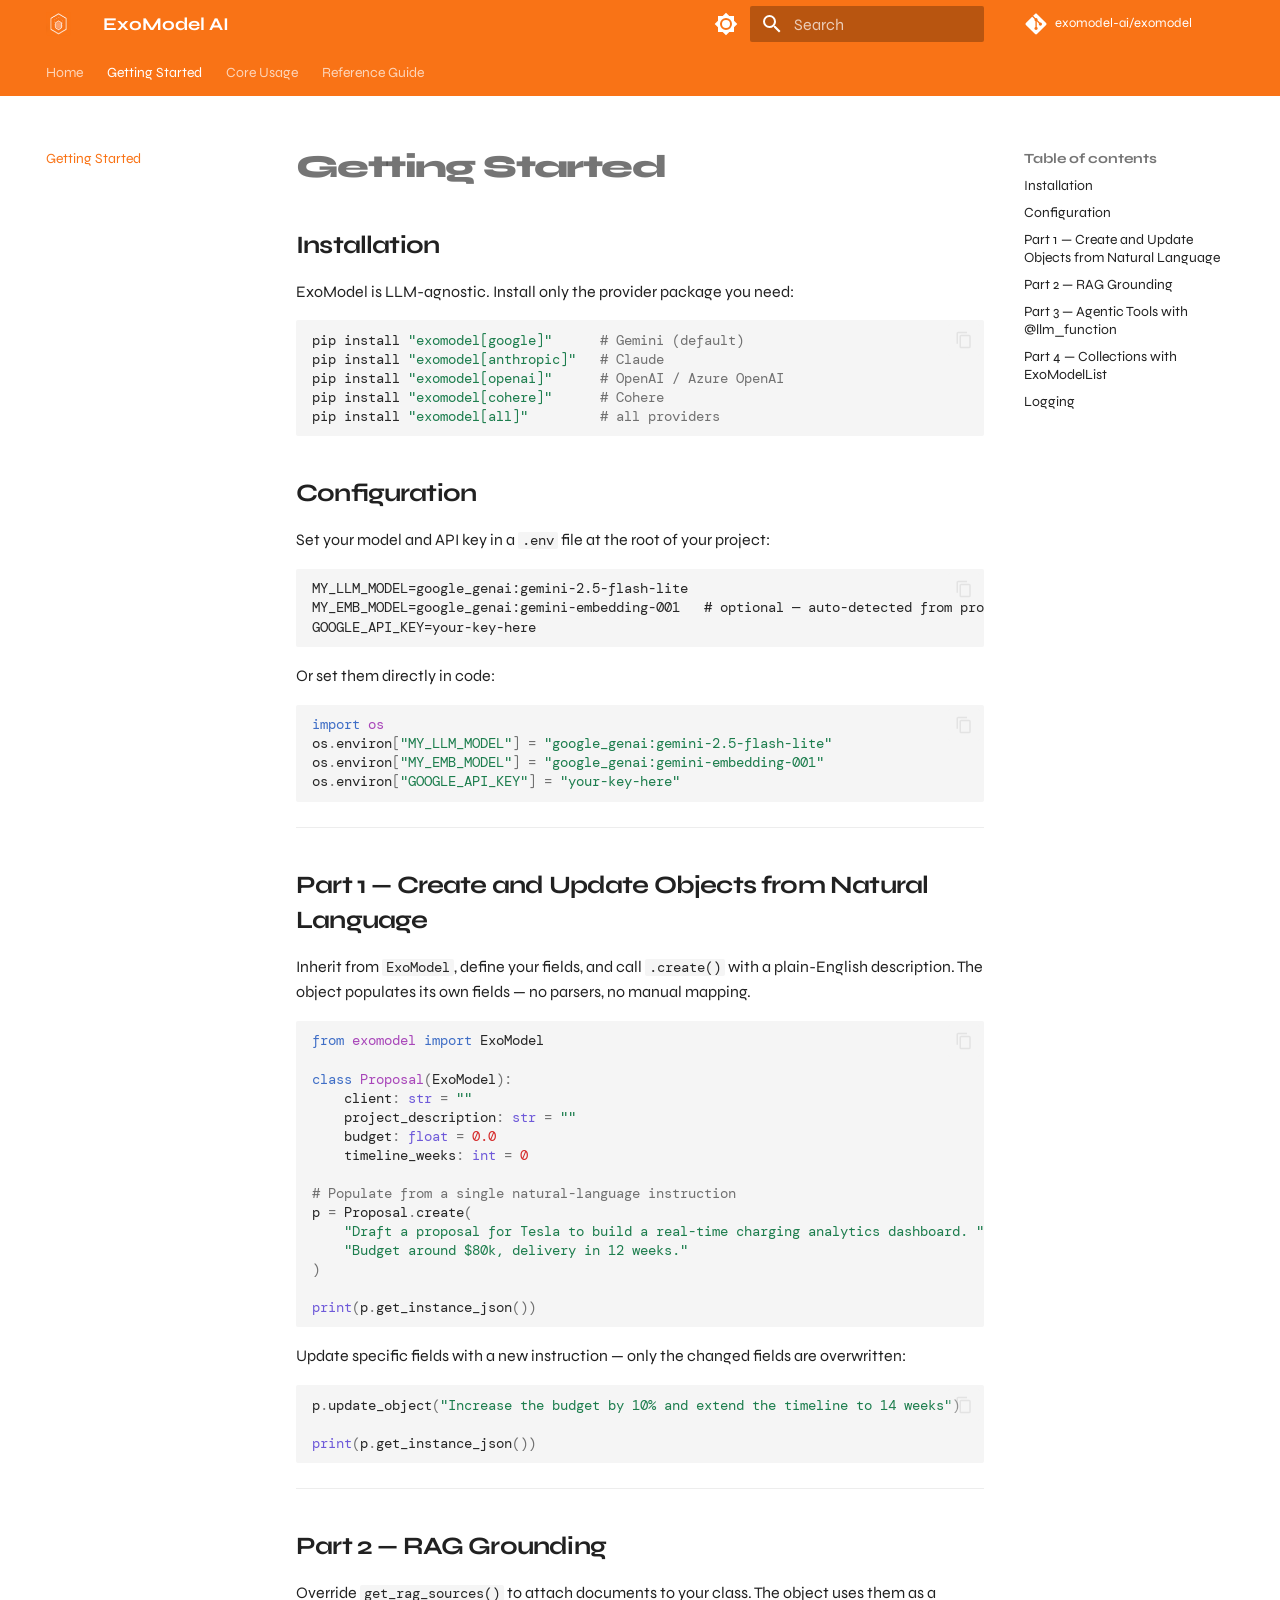
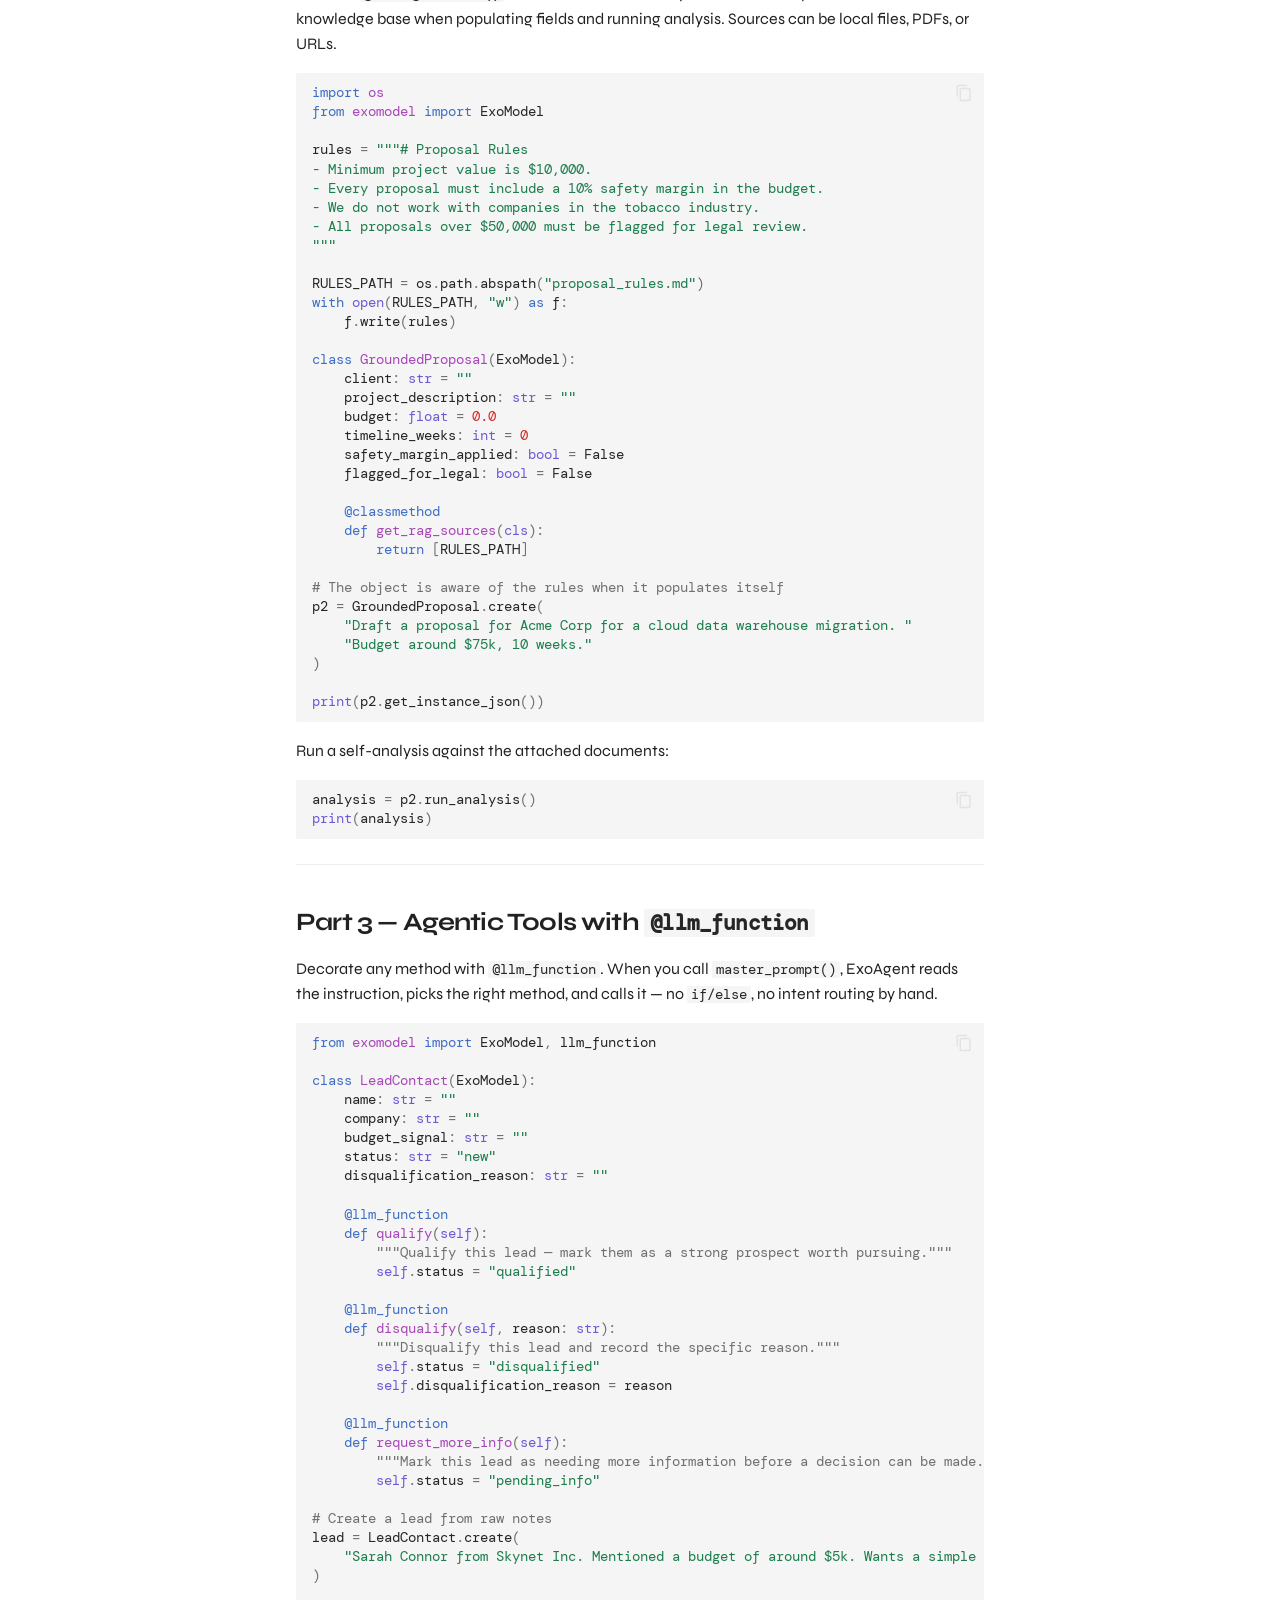
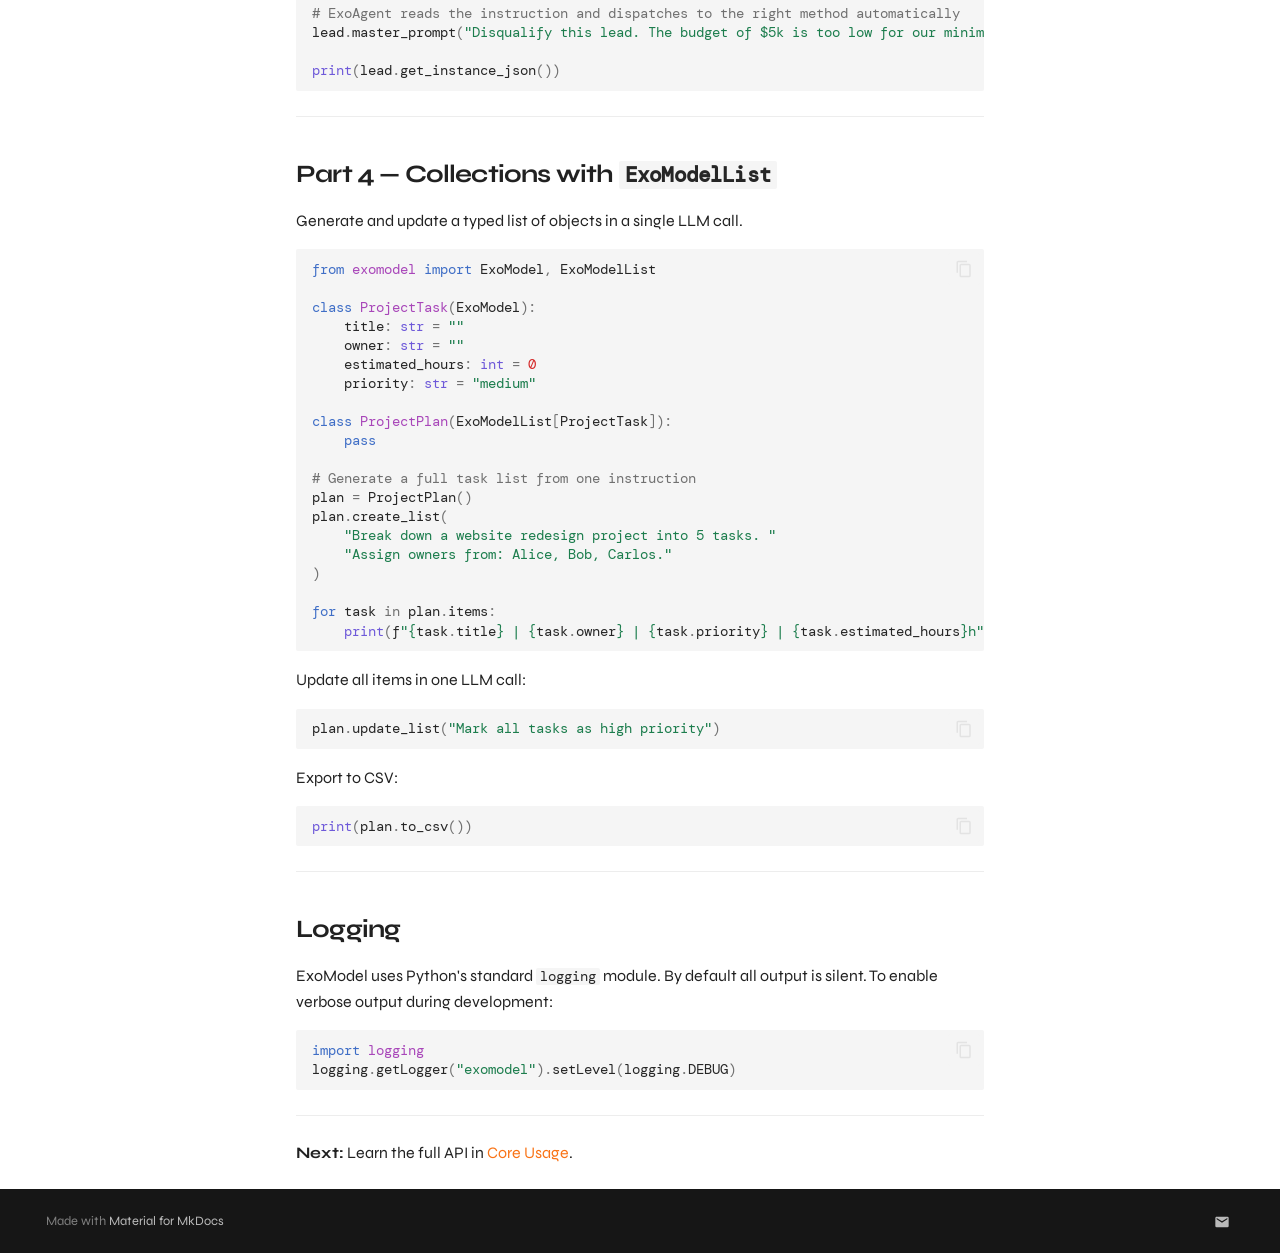
<file: getting-started/index.html>
<!doctype html>
<html lang="en" class="no-js">
  <head>
    
      <meta charset="utf-8">
      <meta name="viewport" content="width=device-width,initial-scale=1">
      
        <meta name="description" content="Object-Oriented Agentic AI Framework">
      
      
        <meta name="author" content="ExoModel Team">
      
      
        <link rel="canonical" href="https://exomodel.ai/getting-started/">
      
      
        <link rel="prev" href="..">
      
      
        <link rel="next" href="../usage/">
      
      
        
      
      
      <link rel="icon" href="../assets/logo.png">
      <meta name="generator" content="mkdocs-1.6.1, mkdocs-material-9.7.6">
    
    
      
        <title>Getting Started - ExoModel AI</title>
      
    
    
      <link rel="stylesheet" href="../assets/stylesheets/main.484c7ddc.min.css">
      
        
        <link rel="stylesheet" href="../assets/stylesheets/palette.ab4e12ef.min.css">
      
      


    
    
      
    
    
      
        
        
        <link rel="preconnect" href="https://fonts.gstatic.com" crossorigin>
        <link rel="stylesheet" href="https://fonts.googleapis.com/css?family=Syne:300,300i,400,400i,700,700i%7CDM+Mono:400,400i,700,700i&display=fallback">
        <style>:root{--md-text-font:"Syne";--md-code-font:"DM Mono"}</style>
      
    
    
      <link rel="stylesheet" href="../assets/_mkdocstrings.css">
    
      <link rel="stylesheet" href="../stylesheets/extra.css">
    
    <script>__md_scope=new URL("..",location),__md_hash=e=>[...e].reduce(((e,_)=>(e<<5)-e+_.charCodeAt(0)),0),__md_get=(e,_=localStorage,t=__md_scope)=>JSON.parse(_.getItem(t.pathname+"."+e)),__md_set=(e,_,t=localStorage,a=__md_scope)=>{try{t.setItem(a.pathname+"."+e,JSON.stringify(_))}catch(e){}}</script>
    
      
  


  
  

<script id="__analytics">function __md_analytics(){function e(){dataLayer.push(arguments)}window.dataLayer=window.dataLayer||[],e("js",new Date),e("config","G-YH6DNQ1KSZ"),document.addEventListener("DOMContentLoaded",(function(){document.forms.search&&document.forms.search.query.addEventListener("blur",(function(){this.value&&e("event","search",{search_term:this.value})}));document$.subscribe((function(){var t=document.forms.feedback;if(void 0!==t)for(var a of t.querySelectorAll("[type=submit]"))a.addEventListener("click",(function(a){a.preventDefault();var n=document.location.pathname,d=this.getAttribute("data-md-value");e("event","feedback",{page:n,data:d}),t.firstElementChild.disabled=!0;var r=t.querySelector(".md-feedback__note [data-md-value='"+d+"']");r&&(r.hidden=!1)})),t.hidden=!1})),location$.subscribe((function(t){e("config","G-YH6DNQ1KSZ",{page_path:t.pathname})}))}));var t=document.createElement("script");t.async=!0,t.src="https://www.googletagmanager.com/gtag/js?id=G-YH6DNQ1KSZ",document.getElementById("__analytics").insertAdjacentElement("afterEnd",t)}</script>
  
    <script>"undefined"!=typeof __md_analytics&&__md_analytics()</script>
  

    
    
  </head>
  
  
    
    
      
    
    
    
    
    <body dir="ltr" data-md-color-scheme="default" data-md-color-primary="custom" data-md-color-accent="custom">
  
    
    <input class="md-toggle" data-md-toggle="drawer" type="checkbox" id="__drawer" autocomplete="off">
    <input class="md-toggle" data-md-toggle="search" type="checkbox" id="__search" autocomplete="off">
    <label class="md-overlay" for="__drawer"></label>
    <div data-md-component="skip">
      
        
        <a href="#getting-started" class="md-skip">
          Skip to content
        </a>
      
    </div>
    <div data-md-component="announce">
      
    </div>
    
    
      

<header class="md-header" data-md-component="header">
  <nav class="md-header__inner md-grid" aria-label="Header">
    <a href=".." title="ExoModel AI" class="md-header__button md-logo" aria-label="ExoModel AI" data-md-component="logo">
      
  <img src="../assets/logo.png" alt="logo">

    </a>
    <label class="md-header__button md-icon" for="__drawer">
      
      <svg xmlns="http://www.w3.org/2000/svg" viewBox="0 0 24 24"><path d="M3 6h18v2H3zm0 5h18v2H3zm0 5h18v2H3z"/></svg>
    </label>
    <div class="md-header__title" data-md-component="header-title">
      <div class="md-header__ellipsis">
        <div class="md-header__topic">
          <span class="md-ellipsis">
            ExoModel AI
          </span>
        </div>
        <div class="md-header__topic" data-md-component="header-topic">
          <span class="md-ellipsis">
            
              Getting Started
            
          </span>
        </div>
      </div>
    </div>
    
      
        <form class="md-header__option" data-md-component="palette">
  
    
    
    
    <input class="md-option" data-md-color-media="(prefers-color-scheme: light)" data-md-color-scheme="default" data-md-color-primary="custom" data-md-color-accent="custom"  aria-label="Switch to dark mode"  type="radio" name="__palette" id="__palette_0">
    
      <label class="md-header__button md-icon" title="Switch to dark mode" for="__palette_1" hidden>
        <svg xmlns="http://www.w3.org/2000/svg" viewBox="0 0 24 24"><path d="M12 8a4 4 0 0 0-4 4 4 4 0 0 0 4 4 4 4 0 0 0 4-4 4 4 0 0 0-4-4m0 10a6 6 0 0 1-6-6 6 6 0 0 1 6-6 6 6 0 0 1 6 6 6 6 0 0 1-6 6m8-9.31V4h-4.69L12 .69 8.69 4H4v4.69L.69 12 4 15.31V20h4.69L12 23.31 15.31 20H20v-4.69L23.31 12z"/></svg>
      </label>
    
  
    
    
    
    <input class="md-option" data-md-color-media="(prefers-color-scheme: dark)" data-md-color-scheme="slate" data-md-color-primary="custom" data-md-color-accent="custom"  aria-label="Switch to light mode"  type="radio" name="__palette" id="__palette_1">
    
      <label class="md-header__button md-icon" title="Switch to light mode" for="__palette_0" hidden>
        <svg xmlns="http://www.w3.org/2000/svg" viewBox="0 0 24 24"><path d="M12 18c-.89 0-1.74-.2-2.5-.55C11.56 16.5 13 14.42 13 12s-1.44-4.5-3.5-5.45C10.26 6.2 11.11 6 12 6a6 6 0 0 1 6 6 6 6 0 0 1-6 6m8-9.31V4h-4.69L12 .69 8.69 4H4v4.69L.69 12 4 15.31V20h4.69L12 23.31 15.31 20H20v-4.69L23.31 12z"/></svg>
      </label>
    
  
</form>
      
    
    
      <script>var palette=__md_get("__palette");if(palette&&palette.color){if("(prefers-color-scheme)"===palette.color.media){var media=matchMedia("(prefers-color-scheme: light)"),input=document.querySelector(media.matches?"[data-md-color-media='(prefers-color-scheme: light)']":"[data-md-color-media='(prefers-color-scheme: dark)']");palette.color.media=input.getAttribute("data-md-color-media"),palette.color.scheme=input.getAttribute("data-md-color-scheme"),palette.color.primary=input.getAttribute("data-md-color-primary"),palette.color.accent=input.getAttribute("data-md-color-accent")}for(var[key,value]of Object.entries(palette.color))document.body.setAttribute("data-md-color-"+key,value)}</script>
    
    
    
      
      
        <label class="md-header__button md-icon" for="__search">
          
          <svg xmlns="http://www.w3.org/2000/svg" viewBox="0 0 24 24"><path d="M9.5 3A6.5 6.5 0 0 1 16 9.5c0 1.61-.59 3.09-1.56 4.23l.27.27h.79l5 5-1.5 1.5-5-5v-.79l-.27-.27A6.52 6.52 0 0 1 9.5 16 6.5 6.5 0 0 1 3 9.5 6.5 6.5 0 0 1 9.5 3m0 2C7 5 5 7 5 9.5S7 14 9.5 14 14 12 14 9.5 12 5 9.5 5"/></svg>
        </label>
        <div class="md-search" data-md-component="search" role="dialog">
  <label class="md-search__overlay" for="__search"></label>
  <div class="md-search__inner" role="search">
    <form class="md-search__form" name="search">
      <input type="text" class="md-search__input" name="query" aria-label="Search" placeholder="Search" autocapitalize="off" autocorrect="off" autocomplete="off" spellcheck="false" data-md-component="search-query" required>
      <label class="md-search__icon md-icon" for="__search">
        
        <svg xmlns="http://www.w3.org/2000/svg" viewBox="0 0 24 24"><path d="M9.5 3A6.5 6.5 0 0 1 16 9.5c0 1.61-.59 3.09-1.56 4.23l.27.27h.79l5 5-1.5 1.5-5-5v-.79l-.27-.27A6.52 6.52 0 0 1 9.5 16 6.5 6.5 0 0 1 3 9.5 6.5 6.5 0 0 1 9.5 3m0 2C7 5 5 7 5 9.5S7 14 9.5 14 14 12 14 9.5 12 5 9.5 5"/></svg>
        
        <svg xmlns="http://www.w3.org/2000/svg" viewBox="0 0 24 24"><path d="M20 11v2H8l5.5 5.5-1.42 1.42L4.16 12l7.92-7.92L13.5 5.5 8 11z"/></svg>
      </label>
      <nav class="md-search__options" aria-label="Search">
        
        <button type="reset" class="md-search__icon md-icon" title="Clear" aria-label="Clear" tabindex="-1">
          
          <svg xmlns="http://www.w3.org/2000/svg" viewBox="0 0 24 24"><path d="M19 6.41 17.59 5 12 10.59 6.41 5 5 6.41 10.59 12 5 17.59 6.41 19 12 13.41 17.59 19 19 17.59 13.41 12z"/></svg>
        </button>
      </nav>
      
        <div class="md-search__suggest" data-md-component="search-suggest"></div>
      
    </form>
    <div class="md-search__output">
      <div class="md-search__scrollwrap" tabindex="0" data-md-scrollfix>
        <div class="md-search-result" data-md-component="search-result">
          <div class="md-search-result__meta">
            Initializing search
          </div>
          <ol class="md-search-result__list" role="presentation"></ol>
        </div>
      </div>
    </div>
  </div>
</div>
      
    
    
      <div class="md-header__source">
        <a href="https://github.com/exomodel-ai/exomodel" title="Go to repository" class="md-source" data-md-component="source">
  <div class="md-source__icon md-icon">
    
    <svg xmlns="http://www.w3.org/2000/svg" viewBox="0 0 448 512"><!--! Font Awesome Free 7.1.0 by @fontawesome - https://fontawesome.com License - https://fontawesome.com/license/free (Icons: CC BY 4.0, Fonts: SIL OFL 1.1, Code: MIT License) Copyright 2025 Fonticons, Inc.--><path d="M439.6 236.1 244 40.5c-5.4-5.5-12.8-8.5-20.4-8.5s-15 3-20.4 8.4L162.5 81l51.5 51.5c27.1-9.1 52.7 16.8 43.4 43.7l49.7 49.7c34.2-11.8 61.2 31 35.5 56.7-26.5 26.5-70.2-2.9-56-37.3L240.3 199v121.9c25.3 12.5 22.3 41.8 9.1 55-6.4 6.4-15.2 10.1-24.3 10.1s-17.8-3.6-24.3-10.1c-17.6-17.6-11.1-46.9 11.2-56v-123c-20.8-8.5-24.6-30.7-18.6-45L142.6 101 8.5 235.1C3 240.6 0 247.9 0 255.5s3 15 8.5 20.4l195.6 195.7c5.4 5.4 12.7 8.4 20.4 8.4s15-3 20.4-8.4l194.7-194.7c5.4-5.4 8.4-12.8 8.4-20.4s-3-15-8.4-20.4"/></svg>
  </div>
  <div class="md-source__repository">
    exomodel-ai/exomodel
  </div>
</a>
      </div>
    
  </nav>
  
</header>
    
    <div class="md-container" data-md-component="container">
      
      
        
          
            
<nav class="md-tabs" aria-label="Tabs" data-md-component="tabs">
  <div class="md-grid">
    <ul class="md-tabs__list">
      
        
  
  
  
  
    <li class="md-tabs__item">
      <a href=".." class="md-tabs__link">
        
  
  
    
  
  Home

      </a>
    </li>
  

      
        
  
  
  
    
  
  
    <li class="md-tabs__item md-tabs__item--active">
      <a href="./" class="md-tabs__link">
        
  
  
    
  
  Getting Started

      </a>
    </li>
  

      
        
  
  
  
  
    <li class="md-tabs__item">
      <a href="../usage/" class="md-tabs__link">
        
  
  
    
  
  Core Usage

      </a>
    </li>
  

      
        
  
  
  
  
    <li class="md-tabs__item">
      <a href="../reference/" class="md-tabs__link">
        
  
  
    
  
  Reference Guide

      </a>
    </li>
  

      
    </ul>
  </div>
</nav>
          
        
      
      <main class="md-main" data-md-component="main">
        <div class="md-main__inner md-grid">
          
            
              
              <div class="md-sidebar md-sidebar--primary" data-md-component="sidebar" data-md-type="navigation" >
                <div class="md-sidebar__scrollwrap">
                  <div class="md-sidebar__inner">
                    


  


<nav class="md-nav md-nav--primary md-nav--lifted" aria-label="Navigation" data-md-level="0">
  <label class="md-nav__title" for="__drawer">
    <a href=".." title="ExoModel AI" class="md-nav__button md-logo" aria-label="ExoModel AI" data-md-component="logo">
      
  <img src="../assets/logo.png" alt="logo">

    </a>
    ExoModel AI
  </label>
  
    <div class="md-nav__source">
      <a href="https://github.com/exomodel-ai/exomodel" title="Go to repository" class="md-source" data-md-component="source">
  <div class="md-source__icon md-icon">
    
    <svg xmlns="http://www.w3.org/2000/svg" viewBox="0 0 448 512"><!--! Font Awesome Free 7.1.0 by @fontawesome - https://fontawesome.com License - https://fontawesome.com/license/free (Icons: CC BY 4.0, Fonts: SIL OFL 1.1, Code: MIT License) Copyright 2025 Fonticons, Inc.--><path d="M439.6 236.1 244 40.5c-5.4-5.5-12.8-8.5-20.4-8.5s-15 3-20.4 8.4L162.5 81l51.5 51.5c27.1-9.1 52.7 16.8 43.4 43.7l49.7 49.7c34.2-11.8 61.2 31 35.5 56.7-26.5 26.5-70.2-2.9-56-37.3L240.3 199v121.9c25.3 12.5 22.3 41.8 9.1 55-6.4 6.4-15.2 10.1-24.3 10.1s-17.8-3.6-24.3-10.1c-17.6-17.6-11.1-46.9 11.2-56v-123c-20.8-8.5-24.6-30.7-18.6-45L142.6 101 8.5 235.1C3 240.6 0 247.9 0 255.5s3 15 8.5 20.4l195.6 195.7c5.4 5.4 12.7 8.4 20.4 8.4s15-3 20.4-8.4l194.7-194.7c5.4-5.4 8.4-12.8 8.4-20.4s-3-15-8.4-20.4"/></svg>
  </div>
  <div class="md-source__repository">
    exomodel-ai/exomodel
  </div>
</a>
    </div>
  
  <ul class="md-nav__list" data-md-scrollfix>
    
      
      
  
  
  
  
    <li class="md-nav__item">
      <a href=".." class="md-nav__link">
        
  
  
  <span class="md-ellipsis">
    
  
    Home
  

    
  </span>
  
  

      </a>
    </li>
  

    
      
      
  
  
    
  
  
  
    <li class="md-nav__item md-nav__item--active">
      
      <input class="md-nav__toggle md-toggle" type="checkbox" id="__toc">
      
      
        
      
      
        <label class="md-nav__link md-nav__link--active" for="__toc">
          
  
  
  <span class="md-ellipsis">
    
  
    Getting Started
  

    
  </span>
  
  

          <span class="md-nav__icon md-icon"></span>
        </label>
      
      <a href="./" class="md-nav__link md-nav__link--active">
        
  
  
  <span class="md-ellipsis">
    
  
    Getting Started
  

    
  </span>
  
  

      </a>
      
        

<nav class="md-nav md-nav--secondary" aria-label="Table of contents">
  
  
  
    
  
  
    <label class="md-nav__title" for="__toc">
      <span class="md-nav__icon md-icon"></span>
      Table of contents
    </label>
    <ul class="md-nav__list" data-md-component="toc" data-md-scrollfix>
      
        <li class="md-nav__item">
  <a href="#installation" class="md-nav__link">
    <span class="md-ellipsis">
      
        Installation
      
    </span>
  </a>
  
</li>
      
        <li class="md-nav__item">
  <a href="#configuration" class="md-nav__link">
    <span class="md-ellipsis">
      
        Configuration
      
    </span>
  </a>
  
</li>
      
        <li class="md-nav__item">
  <a href="#part-1-create-and-update-objects-from-natural-language" class="md-nav__link">
    <span class="md-ellipsis">
      
        Part 1 — Create and Update Objects from Natural Language
      
    </span>
  </a>
  
</li>
      
        <li class="md-nav__item">
  <a href="#part-2-rag-grounding" class="md-nav__link">
    <span class="md-ellipsis">
      
        Part 2 — RAG Grounding
      
    </span>
  </a>
  
</li>
      
        <li class="md-nav__item">
  <a href="#part-3-agentic-tools-with-llm_function" class="md-nav__link">
    <span class="md-ellipsis">
      
        Part 3 — Agentic Tools with @llm_function
      
    </span>
  </a>
  
</li>
      
        <li class="md-nav__item">
  <a href="#part-4-collections-with-exomodellist" class="md-nav__link">
    <span class="md-ellipsis">
      
        Part 4 — Collections with ExoModelList
      
    </span>
  </a>
  
</li>
      
        <li class="md-nav__item">
  <a href="#logging" class="md-nav__link">
    <span class="md-ellipsis">
      
        Logging
      
    </span>
  </a>
  
</li>
      
    </ul>
  
</nav>
      
    </li>
  

    
      
      
  
  
  
  
    <li class="md-nav__item">
      <a href="../usage/" class="md-nav__link">
        
  
  
  <span class="md-ellipsis">
    
  
    Core Usage
  

    
  </span>
  
  

      </a>
    </li>
  

    
      
      
  
  
  
  
    <li class="md-nav__item">
      <a href="../reference/" class="md-nav__link">
        
  
  
  <span class="md-ellipsis">
    
  
    Reference Guide
  

    
  </span>
  
  

      </a>
    </li>
  

    
  </ul>
</nav>
                  </div>
                </div>
              </div>
            
            
              
              <div class="md-sidebar md-sidebar--secondary" data-md-component="sidebar" data-md-type="toc" >
                <div class="md-sidebar__scrollwrap">
                  <div class="md-sidebar__inner">
                    

<nav class="md-nav md-nav--secondary" aria-label="Table of contents">
  
  
  
    
  
  
    <label class="md-nav__title" for="__toc">
      <span class="md-nav__icon md-icon"></span>
      Table of contents
    </label>
    <ul class="md-nav__list" data-md-component="toc" data-md-scrollfix>
      
        <li class="md-nav__item">
  <a href="#installation" class="md-nav__link">
    <span class="md-ellipsis">
      
        Installation
      
    </span>
  </a>
  
</li>
      
        <li class="md-nav__item">
  <a href="#configuration" class="md-nav__link">
    <span class="md-ellipsis">
      
        Configuration
      
    </span>
  </a>
  
</li>
      
        <li class="md-nav__item">
  <a href="#part-1-create-and-update-objects-from-natural-language" class="md-nav__link">
    <span class="md-ellipsis">
      
        Part 1 — Create and Update Objects from Natural Language
      
    </span>
  </a>
  
</li>
      
        <li class="md-nav__item">
  <a href="#part-2-rag-grounding" class="md-nav__link">
    <span class="md-ellipsis">
      
        Part 2 — RAG Grounding
      
    </span>
  </a>
  
</li>
      
        <li class="md-nav__item">
  <a href="#part-3-agentic-tools-with-llm_function" class="md-nav__link">
    <span class="md-ellipsis">
      
        Part 3 — Agentic Tools with @llm_function
      
    </span>
  </a>
  
</li>
      
        <li class="md-nav__item">
  <a href="#part-4-collections-with-exomodellist" class="md-nav__link">
    <span class="md-ellipsis">
      
        Part 4 — Collections with ExoModelList
      
    </span>
  </a>
  
</li>
      
        <li class="md-nav__item">
  <a href="#logging" class="md-nav__link">
    <span class="md-ellipsis">
      
        Logging
      
    </span>
  </a>
  
</li>
      
    </ul>
  
</nav>
                  </div>
                </div>
              </div>
            
          
          
            <div class="md-content" data-md-component="content">
              
              <article class="md-content__inner md-typeset">
                
                  


  
  


<h1 id="getting-started">Getting Started</h1>
<h2 id="installation">Installation</h2>
<p>ExoModel is LLM-agnostic. Install only the provider package you need:</p>
<div class="highlight"><pre><span></span><code><a id="__codelineno-0-1" name="__codelineno-0-1" href="#__codelineno-0-1"></a>pip<span class="w"> </span>install<span class="w"> </span><span class="s2">&quot;exomodel[google]&quot;</span><span class="w">      </span><span class="c1"># Gemini (default)</span>
<a id="__codelineno-0-2" name="__codelineno-0-2" href="#__codelineno-0-2"></a>pip<span class="w"> </span>install<span class="w"> </span><span class="s2">&quot;exomodel[anthropic]&quot;</span><span class="w">   </span><span class="c1"># Claude</span>
<a id="__codelineno-0-3" name="__codelineno-0-3" href="#__codelineno-0-3"></a>pip<span class="w"> </span>install<span class="w"> </span><span class="s2">&quot;exomodel[openai]&quot;</span><span class="w">      </span><span class="c1"># OpenAI / Azure OpenAI</span>
<a id="__codelineno-0-4" name="__codelineno-0-4" href="#__codelineno-0-4"></a>pip<span class="w"> </span>install<span class="w"> </span><span class="s2">&quot;exomodel[cohere]&quot;</span><span class="w">      </span><span class="c1"># Cohere</span>
<a id="__codelineno-0-5" name="__codelineno-0-5" href="#__codelineno-0-5"></a>pip<span class="w"> </span>install<span class="w"> </span><span class="s2">&quot;exomodel[all]&quot;</span><span class="w">         </span><span class="c1"># all providers</span>
</code></pre></div>
<h2 id="configuration">Configuration</h2>
<p>Set your model and API key in a <code>.env</code> file at the root of your project:</p>
<div class="highlight"><pre><span></span><code><a id="__codelineno-1-1" name="__codelineno-1-1" href="#__codelineno-1-1"></a>MY_LLM_MODEL=google_genai:gemini-2.5-flash-lite
<a id="__codelineno-1-2" name="__codelineno-1-2" href="#__codelineno-1-2"></a>MY_EMB_MODEL=google_genai:gemini-embedding-001   # optional — auto-detected from provider
<a id="__codelineno-1-3" name="__codelineno-1-3" href="#__codelineno-1-3"></a>GOOGLE_API_KEY=your-key-here
</code></pre></div>
<p>Or set them directly in code:</p>
<div class="highlight"><pre><span></span><code><a id="__codelineno-2-1" name="__codelineno-2-1" href="#__codelineno-2-1"></a><span class="kn">import</span><span class="w"> </span><span class="nn">os</span>
<a id="__codelineno-2-2" name="__codelineno-2-2" href="#__codelineno-2-2"></a><span class="n">os</span><span class="o">.</span><span class="n">environ</span><span class="p">[</span><span class="s2">&quot;MY_LLM_MODEL&quot;</span><span class="p">]</span> <span class="o">=</span> <span class="s2">&quot;google_genai:gemini-2.5-flash-lite&quot;</span>
<a id="__codelineno-2-3" name="__codelineno-2-3" href="#__codelineno-2-3"></a><span class="n">os</span><span class="o">.</span><span class="n">environ</span><span class="p">[</span><span class="s2">&quot;MY_EMB_MODEL&quot;</span><span class="p">]</span> <span class="o">=</span> <span class="s2">&quot;google_genai:gemini-embedding-001&quot;</span>
<a id="__codelineno-2-4" name="__codelineno-2-4" href="#__codelineno-2-4"></a><span class="n">os</span><span class="o">.</span><span class="n">environ</span><span class="p">[</span><span class="s2">&quot;GOOGLE_API_KEY&quot;</span><span class="p">]</span> <span class="o">=</span> <span class="s2">&quot;your-key-here&quot;</span>
</code></pre></div>
<hr />
<h2 id="part-1-create-and-update-objects-from-natural-language">Part 1 — Create and Update Objects from Natural Language</h2>
<p>Inherit from <code>ExoModel</code>, define your fields, and call <code>.create()</code> with a plain-English description.
The object populates its own fields — no parsers, no manual mapping.</p>
<div class="highlight"><pre><span></span><code><a id="__codelineno-3-1" name="__codelineno-3-1" href="#__codelineno-3-1"></a><span class="kn">from</span><span class="w"> </span><span class="nn">exomodel</span><span class="w"> </span><span class="kn">import</span> <span class="n">ExoModel</span>
<a id="__codelineno-3-2" name="__codelineno-3-2" href="#__codelineno-3-2"></a>
<a id="__codelineno-3-3" name="__codelineno-3-3" href="#__codelineno-3-3"></a><span class="k">class</span><span class="w"> </span><span class="nc">Proposal</span><span class="p">(</span><span class="n">ExoModel</span><span class="p">):</span>
<a id="__codelineno-3-4" name="__codelineno-3-4" href="#__codelineno-3-4"></a>    <span class="n">client</span><span class="p">:</span> <span class="nb">str</span> <span class="o">=</span> <span class="s2">&quot;&quot;</span>
<a id="__codelineno-3-5" name="__codelineno-3-5" href="#__codelineno-3-5"></a>    <span class="n">project_description</span><span class="p">:</span> <span class="nb">str</span> <span class="o">=</span> <span class="s2">&quot;&quot;</span>
<a id="__codelineno-3-6" name="__codelineno-3-6" href="#__codelineno-3-6"></a>    <span class="n">budget</span><span class="p">:</span> <span class="nb">float</span> <span class="o">=</span> <span class="mf">0.0</span>
<a id="__codelineno-3-7" name="__codelineno-3-7" href="#__codelineno-3-7"></a>    <span class="n">timeline_weeks</span><span class="p">:</span> <span class="nb">int</span> <span class="o">=</span> <span class="mi">0</span>
<a id="__codelineno-3-8" name="__codelineno-3-8" href="#__codelineno-3-8"></a>
<a id="__codelineno-3-9" name="__codelineno-3-9" href="#__codelineno-3-9"></a><span class="c1"># Populate from a single natural-language instruction</span>
<a id="__codelineno-3-10" name="__codelineno-3-10" href="#__codelineno-3-10"></a><span class="n">p</span> <span class="o">=</span> <span class="n">Proposal</span><span class="o">.</span><span class="n">create</span><span class="p">(</span>
<a id="__codelineno-3-11" name="__codelineno-3-11" href="#__codelineno-3-11"></a>    <span class="s2">&quot;Draft a proposal for Tesla to build a real-time charging analytics dashboard. &quot;</span>
<a id="__codelineno-3-12" name="__codelineno-3-12" href="#__codelineno-3-12"></a>    <span class="s2">&quot;Budget around $80k, delivery in 12 weeks.&quot;</span>
<a id="__codelineno-3-13" name="__codelineno-3-13" href="#__codelineno-3-13"></a><span class="p">)</span>
<a id="__codelineno-3-14" name="__codelineno-3-14" href="#__codelineno-3-14"></a>
<a id="__codelineno-3-15" name="__codelineno-3-15" href="#__codelineno-3-15"></a><span class="nb">print</span><span class="p">(</span><span class="n">p</span><span class="o">.</span><span class="n">get_instance_json</span><span class="p">())</span>
</code></pre></div>
<p>Update specific fields with a new instruction — only the changed fields are overwritten:</p>
<div class="highlight"><pre><span></span><code><a id="__codelineno-4-1" name="__codelineno-4-1" href="#__codelineno-4-1"></a><span class="n">p</span><span class="o">.</span><span class="n">update_object</span><span class="p">(</span><span class="s2">&quot;Increase the budget by 10</span><span class="si">% a</span><span class="s2">nd extend the timeline to 14 weeks&quot;</span><span class="p">)</span>
<a id="__codelineno-4-2" name="__codelineno-4-2" href="#__codelineno-4-2"></a>
<a id="__codelineno-4-3" name="__codelineno-4-3" href="#__codelineno-4-3"></a><span class="nb">print</span><span class="p">(</span><span class="n">p</span><span class="o">.</span><span class="n">get_instance_json</span><span class="p">())</span>
</code></pre></div>
<hr />
<h2 id="part-2-rag-grounding">Part 2 — RAG Grounding</h2>
<p>Override <code>get_rag_sources()</code> to attach documents to your class.
The object uses them as a knowledge base when populating fields and running analysis.
Sources can be local files, PDFs, or URLs.</p>
<div class="highlight"><pre><span></span><code><a id="__codelineno-5-1" name="__codelineno-5-1" href="#__codelineno-5-1"></a><span class="kn">import</span><span class="w"> </span><span class="nn">os</span>
<a id="__codelineno-5-2" name="__codelineno-5-2" href="#__codelineno-5-2"></a><span class="kn">from</span><span class="w"> </span><span class="nn">exomodel</span><span class="w"> </span><span class="kn">import</span> <span class="n">ExoModel</span>
<a id="__codelineno-5-3" name="__codelineno-5-3" href="#__codelineno-5-3"></a>
<a id="__codelineno-5-4" name="__codelineno-5-4" href="#__codelineno-5-4"></a><span class="n">rules</span> <span class="o">=</span> <span class="s2">&quot;&quot;&quot;# Proposal Rules</span>
<a id="__codelineno-5-5" name="__codelineno-5-5" href="#__codelineno-5-5"></a><span class="s2">- Minimum project value is $10,000.</span>
<a id="__codelineno-5-6" name="__codelineno-5-6" href="#__codelineno-5-6"></a><span class="s2">- Every proposal must include a 10</span><span class="si">% s</span><span class="s2">afety margin in the budget.</span>
<a id="__codelineno-5-7" name="__codelineno-5-7" href="#__codelineno-5-7"></a><span class="s2">- We do not work with companies in the tobacco industry.</span>
<a id="__codelineno-5-8" name="__codelineno-5-8" href="#__codelineno-5-8"></a><span class="s2">- All proposals over $50,000 must be flagged for legal review.</span>
<a id="__codelineno-5-9" name="__codelineno-5-9" href="#__codelineno-5-9"></a><span class="s2">&quot;&quot;&quot;</span>
<a id="__codelineno-5-10" name="__codelineno-5-10" href="#__codelineno-5-10"></a>
<a id="__codelineno-5-11" name="__codelineno-5-11" href="#__codelineno-5-11"></a><span class="n">RULES_PATH</span> <span class="o">=</span> <span class="n">os</span><span class="o">.</span><span class="n">path</span><span class="o">.</span><span class="n">abspath</span><span class="p">(</span><span class="s2">&quot;proposal_rules.md&quot;</span><span class="p">)</span>
<a id="__codelineno-5-12" name="__codelineno-5-12" href="#__codelineno-5-12"></a><span class="k">with</span> <span class="nb">open</span><span class="p">(</span><span class="n">RULES_PATH</span><span class="p">,</span> <span class="s2">&quot;w&quot;</span><span class="p">)</span> <span class="k">as</span> <span class="n">f</span><span class="p">:</span>
<a id="__codelineno-5-13" name="__codelineno-5-13" href="#__codelineno-5-13"></a>    <span class="n">f</span><span class="o">.</span><span class="n">write</span><span class="p">(</span><span class="n">rules</span><span class="p">)</span>
<a id="__codelineno-5-14" name="__codelineno-5-14" href="#__codelineno-5-14"></a>
<a id="__codelineno-5-15" name="__codelineno-5-15" href="#__codelineno-5-15"></a><span class="k">class</span><span class="w"> </span><span class="nc">GroundedProposal</span><span class="p">(</span><span class="n">ExoModel</span><span class="p">):</span>
<a id="__codelineno-5-16" name="__codelineno-5-16" href="#__codelineno-5-16"></a>    <span class="n">client</span><span class="p">:</span> <span class="nb">str</span> <span class="o">=</span> <span class="s2">&quot;&quot;</span>
<a id="__codelineno-5-17" name="__codelineno-5-17" href="#__codelineno-5-17"></a>    <span class="n">project_description</span><span class="p">:</span> <span class="nb">str</span> <span class="o">=</span> <span class="s2">&quot;&quot;</span>
<a id="__codelineno-5-18" name="__codelineno-5-18" href="#__codelineno-5-18"></a>    <span class="n">budget</span><span class="p">:</span> <span class="nb">float</span> <span class="o">=</span> <span class="mf">0.0</span>
<a id="__codelineno-5-19" name="__codelineno-5-19" href="#__codelineno-5-19"></a>    <span class="n">timeline_weeks</span><span class="p">:</span> <span class="nb">int</span> <span class="o">=</span> <span class="mi">0</span>
<a id="__codelineno-5-20" name="__codelineno-5-20" href="#__codelineno-5-20"></a>    <span class="n">safety_margin_applied</span><span class="p">:</span> <span class="nb">bool</span> <span class="o">=</span> <span class="kc">False</span>
<a id="__codelineno-5-21" name="__codelineno-5-21" href="#__codelineno-5-21"></a>    <span class="n">flagged_for_legal</span><span class="p">:</span> <span class="nb">bool</span> <span class="o">=</span> <span class="kc">False</span>
<a id="__codelineno-5-22" name="__codelineno-5-22" href="#__codelineno-5-22"></a>
<a id="__codelineno-5-23" name="__codelineno-5-23" href="#__codelineno-5-23"></a>    <span class="nd">@classmethod</span>
<a id="__codelineno-5-24" name="__codelineno-5-24" href="#__codelineno-5-24"></a>    <span class="k">def</span><span class="w"> </span><span class="nf">get_rag_sources</span><span class="p">(</span><span class="bp">cls</span><span class="p">):</span>
<a id="__codelineno-5-25" name="__codelineno-5-25" href="#__codelineno-5-25"></a>        <span class="k">return</span> <span class="p">[</span><span class="n">RULES_PATH</span><span class="p">]</span>
<a id="__codelineno-5-26" name="__codelineno-5-26" href="#__codelineno-5-26"></a>
<a id="__codelineno-5-27" name="__codelineno-5-27" href="#__codelineno-5-27"></a><span class="c1"># The object is aware of the rules when it populates itself</span>
<a id="__codelineno-5-28" name="__codelineno-5-28" href="#__codelineno-5-28"></a><span class="n">p2</span> <span class="o">=</span> <span class="n">GroundedProposal</span><span class="o">.</span><span class="n">create</span><span class="p">(</span>
<a id="__codelineno-5-29" name="__codelineno-5-29" href="#__codelineno-5-29"></a>    <span class="s2">&quot;Draft a proposal for Acme Corp for a cloud data warehouse migration. &quot;</span>
<a id="__codelineno-5-30" name="__codelineno-5-30" href="#__codelineno-5-30"></a>    <span class="s2">&quot;Budget around $75k, 10 weeks.&quot;</span>
<a id="__codelineno-5-31" name="__codelineno-5-31" href="#__codelineno-5-31"></a><span class="p">)</span>
<a id="__codelineno-5-32" name="__codelineno-5-32" href="#__codelineno-5-32"></a>
<a id="__codelineno-5-33" name="__codelineno-5-33" href="#__codelineno-5-33"></a><span class="nb">print</span><span class="p">(</span><span class="n">p2</span><span class="o">.</span><span class="n">get_instance_json</span><span class="p">())</span>
</code></pre></div>
<p>Run a self-analysis against the attached documents:</p>
<div class="highlight"><pre><span></span><code><a id="__codelineno-6-1" name="__codelineno-6-1" href="#__codelineno-6-1"></a><span class="n">analysis</span> <span class="o">=</span> <span class="n">p2</span><span class="o">.</span><span class="n">run_analysis</span><span class="p">()</span>
<a id="__codelineno-6-2" name="__codelineno-6-2" href="#__codelineno-6-2"></a><span class="nb">print</span><span class="p">(</span><span class="n">analysis</span><span class="p">)</span>
</code></pre></div>
<hr />
<h2 id="part-3-agentic-tools-with-llm_function">Part 3 — Agentic Tools with <code>@llm_function</code></h2>
<p>Decorate any method with <code>@llm_function</code>. When you call <code>master_prompt()</code>,
ExoAgent reads the instruction, picks the right method, and calls it —
no <code>if/else</code>, no intent routing by hand.</p>
<div class="highlight"><pre><span></span><code><a id="__codelineno-7-1" name="__codelineno-7-1" href="#__codelineno-7-1"></a><span class="kn">from</span><span class="w"> </span><span class="nn">exomodel</span><span class="w"> </span><span class="kn">import</span> <span class="n">ExoModel</span><span class="p">,</span> <span class="n">llm_function</span>
<a id="__codelineno-7-2" name="__codelineno-7-2" href="#__codelineno-7-2"></a>
<a id="__codelineno-7-3" name="__codelineno-7-3" href="#__codelineno-7-3"></a><span class="k">class</span><span class="w"> </span><span class="nc">LeadContact</span><span class="p">(</span><span class="n">ExoModel</span><span class="p">):</span>
<a id="__codelineno-7-4" name="__codelineno-7-4" href="#__codelineno-7-4"></a>    <span class="n">name</span><span class="p">:</span> <span class="nb">str</span> <span class="o">=</span> <span class="s2">&quot;&quot;</span>
<a id="__codelineno-7-5" name="__codelineno-7-5" href="#__codelineno-7-5"></a>    <span class="n">company</span><span class="p">:</span> <span class="nb">str</span> <span class="o">=</span> <span class="s2">&quot;&quot;</span>
<a id="__codelineno-7-6" name="__codelineno-7-6" href="#__codelineno-7-6"></a>    <span class="n">budget_signal</span><span class="p">:</span> <span class="nb">str</span> <span class="o">=</span> <span class="s2">&quot;&quot;</span>
<a id="__codelineno-7-7" name="__codelineno-7-7" href="#__codelineno-7-7"></a>    <span class="n">status</span><span class="p">:</span> <span class="nb">str</span> <span class="o">=</span> <span class="s2">&quot;new&quot;</span>
<a id="__codelineno-7-8" name="__codelineno-7-8" href="#__codelineno-7-8"></a>    <span class="n">disqualification_reason</span><span class="p">:</span> <span class="nb">str</span> <span class="o">=</span> <span class="s2">&quot;&quot;</span>
<a id="__codelineno-7-9" name="__codelineno-7-9" href="#__codelineno-7-9"></a>
<a id="__codelineno-7-10" name="__codelineno-7-10" href="#__codelineno-7-10"></a>    <span class="nd">@llm_function</span>
<a id="__codelineno-7-11" name="__codelineno-7-11" href="#__codelineno-7-11"></a>    <span class="k">def</span><span class="w"> </span><span class="nf">qualify</span><span class="p">(</span><span class="bp">self</span><span class="p">):</span>
<a id="__codelineno-7-12" name="__codelineno-7-12" href="#__codelineno-7-12"></a><span class="w">        </span><span class="sd">&quot;&quot;&quot;Qualify this lead — mark them as a strong prospect worth pursuing.&quot;&quot;&quot;</span>
<a id="__codelineno-7-13" name="__codelineno-7-13" href="#__codelineno-7-13"></a>        <span class="bp">self</span><span class="o">.</span><span class="n">status</span> <span class="o">=</span> <span class="s2">&quot;qualified&quot;</span>
<a id="__codelineno-7-14" name="__codelineno-7-14" href="#__codelineno-7-14"></a>
<a id="__codelineno-7-15" name="__codelineno-7-15" href="#__codelineno-7-15"></a>    <span class="nd">@llm_function</span>
<a id="__codelineno-7-16" name="__codelineno-7-16" href="#__codelineno-7-16"></a>    <span class="k">def</span><span class="w"> </span><span class="nf">disqualify</span><span class="p">(</span><span class="bp">self</span><span class="p">,</span> <span class="n">reason</span><span class="p">:</span> <span class="nb">str</span><span class="p">):</span>
<a id="__codelineno-7-17" name="__codelineno-7-17" href="#__codelineno-7-17"></a><span class="w">        </span><span class="sd">&quot;&quot;&quot;Disqualify this lead and record the specific reason.&quot;&quot;&quot;</span>
<a id="__codelineno-7-18" name="__codelineno-7-18" href="#__codelineno-7-18"></a>        <span class="bp">self</span><span class="o">.</span><span class="n">status</span> <span class="o">=</span> <span class="s2">&quot;disqualified&quot;</span>
<a id="__codelineno-7-19" name="__codelineno-7-19" href="#__codelineno-7-19"></a>        <span class="bp">self</span><span class="o">.</span><span class="n">disqualification_reason</span> <span class="o">=</span> <span class="n">reason</span>
<a id="__codelineno-7-20" name="__codelineno-7-20" href="#__codelineno-7-20"></a>
<a id="__codelineno-7-21" name="__codelineno-7-21" href="#__codelineno-7-21"></a>    <span class="nd">@llm_function</span>
<a id="__codelineno-7-22" name="__codelineno-7-22" href="#__codelineno-7-22"></a>    <span class="k">def</span><span class="w"> </span><span class="nf">request_more_info</span><span class="p">(</span><span class="bp">self</span><span class="p">):</span>
<a id="__codelineno-7-23" name="__codelineno-7-23" href="#__codelineno-7-23"></a><span class="w">        </span><span class="sd">&quot;&quot;&quot;Mark this lead as needing more information before a decision can be made.&quot;&quot;&quot;</span>
<a id="__codelineno-7-24" name="__codelineno-7-24" href="#__codelineno-7-24"></a>        <span class="bp">self</span><span class="o">.</span><span class="n">status</span> <span class="o">=</span> <span class="s2">&quot;pending_info&quot;</span>
<a id="__codelineno-7-25" name="__codelineno-7-25" href="#__codelineno-7-25"></a>
<a id="__codelineno-7-26" name="__codelineno-7-26" href="#__codelineno-7-26"></a><span class="c1"># Create a lead from raw notes</span>
<a id="__codelineno-7-27" name="__codelineno-7-27" href="#__codelineno-7-27"></a><span class="n">lead</span> <span class="o">=</span> <span class="n">LeadContact</span><span class="o">.</span><span class="n">create</span><span class="p">(</span>
<a id="__codelineno-7-28" name="__codelineno-7-28" href="#__codelineno-7-28"></a>    <span class="s2">&quot;Sarah Connor from Skynet Inc. Mentioned a budget of around $5k. Wants a simple brochure site.&quot;</span>
<a id="__codelineno-7-29" name="__codelineno-7-29" href="#__codelineno-7-29"></a><span class="p">)</span>
<a id="__codelineno-7-30" name="__codelineno-7-30" href="#__codelineno-7-30"></a>
<a id="__codelineno-7-31" name="__codelineno-7-31" href="#__codelineno-7-31"></a><span class="c1"># ExoAgent reads the instruction and dispatches to the right method automatically</span>
<a id="__codelineno-7-32" name="__codelineno-7-32" href="#__codelineno-7-32"></a><span class="n">lead</span><span class="o">.</span><span class="n">master_prompt</span><span class="p">(</span><span class="s2">&quot;Disqualify this lead. The budget of $5k is too low for our minimum project value.&quot;</span><span class="p">)</span>
<a id="__codelineno-7-33" name="__codelineno-7-33" href="#__codelineno-7-33"></a>
<a id="__codelineno-7-34" name="__codelineno-7-34" href="#__codelineno-7-34"></a><span class="nb">print</span><span class="p">(</span><span class="n">lead</span><span class="o">.</span><span class="n">get_instance_json</span><span class="p">())</span>
</code></pre></div>
<hr />
<h2 id="part-4-collections-with-exomodellist">Part 4 — Collections with <code>ExoModelList</code></h2>
<p>Generate and update a typed list of objects in a single LLM call.</p>
<div class="highlight"><pre><span></span><code><a id="__codelineno-8-1" name="__codelineno-8-1" href="#__codelineno-8-1"></a><span class="kn">from</span><span class="w"> </span><span class="nn">exomodel</span><span class="w"> </span><span class="kn">import</span> <span class="n">ExoModel</span><span class="p">,</span> <span class="n">ExoModelList</span>
<a id="__codelineno-8-2" name="__codelineno-8-2" href="#__codelineno-8-2"></a>
<a id="__codelineno-8-3" name="__codelineno-8-3" href="#__codelineno-8-3"></a><span class="k">class</span><span class="w"> </span><span class="nc">ProjectTask</span><span class="p">(</span><span class="n">ExoModel</span><span class="p">):</span>
<a id="__codelineno-8-4" name="__codelineno-8-4" href="#__codelineno-8-4"></a>    <span class="n">title</span><span class="p">:</span> <span class="nb">str</span> <span class="o">=</span> <span class="s2">&quot;&quot;</span>
<a id="__codelineno-8-5" name="__codelineno-8-5" href="#__codelineno-8-5"></a>    <span class="n">owner</span><span class="p">:</span> <span class="nb">str</span> <span class="o">=</span> <span class="s2">&quot;&quot;</span>
<a id="__codelineno-8-6" name="__codelineno-8-6" href="#__codelineno-8-6"></a>    <span class="n">estimated_hours</span><span class="p">:</span> <span class="nb">int</span> <span class="o">=</span> <span class="mi">0</span>
<a id="__codelineno-8-7" name="__codelineno-8-7" href="#__codelineno-8-7"></a>    <span class="n">priority</span><span class="p">:</span> <span class="nb">str</span> <span class="o">=</span> <span class="s2">&quot;medium&quot;</span>
<a id="__codelineno-8-8" name="__codelineno-8-8" href="#__codelineno-8-8"></a>
<a id="__codelineno-8-9" name="__codelineno-8-9" href="#__codelineno-8-9"></a><span class="k">class</span><span class="w"> </span><span class="nc">ProjectPlan</span><span class="p">(</span><span class="n">ExoModelList</span><span class="p">[</span><span class="n">ProjectTask</span><span class="p">]):</span>
<a id="__codelineno-8-10" name="__codelineno-8-10" href="#__codelineno-8-10"></a>    <span class="k">pass</span>
<a id="__codelineno-8-11" name="__codelineno-8-11" href="#__codelineno-8-11"></a>
<a id="__codelineno-8-12" name="__codelineno-8-12" href="#__codelineno-8-12"></a><span class="c1"># Generate a full task list from one instruction</span>
<a id="__codelineno-8-13" name="__codelineno-8-13" href="#__codelineno-8-13"></a><span class="n">plan</span> <span class="o">=</span> <span class="n">ProjectPlan</span><span class="p">()</span>
<a id="__codelineno-8-14" name="__codelineno-8-14" href="#__codelineno-8-14"></a><span class="n">plan</span><span class="o">.</span><span class="n">create_list</span><span class="p">(</span>
<a id="__codelineno-8-15" name="__codelineno-8-15" href="#__codelineno-8-15"></a>    <span class="s2">&quot;Break down a website redesign project into 5 tasks. &quot;</span>
<a id="__codelineno-8-16" name="__codelineno-8-16" href="#__codelineno-8-16"></a>    <span class="s2">&quot;Assign owners from: Alice, Bob, Carlos.&quot;</span>
<a id="__codelineno-8-17" name="__codelineno-8-17" href="#__codelineno-8-17"></a><span class="p">)</span>
<a id="__codelineno-8-18" name="__codelineno-8-18" href="#__codelineno-8-18"></a>
<a id="__codelineno-8-19" name="__codelineno-8-19" href="#__codelineno-8-19"></a><span class="k">for</span> <span class="n">task</span> <span class="ow">in</span> <span class="n">plan</span><span class="o">.</span><span class="n">items</span><span class="p">:</span>
<a id="__codelineno-8-20" name="__codelineno-8-20" href="#__codelineno-8-20"></a>    <span class="nb">print</span><span class="p">(</span><span class="sa">f</span><span class="s2">&quot;</span><span class="si">{</span><span class="n">task</span><span class="o">.</span><span class="n">title</span><span class="si">}</span><span class="s2"> | </span><span class="si">{</span><span class="n">task</span><span class="o">.</span><span class="n">owner</span><span class="si">}</span><span class="s2"> | </span><span class="si">{</span><span class="n">task</span><span class="o">.</span><span class="n">priority</span><span class="si">}</span><span class="s2"> | </span><span class="si">{</span><span class="n">task</span><span class="o">.</span><span class="n">estimated_hours</span><span class="si">}</span><span class="s2">h&quot;</span><span class="p">)</span>
</code></pre></div>
<p>Update all items in one LLM call:</p>
<div class="highlight"><pre><span></span><code><a id="__codelineno-9-1" name="__codelineno-9-1" href="#__codelineno-9-1"></a><span class="n">plan</span><span class="o">.</span><span class="n">update_list</span><span class="p">(</span><span class="s2">&quot;Mark all tasks as high priority&quot;</span><span class="p">)</span>
</code></pre></div>
<p>Export to CSV:</p>
<div class="highlight"><pre><span></span><code><a id="__codelineno-10-1" name="__codelineno-10-1" href="#__codelineno-10-1"></a><span class="nb">print</span><span class="p">(</span><span class="n">plan</span><span class="o">.</span><span class="n">to_csv</span><span class="p">())</span>
</code></pre></div>
<hr />
<h2 id="logging">Logging</h2>
<p>ExoModel uses Python's standard <code>logging</code> module. By default all output is silent. To enable verbose output during development:</p>
<div class="highlight"><pre><span></span><code><a id="__codelineno-11-1" name="__codelineno-11-1" href="#__codelineno-11-1"></a><span class="kn">import</span><span class="w"> </span><span class="nn">logging</span>
<a id="__codelineno-11-2" name="__codelineno-11-2" href="#__codelineno-11-2"></a><span class="n">logging</span><span class="o">.</span><span class="n">getLogger</span><span class="p">(</span><span class="s2">&quot;exomodel&quot;</span><span class="p">)</span><span class="o">.</span><span class="n">setLevel</span><span class="p">(</span><span class="n">logging</span><span class="o">.</span><span class="n">DEBUG</span><span class="p">)</span>
</code></pre></div>
<hr />
<p><strong>Next:</strong> Learn the full API in <a href="../usage/">Core Usage</a>.</p>









  




                
              </article>
            </div>
          
          
<script>var target=document.getElementById(location.hash.slice(1));target&&target.name&&(target.checked=target.name.startsWith("__tabbed_"))</script>
        </div>
        
          <button type="button" class="md-top md-icon" data-md-component="top" hidden>
  
  <svg xmlns="http://www.w3.org/2000/svg" viewBox="0 0 24 24"><path d="M13 20h-2V8l-5.5 5.5-1.42-1.42L12 4.16l7.92 7.92-1.42 1.42L13 8z"/></svg>
  Back to top
</button>
        
      </main>
      
        <footer class="md-footer">
  
  <div class="md-footer-meta md-typeset">
    <div class="md-footer-meta__inner md-grid">
      <div class="md-copyright">
  
  
    Made with
    <a href="https://squidfunk.github.io/mkdocs-material/" target="_blank" rel="noopener">
      Material for MkDocs
    </a>
  
</div>
      
        
<div class="md-social">
  
    
    
    
    
    <a href="mailto:contact@exomodel.ai" target="_blank" rel="noopener" title="Contact us" class="md-social__link">
      <svg xmlns="http://www.w3.org/2000/svg" viewBox="0 0 24 24"><path d="m20 8-8 5-8-5V6l8 5 8-5m0-2H4c-1.11 0-2 .89-2 2v12a2 2 0 0 0 2 2h16a2 2 0 0 0 2-2V6a2 2 0 0 0-2-2"/></svg>
    </a>
  
</div>
      
    </div>
  </div>
</footer>
      
    </div>
    <div class="md-dialog" data-md-component="dialog">
      <div class="md-dialog__inner md-typeset"></div>
    </div>
    
    
    
      
      
      <script id="__config" type="application/json">{"annotate": null, "base": "..", "features": ["navigation.tabs", "navigation.sections", "navigation.top", "search.suggest", "search.highlight", "content.code.copy", "content.code.annotate"], "search": "../assets/javascripts/workers/search.2c215733.min.js", "tags": null, "translations": {"clipboard.copied": "Copied to clipboard", "clipboard.copy": "Copy to clipboard", "search.result.more.one": "1 more on this page", "search.result.more.other": "# more on this page", "search.result.none": "No matching documents", "search.result.one": "1 matching document", "search.result.other": "# matching documents", "search.result.placeholder": "Type to start searching", "search.result.term.missing": "Missing", "select.version": "Select version"}, "version": null}</script>
    
    
      <script src="../assets/javascripts/bundle.79ae519e.min.js"></script>
      
    
  </body>
</html>
</file>
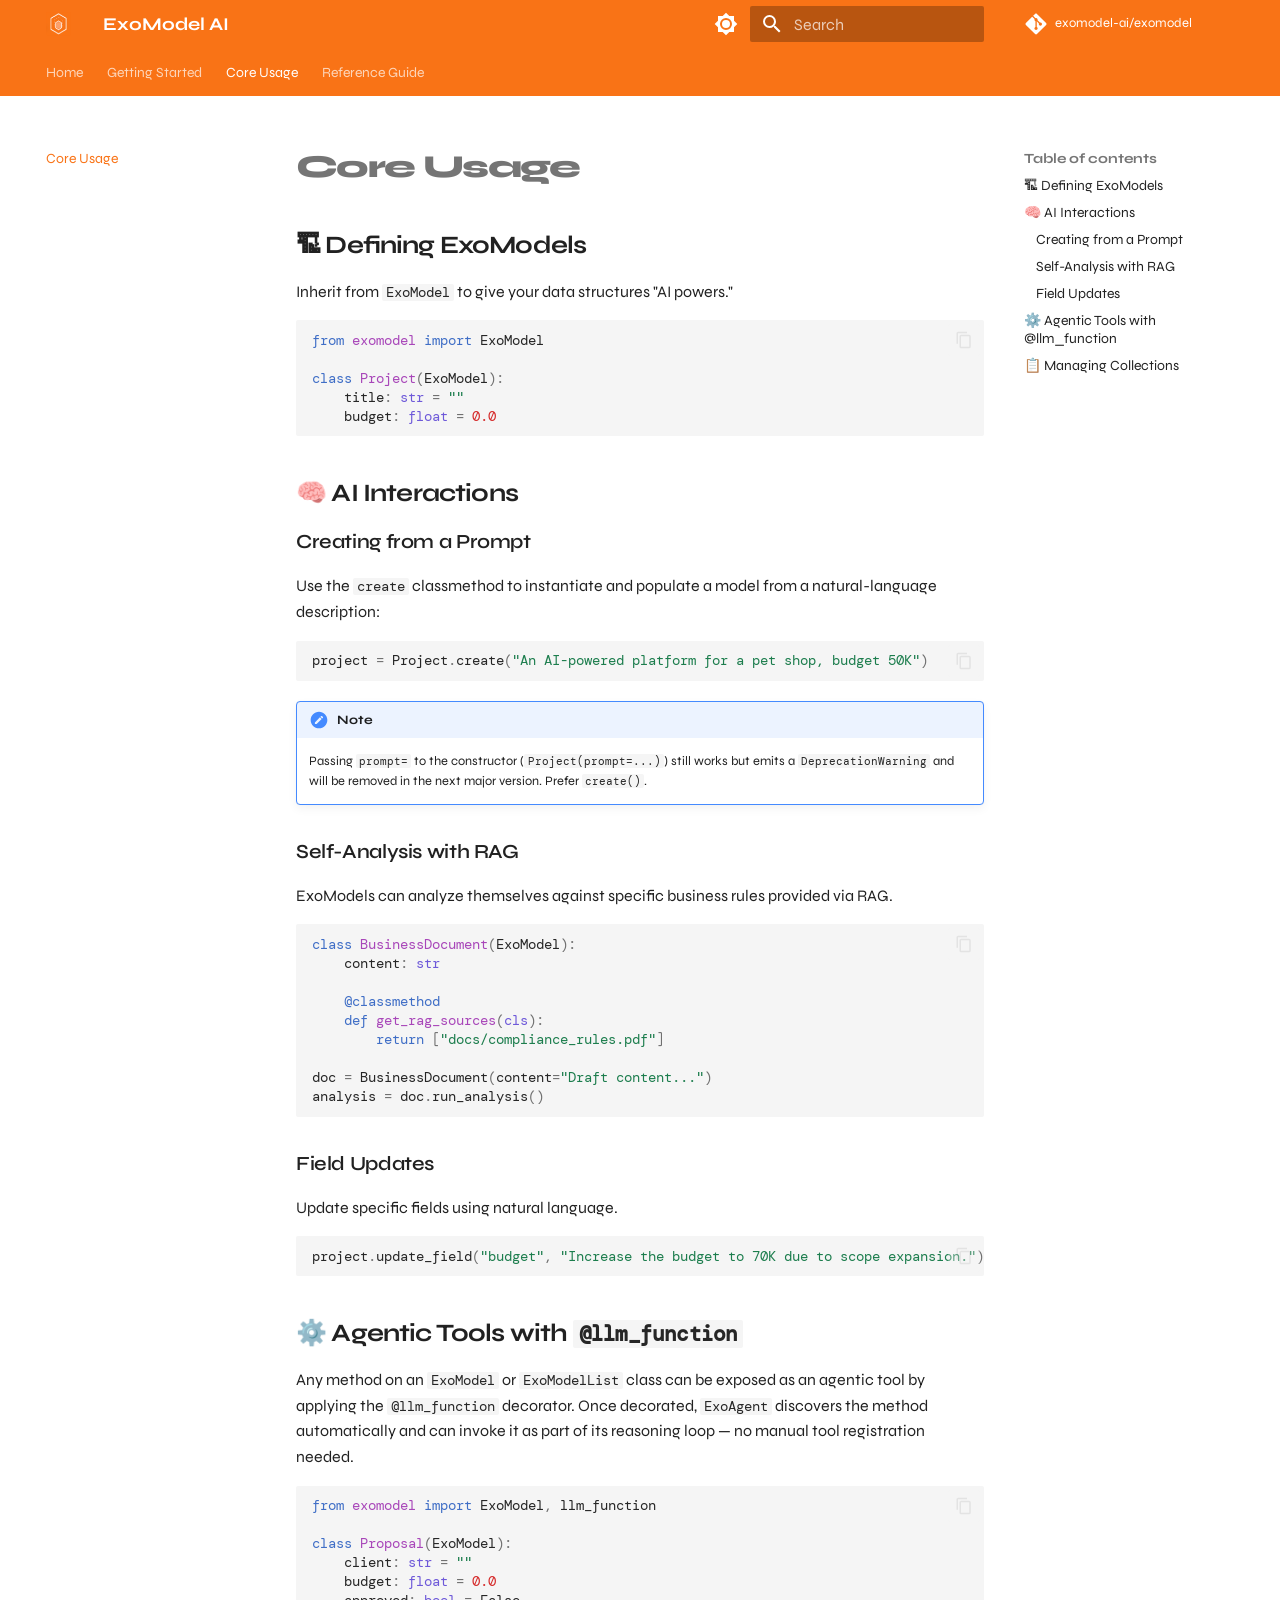
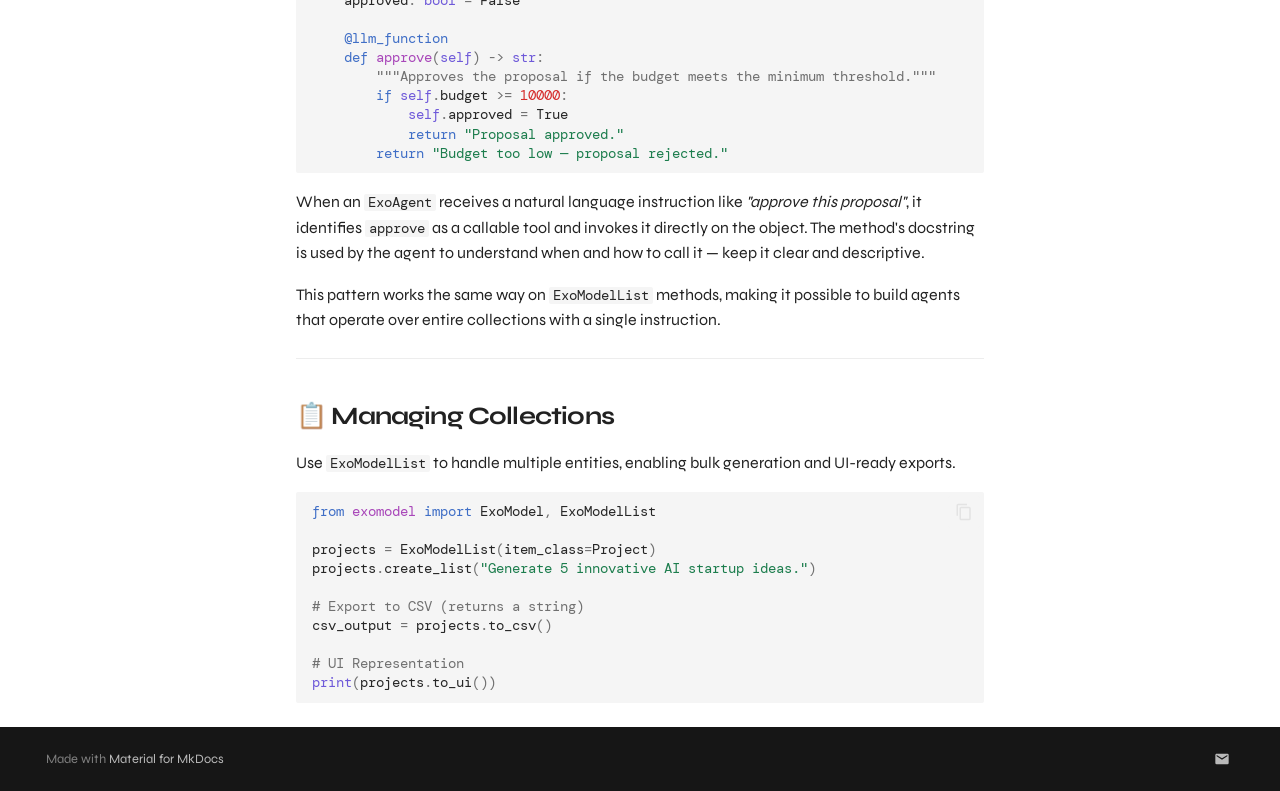
<file: usage/index.html>
<!doctype html>
<html lang="en" class="no-js">
  <head>
    
      <meta charset="utf-8">
      <meta name="viewport" content="width=device-width,initial-scale=1">
      
        <meta name="description" content="Object-Oriented Agentic AI Framework">
      
      
        <meta name="author" content="ExoModel Team">
      
      
        <link rel="canonical" href="https://exomodel.ai/usage/">
      
      
        <link rel="prev" href="../getting-started/">
      
      
        <link rel="next" href="../reference/">
      
      
        
      
      
      <link rel="icon" href="../assets/logo.png">
      <meta name="generator" content="mkdocs-1.6.1, mkdocs-material-9.7.6">
    
    
      
        <title>Core Usage - ExoModel AI</title>
      
    
    
      <link rel="stylesheet" href="../assets/stylesheets/main.484c7ddc.min.css">
      
        
        <link rel="stylesheet" href="../assets/stylesheets/palette.ab4e12ef.min.css">
      
      


    
    
      
    
    
      
        
        
        <link rel="preconnect" href="https://fonts.gstatic.com" crossorigin>
        <link rel="stylesheet" href="https://fonts.googleapis.com/css?family=Syne:300,300i,400,400i,700,700i%7CDM+Mono:400,400i,700,700i&display=fallback">
        <style>:root{--md-text-font:"Syne";--md-code-font:"DM Mono"}</style>
      
    
    
      <link rel="stylesheet" href="../assets/_mkdocstrings.css">
    
      <link rel="stylesheet" href="../stylesheets/extra.css">
    
    <script>__md_scope=new URL("..",location),__md_hash=e=>[...e].reduce(((e,_)=>(e<<5)-e+_.charCodeAt(0)),0),__md_get=(e,_=localStorage,t=__md_scope)=>JSON.parse(_.getItem(t.pathname+"."+e)),__md_set=(e,_,t=localStorage,a=__md_scope)=>{try{t.setItem(a.pathname+"."+e,JSON.stringify(_))}catch(e){}}</script>
    
      
  


  
  

<script id="__analytics">function __md_analytics(){function e(){dataLayer.push(arguments)}window.dataLayer=window.dataLayer||[],e("js",new Date),e("config","G-YH6DNQ1KSZ"),document.addEventListener("DOMContentLoaded",(function(){document.forms.search&&document.forms.search.query.addEventListener("blur",(function(){this.value&&e("event","search",{search_term:this.value})}));document$.subscribe((function(){var t=document.forms.feedback;if(void 0!==t)for(var a of t.querySelectorAll("[type=submit]"))a.addEventListener("click",(function(a){a.preventDefault();var n=document.location.pathname,d=this.getAttribute("data-md-value");e("event","feedback",{page:n,data:d}),t.firstElementChild.disabled=!0;var r=t.querySelector(".md-feedback__note [data-md-value='"+d+"']");r&&(r.hidden=!1)})),t.hidden=!1})),location$.subscribe((function(t){e("config","G-YH6DNQ1KSZ",{page_path:t.pathname})}))}));var t=document.createElement("script");t.async=!0,t.src="https://www.googletagmanager.com/gtag/js?id=G-YH6DNQ1KSZ",document.getElementById("__analytics").insertAdjacentElement("afterEnd",t)}</script>
  
    <script>"undefined"!=typeof __md_analytics&&__md_analytics()</script>
  

    
    
  </head>
  
  
    
    
      
    
    
    
    
    <body dir="ltr" data-md-color-scheme="default" data-md-color-primary="custom" data-md-color-accent="custom">
  
    
    <input class="md-toggle" data-md-toggle="drawer" type="checkbox" id="__drawer" autocomplete="off">
    <input class="md-toggle" data-md-toggle="search" type="checkbox" id="__search" autocomplete="off">
    <label class="md-overlay" for="__drawer"></label>
    <div data-md-component="skip">
      
        
        <a href="#core-usage" class="md-skip">
          Skip to content
        </a>
      
    </div>
    <div data-md-component="announce">
      
    </div>
    
    
      

<header class="md-header" data-md-component="header">
  <nav class="md-header__inner md-grid" aria-label="Header">
    <a href=".." title="ExoModel AI" class="md-header__button md-logo" aria-label="ExoModel AI" data-md-component="logo">
      
  <img src="../assets/logo.png" alt="logo">

    </a>
    <label class="md-header__button md-icon" for="__drawer">
      
      <svg xmlns="http://www.w3.org/2000/svg" viewBox="0 0 24 24"><path d="M3 6h18v2H3zm0 5h18v2H3zm0 5h18v2H3z"/></svg>
    </label>
    <div class="md-header__title" data-md-component="header-title">
      <div class="md-header__ellipsis">
        <div class="md-header__topic">
          <span class="md-ellipsis">
            ExoModel AI
          </span>
        </div>
        <div class="md-header__topic" data-md-component="header-topic">
          <span class="md-ellipsis">
            
              Core Usage
            
          </span>
        </div>
      </div>
    </div>
    
      
        <form class="md-header__option" data-md-component="palette">
  
    
    
    
    <input class="md-option" data-md-color-media="(prefers-color-scheme: light)" data-md-color-scheme="default" data-md-color-primary="custom" data-md-color-accent="custom"  aria-label="Switch to dark mode"  type="radio" name="__palette" id="__palette_0">
    
      <label class="md-header__button md-icon" title="Switch to dark mode" for="__palette_1" hidden>
        <svg xmlns="http://www.w3.org/2000/svg" viewBox="0 0 24 24"><path d="M12 8a4 4 0 0 0-4 4 4 4 0 0 0 4 4 4 4 0 0 0 4-4 4 4 0 0 0-4-4m0 10a6 6 0 0 1-6-6 6 6 0 0 1 6-6 6 6 0 0 1 6 6 6 6 0 0 1-6 6m8-9.31V4h-4.69L12 .69 8.69 4H4v4.69L.69 12 4 15.31V20h4.69L12 23.31 15.31 20H20v-4.69L23.31 12z"/></svg>
      </label>
    
  
    
    
    
    <input class="md-option" data-md-color-media="(prefers-color-scheme: dark)" data-md-color-scheme="slate" data-md-color-primary="custom" data-md-color-accent="custom"  aria-label="Switch to light mode"  type="radio" name="__palette" id="__palette_1">
    
      <label class="md-header__button md-icon" title="Switch to light mode" for="__palette_0" hidden>
        <svg xmlns="http://www.w3.org/2000/svg" viewBox="0 0 24 24"><path d="M12 18c-.89 0-1.74-.2-2.5-.55C11.56 16.5 13 14.42 13 12s-1.44-4.5-3.5-5.45C10.26 6.2 11.11 6 12 6a6 6 0 0 1 6 6 6 6 0 0 1-6 6m8-9.31V4h-4.69L12 .69 8.69 4H4v4.69L.69 12 4 15.31V20h4.69L12 23.31 15.31 20H20v-4.69L23.31 12z"/></svg>
      </label>
    
  
</form>
      
    
    
      <script>var palette=__md_get("__palette");if(palette&&palette.color){if("(prefers-color-scheme)"===palette.color.media){var media=matchMedia("(prefers-color-scheme: light)"),input=document.querySelector(media.matches?"[data-md-color-media='(prefers-color-scheme: light)']":"[data-md-color-media='(prefers-color-scheme: dark)']");palette.color.media=input.getAttribute("data-md-color-media"),palette.color.scheme=input.getAttribute("data-md-color-scheme"),palette.color.primary=input.getAttribute("data-md-color-primary"),palette.color.accent=input.getAttribute("data-md-color-accent")}for(var[key,value]of Object.entries(palette.color))document.body.setAttribute("data-md-color-"+key,value)}</script>
    
    
    
      
      
        <label class="md-header__button md-icon" for="__search">
          
          <svg xmlns="http://www.w3.org/2000/svg" viewBox="0 0 24 24"><path d="M9.5 3A6.5 6.5 0 0 1 16 9.5c0 1.61-.59 3.09-1.56 4.23l.27.27h.79l5 5-1.5 1.5-5-5v-.79l-.27-.27A6.52 6.52 0 0 1 9.5 16 6.5 6.5 0 0 1 3 9.5 6.5 6.5 0 0 1 9.5 3m0 2C7 5 5 7 5 9.5S7 14 9.5 14 14 12 14 9.5 12 5 9.5 5"/></svg>
        </label>
        <div class="md-search" data-md-component="search" role="dialog">
  <label class="md-search__overlay" for="__search"></label>
  <div class="md-search__inner" role="search">
    <form class="md-search__form" name="search">
      <input type="text" class="md-search__input" name="query" aria-label="Search" placeholder="Search" autocapitalize="off" autocorrect="off" autocomplete="off" spellcheck="false" data-md-component="search-query" required>
      <label class="md-search__icon md-icon" for="__search">
        
        <svg xmlns="http://www.w3.org/2000/svg" viewBox="0 0 24 24"><path d="M9.5 3A6.5 6.5 0 0 1 16 9.5c0 1.61-.59 3.09-1.56 4.23l.27.27h.79l5 5-1.5 1.5-5-5v-.79l-.27-.27A6.52 6.52 0 0 1 9.5 16 6.5 6.5 0 0 1 3 9.5 6.5 6.5 0 0 1 9.5 3m0 2C7 5 5 7 5 9.5S7 14 9.5 14 14 12 14 9.5 12 5 9.5 5"/></svg>
        
        <svg xmlns="http://www.w3.org/2000/svg" viewBox="0 0 24 24"><path d="M20 11v2H8l5.5 5.5-1.42 1.42L4.16 12l7.92-7.92L13.5 5.5 8 11z"/></svg>
      </label>
      <nav class="md-search__options" aria-label="Search">
        
        <button type="reset" class="md-search__icon md-icon" title="Clear" aria-label="Clear" tabindex="-1">
          
          <svg xmlns="http://www.w3.org/2000/svg" viewBox="0 0 24 24"><path d="M19 6.41 17.59 5 12 10.59 6.41 5 5 6.41 10.59 12 5 17.59 6.41 19 12 13.41 17.59 19 19 17.59 13.41 12z"/></svg>
        </button>
      </nav>
      
        <div class="md-search__suggest" data-md-component="search-suggest"></div>
      
    </form>
    <div class="md-search__output">
      <div class="md-search__scrollwrap" tabindex="0" data-md-scrollfix>
        <div class="md-search-result" data-md-component="search-result">
          <div class="md-search-result__meta">
            Initializing search
          </div>
          <ol class="md-search-result__list" role="presentation"></ol>
        </div>
      </div>
    </div>
  </div>
</div>
      
    
    
      <div class="md-header__source">
        <a href="https://github.com/exomodel-ai/exomodel" title="Go to repository" class="md-source" data-md-component="source">
  <div class="md-source__icon md-icon">
    
    <svg xmlns="http://www.w3.org/2000/svg" viewBox="0 0 448 512"><!--! Font Awesome Free 7.1.0 by @fontawesome - https://fontawesome.com License - https://fontawesome.com/license/free (Icons: CC BY 4.0, Fonts: SIL OFL 1.1, Code: MIT License) Copyright 2025 Fonticons, Inc.--><path d="M439.6 236.1 244 40.5c-5.4-5.5-12.8-8.5-20.4-8.5s-15 3-20.4 8.4L162.5 81l51.5 51.5c27.1-9.1 52.7 16.8 43.4 43.7l49.7 49.7c34.2-11.8 61.2 31 35.5 56.7-26.5 26.5-70.2-2.9-56-37.3L240.3 199v121.9c25.3 12.5 22.3 41.8 9.1 55-6.4 6.4-15.2 10.1-24.3 10.1s-17.8-3.6-24.3-10.1c-17.6-17.6-11.1-46.9 11.2-56v-123c-20.8-8.5-24.6-30.7-18.6-45L142.6 101 8.5 235.1C3 240.6 0 247.9 0 255.5s3 15 8.5 20.4l195.6 195.7c5.4 5.4 12.7 8.4 20.4 8.4s15-3 20.4-8.4l194.7-194.7c5.4-5.4 8.4-12.8 8.4-20.4s-3-15-8.4-20.4"/></svg>
  </div>
  <div class="md-source__repository">
    exomodel-ai/exomodel
  </div>
</a>
      </div>
    
  </nav>
  
</header>
    
    <div class="md-container" data-md-component="container">
      
      
        
          
            
<nav class="md-tabs" aria-label="Tabs" data-md-component="tabs">
  <div class="md-grid">
    <ul class="md-tabs__list">
      
        
  
  
  
  
    <li class="md-tabs__item">
      <a href=".." class="md-tabs__link">
        
  
  
    
  
  Home

      </a>
    </li>
  

      
        
  
  
  
  
    <li class="md-tabs__item">
      <a href="../getting-started/" class="md-tabs__link">
        
  
  
    
  
  Getting Started

      </a>
    </li>
  

      
        
  
  
  
    
  
  
    <li class="md-tabs__item md-tabs__item--active">
      <a href="./" class="md-tabs__link">
        
  
  
    
  
  Core Usage

      </a>
    </li>
  

      
        
  
  
  
  
    <li class="md-tabs__item">
      <a href="../reference/" class="md-tabs__link">
        
  
  
    
  
  Reference Guide

      </a>
    </li>
  

      
    </ul>
  </div>
</nav>
          
        
      
      <main class="md-main" data-md-component="main">
        <div class="md-main__inner md-grid">
          
            
              
              <div class="md-sidebar md-sidebar--primary" data-md-component="sidebar" data-md-type="navigation" >
                <div class="md-sidebar__scrollwrap">
                  <div class="md-sidebar__inner">
                    


  


<nav class="md-nav md-nav--primary md-nav--lifted" aria-label="Navigation" data-md-level="0">
  <label class="md-nav__title" for="__drawer">
    <a href=".." title="ExoModel AI" class="md-nav__button md-logo" aria-label="ExoModel AI" data-md-component="logo">
      
  <img src="../assets/logo.png" alt="logo">

    </a>
    ExoModel AI
  </label>
  
    <div class="md-nav__source">
      <a href="https://github.com/exomodel-ai/exomodel" title="Go to repository" class="md-source" data-md-component="source">
  <div class="md-source__icon md-icon">
    
    <svg xmlns="http://www.w3.org/2000/svg" viewBox="0 0 448 512"><!--! Font Awesome Free 7.1.0 by @fontawesome - https://fontawesome.com License - https://fontawesome.com/license/free (Icons: CC BY 4.0, Fonts: SIL OFL 1.1, Code: MIT License) Copyright 2025 Fonticons, Inc.--><path d="M439.6 236.1 244 40.5c-5.4-5.5-12.8-8.5-20.4-8.5s-15 3-20.4 8.4L162.5 81l51.5 51.5c27.1-9.1 52.7 16.8 43.4 43.7l49.7 49.7c34.2-11.8 61.2 31 35.5 56.7-26.5 26.5-70.2-2.9-56-37.3L240.3 199v121.9c25.3 12.5 22.3 41.8 9.1 55-6.4 6.4-15.2 10.1-24.3 10.1s-17.8-3.6-24.3-10.1c-17.6-17.6-11.1-46.9 11.2-56v-123c-20.8-8.5-24.6-30.7-18.6-45L142.6 101 8.5 235.1C3 240.6 0 247.9 0 255.5s3 15 8.5 20.4l195.6 195.7c5.4 5.4 12.7 8.4 20.4 8.4s15-3 20.4-8.4l194.7-194.7c5.4-5.4 8.4-12.8 8.4-20.4s-3-15-8.4-20.4"/></svg>
  </div>
  <div class="md-source__repository">
    exomodel-ai/exomodel
  </div>
</a>
    </div>
  
  <ul class="md-nav__list" data-md-scrollfix>
    
      
      
  
  
  
  
    <li class="md-nav__item">
      <a href=".." class="md-nav__link">
        
  
  
  <span class="md-ellipsis">
    
  
    Home
  

    
  </span>
  
  

      </a>
    </li>
  

    
      
      
  
  
  
  
    <li class="md-nav__item">
      <a href="../getting-started/" class="md-nav__link">
        
  
  
  <span class="md-ellipsis">
    
  
    Getting Started
  

    
  </span>
  
  

      </a>
    </li>
  

    
      
      
  
  
    
  
  
  
    <li class="md-nav__item md-nav__item--active">
      
      <input class="md-nav__toggle md-toggle" type="checkbox" id="__toc">
      
      
        
      
      
        <label class="md-nav__link md-nav__link--active" for="__toc">
          
  
  
  <span class="md-ellipsis">
    
  
    Core Usage
  

    
  </span>
  
  

          <span class="md-nav__icon md-icon"></span>
        </label>
      
      <a href="./" class="md-nav__link md-nav__link--active">
        
  
  
  <span class="md-ellipsis">
    
  
    Core Usage
  

    
  </span>
  
  

      </a>
      
        

<nav class="md-nav md-nav--secondary" aria-label="Table of contents">
  
  
  
    
  
  
    <label class="md-nav__title" for="__toc">
      <span class="md-nav__icon md-icon"></span>
      Table of contents
    </label>
    <ul class="md-nav__list" data-md-component="toc" data-md-scrollfix>
      
        <li class="md-nav__item">
  <a href="#defining-exomodels" class="md-nav__link">
    <span class="md-ellipsis">
      
        🏗 Defining ExoModels
      
    </span>
  </a>
  
</li>
      
        <li class="md-nav__item">
  <a href="#ai-interactions" class="md-nav__link">
    <span class="md-ellipsis">
      
        🧠 AI Interactions
      
    </span>
  </a>
  
    <nav class="md-nav" aria-label="🧠 AI Interactions">
      <ul class="md-nav__list">
        
          <li class="md-nav__item">
  <a href="#creating-from-a-prompt" class="md-nav__link">
    <span class="md-ellipsis">
      
        Creating from a Prompt
      
    </span>
  </a>
  
</li>
        
          <li class="md-nav__item">
  <a href="#self-analysis-with-rag" class="md-nav__link">
    <span class="md-ellipsis">
      
        Self-Analysis with RAG
      
    </span>
  </a>
  
</li>
        
          <li class="md-nav__item">
  <a href="#field-updates" class="md-nav__link">
    <span class="md-ellipsis">
      
        Field Updates
      
    </span>
  </a>
  
</li>
        
      </ul>
    </nav>
  
</li>
      
        <li class="md-nav__item">
  <a href="#agentic-tools-with-llm_function" class="md-nav__link">
    <span class="md-ellipsis">
      
        ⚙️ Agentic Tools with @llm_function
      
    </span>
  </a>
  
</li>
      
        <li class="md-nav__item">
  <a href="#managing-collections" class="md-nav__link">
    <span class="md-ellipsis">
      
        📋 Managing Collections
      
    </span>
  </a>
  
</li>
      
    </ul>
  
</nav>
      
    </li>
  

    
      
      
  
  
  
  
    <li class="md-nav__item">
      <a href="../reference/" class="md-nav__link">
        
  
  
  <span class="md-ellipsis">
    
  
    Reference Guide
  

    
  </span>
  
  

      </a>
    </li>
  

    
  </ul>
</nav>
                  </div>
                </div>
              </div>
            
            
              
              <div class="md-sidebar md-sidebar--secondary" data-md-component="sidebar" data-md-type="toc" >
                <div class="md-sidebar__scrollwrap">
                  <div class="md-sidebar__inner">
                    

<nav class="md-nav md-nav--secondary" aria-label="Table of contents">
  
  
  
    
  
  
    <label class="md-nav__title" for="__toc">
      <span class="md-nav__icon md-icon"></span>
      Table of contents
    </label>
    <ul class="md-nav__list" data-md-component="toc" data-md-scrollfix>
      
        <li class="md-nav__item">
  <a href="#defining-exomodels" class="md-nav__link">
    <span class="md-ellipsis">
      
        🏗 Defining ExoModels
      
    </span>
  </a>
  
</li>
      
        <li class="md-nav__item">
  <a href="#ai-interactions" class="md-nav__link">
    <span class="md-ellipsis">
      
        🧠 AI Interactions
      
    </span>
  </a>
  
    <nav class="md-nav" aria-label="🧠 AI Interactions">
      <ul class="md-nav__list">
        
          <li class="md-nav__item">
  <a href="#creating-from-a-prompt" class="md-nav__link">
    <span class="md-ellipsis">
      
        Creating from a Prompt
      
    </span>
  </a>
  
</li>
        
          <li class="md-nav__item">
  <a href="#self-analysis-with-rag" class="md-nav__link">
    <span class="md-ellipsis">
      
        Self-Analysis with RAG
      
    </span>
  </a>
  
</li>
        
          <li class="md-nav__item">
  <a href="#field-updates" class="md-nav__link">
    <span class="md-ellipsis">
      
        Field Updates
      
    </span>
  </a>
  
</li>
        
      </ul>
    </nav>
  
</li>
      
        <li class="md-nav__item">
  <a href="#agentic-tools-with-llm_function" class="md-nav__link">
    <span class="md-ellipsis">
      
        ⚙️ Agentic Tools with @llm_function
      
    </span>
  </a>
  
</li>
      
        <li class="md-nav__item">
  <a href="#managing-collections" class="md-nav__link">
    <span class="md-ellipsis">
      
        📋 Managing Collections
      
    </span>
  </a>
  
</li>
      
    </ul>
  
</nav>
                  </div>
                </div>
              </div>
            
          
          
            <div class="md-content" data-md-component="content">
              
              <article class="md-content__inner md-typeset">
                
                  


  
  


<h1 id="core-usage">Core Usage</h1>
<h2 id="defining-exomodels">🏗 Defining ExoModels</h2>
<p>Inherit from <code>ExoModel</code> to give your data structures "AI powers." </p>
<div class="highlight"><pre><span></span><code><a id="__codelineno-0-1" name="__codelineno-0-1" href="#__codelineno-0-1"></a><span class="kn">from</span><span class="w"> </span><span class="nn">exomodel</span><span class="w"> </span><span class="kn">import</span> <span class="n">ExoModel</span>
<a id="__codelineno-0-2" name="__codelineno-0-2" href="#__codelineno-0-2"></a>
<a id="__codelineno-0-3" name="__codelineno-0-3" href="#__codelineno-0-3"></a><span class="k">class</span><span class="w"> </span><span class="nc">Project</span><span class="p">(</span><span class="n">ExoModel</span><span class="p">):</span>
<a id="__codelineno-0-4" name="__codelineno-0-4" href="#__codelineno-0-4"></a>    <span class="n">title</span><span class="p">:</span> <span class="nb">str</span> <span class="o">=</span> <span class="s2">&quot;&quot;</span>
<a id="__codelineno-0-5" name="__codelineno-0-5" href="#__codelineno-0-5"></a>    <span class="n">budget</span><span class="p">:</span> <span class="nb">float</span> <span class="o">=</span> <span class="mf">0.0</span>
</code></pre></div>
<h2 id="ai-interactions">🧠 AI Interactions</h2>
<h3 id="creating-from-a-prompt">Creating from a Prompt</h3>
<p>Use the <code>create</code> classmethod to instantiate and populate a model from a natural-language description:</p>
<div class="highlight"><pre><span></span><code><a id="__codelineno-1-1" name="__codelineno-1-1" href="#__codelineno-1-1"></a><span class="n">project</span> <span class="o">=</span> <span class="n">Project</span><span class="o">.</span><span class="n">create</span><span class="p">(</span><span class="s2">&quot;An AI-powered platform for a pet shop, budget 50K&quot;</span><span class="p">)</span>
</code></pre></div>
<div class="admonition note">
<p class="admonition-title">Note</p>
<p>Passing <code>prompt=</code> to the constructor (<code>Project(prompt=...)</code>) still works but emits a <code>DeprecationWarning</code> and will be removed in the next major version. Prefer <code>create()</code>.</p>
</div>
<h3 id="self-analysis-with-rag">Self-Analysis with RAG</h3>
<p>ExoModels can analyze themselves against specific business rules provided via RAG.</p>
<div class="highlight"><pre><span></span><code><a id="__codelineno-2-1" name="__codelineno-2-1" href="#__codelineno-2-1"></a><span class="k">class</span><span class="w"> </span><span class="nc">BusinessDocument</span><span class="p">(</span><span class="n">ExoModel</span><span class="p">):</span>
<a id="__codelineno-2-2" name="__codelineno-2-2" href="#__codelineno-2-2"></a>    <span class="n">content</span><span class="p">:</span> <span class="nb">str</span>
<a id="__codelineno-2-3" name="__codelineno-2-3" href="#__codelineno-2-3"></a>
<a id="__codelineno-2-4" name="__codelineno-2-4" href="#__codelineno-2-4"></a>    <span class="nd">@classmethod</span>
<a id="__codelineno-2-5" name="__codelineno-2-5" href="#__codelineno-2-5"></a>    <span class="k">def</span><span class="w"> </span><span class="nf">get_rag_sources</span><span class="p">(</span><span class="bp">cls</span><span class="p">):</span>
<a id="__codelineno-2-6" name="__codelineno-2-6" href="#__codelineno-2-6"></a>        <span class="k">return</span> <span class="p">[</span><span class="s2">&quot;docs/compliance_rules.pdf&quot;</span><span class="p">]</span>
<a id="__codelineno-2-7" name="__codelineno-2-7" href="#__codelineno-2-7"></a>
<a id="__codelineno-2-8" name="__codelineno-2-8" href="#__codelineno-2-8"></a><span class="n">doc</span> <span class="o">=</span> <span class="n">BusinessDocument</span><span class="p">(</span><span class="n">content</span><span class="o">=</span><span class="s2">&quot;Draft content...&quot;</span><span class="p">)</span>
<a id="__codelineno-2-9" name="__codelineno-2-9" href="#__codelineno-2-9"></a><span class="n">analysis</span> <span class="o">=</span> <span class="n">doc</span><span class="o">.</span><span class="n">run_analysis</span><span class="p">()</span>
</code></pre></div>
<h3 id="field-updates">Field Updates</h3>
<p>Update specific fields using natural language.</p>
<div class="highlight"><pre><span></span><code><a id="__codelineno-3-1" name="__codelineno-3-1" href="#__codelineno-3-1"></a><span class="n">project</span><span class="o">.</span><span class="n">update_field</span><span class="p">(</span><span class="s2">&quot;budget&quot;</span><span class="p">,</span> <span class="s2">&quot;Increase the budget to 70K due to scope expansion.&quot;</span><span class="p">)</span>
</code></pre></div>
<h2 id="agentic-tools-with-llm_function">⚙️ Agentic Tools with <code>@llm_function</code></h2>
<p>Any method on an <code>ExoModel</code> or <code>ExoModelList</code> class can be exposed as an agentic tool by applying the <code>@llm_function</code> decorator. Once decorated, <code>ExoAgent</code> discovers the method automatically and can invoke it as part of its reasoning loop — no manual tool registration needed.</p>
<div class="highlight"><pre><span></span><code><a id="__codelineno-4-1" name="__codelineno-4-1" href="#__codelineno-4-1"></a><span class="kn">from</span><span class="w"> </span><span class="nn">exomodel</span><span class="w"> </span><span class="kn">import</span> <span class="n">ExoModel</span><span class="p">,</span> <span class="n">llm_function</span>
<a id="__codelineno-4-2" name="__codelineno-4-2" href="#__codelineno-4-2"></a>
<a id="__codelineno-4-3" name="__codelineno-4-3" href="#__codelineno-4-3"></a><span class="k">class</span><span class="w"> </span><span class="nc">Proposal</span><span class="p">(</span><span class="n">ExoModel</span><span class="p">):</span>
<a id="__codelineno-4-4" name="__codelineno-4-4" href="#__codelineno-4-4"></a>    <span class="n">client</span><span class="p">:</span> <span class="nb">str</span> <span class="o">=</span> <span class="s2">&quot;&quot;</span>
<a id="__codelineno-4-5" name="__codelineno-4-5" href="#__codelineno-4-5"></a>    <span class="n">budget</span><span class="p">:</span> <span class="nb">float</span> <span class="o">=</span> <span class="mf">0.0</span>
<a id="__codelineno-4-6" name="__codelineno-4-6" href="#__codelineno-4-6"></a>    <span class="n">approved</span><span class="p">:</span> <span class="nb">bool</span> <span class="o">=</span> <span class="kc">False</span>
<a id="__codelineno-4-7" name="__codelineno-4-7" href="#__codelineno-4-7"></a>
<a id="__codelineno-4-8" name="__codelineno-4-8" href="#__codelineno-4-8"></a>    <span class="nd">@llm_function</span>
<a id="__codelineno-4-9" name="__codelineno-4-9" href="#__codelineno-4-9"></a>    <span class="k">def</span><span class="w"> </span><span class="nf">approve</span><span class="p">(</span><span class="bp">self</span><span class="p">)</span> <span class="o">-&gt;</span> <span class="nb">str</span><span class="p">:</span>
<a id="__codelineno-4-10" name="__codelineno-4-10" href="#__codelineno-4-10"></a><span class="w">        </span><span class="sd">&quot;&quot;&quot;Approves the proposal if the budget meets the minimum threshold.&quot;&quot;&quot;</span>
<a id="__codelineno-4-11" name="__codelineno-4-11" href="#__codelineno-4-11"></a>        <span class="k">if</span> <span class="bp">self</span><span class="o">.</span><span class="n">budget</span> <span class="o">&gt;=</span> <span class="mi">10000</span><span class="p">:</span>
<a id="__codelineno-4-12" name="__codelineno-4-12" href="#__codelineno-4-12"></a>            <span class="bp">self</span><span class="o">.</span><span class="n">approved</span> <span class="o">=</span> <span class="kc">True</span>
<a id="__codelineno-4-13" name="__codelineno-4-13" href="#__codelineno-4-13"></a>            <span class="k">return</span> <span class="s2">&quot;Proposal approved.&quot;</span>
<a id="__codelineno-4-14" name="__codelineno-4-14" href="#__codelineno-4-14"></a>        <span class="k">return</span> <span class="s2">&quot;Budget too low — proposal rejected.&quot;</span>
</code></pre></div>
<p>When an <code>ExoAgent</code> receives a natural language instruction like <em>"approve this proposal"</em>, it identifies <code>approve</code> as a callable tool and invokes it directly on the object. The method's docstring is used by the agent to understand when and how to call it — keep it clear and descriptive.</p>
<p>This pattern works the same way on <code>ExoModelList</code> methods, making it possible to build agents that operate over entire collections with a single instruction.</p>
<hr />
<h2 id="managing-collections">📋 Managing Collections</h2>
<p>Use <code>ExoModelList</code> to handle multiple entities, enabling bulk generation and UI-ready exports.</p>
<div class="highlight"><pre><span></span><code><a id="__codelineno-5-1" name="__codelineno-5-1" href="#__codelineno-5-1"></a><span class="kn">from</span><span class="w"> </span><span class="nn">exomodel</span><span class="w"> </span><span class="kn">import</span> <span class="n">ExoModel</span><span class="p">,</span> <span class="n">ExoModelList</span>
<a id="__codelineno-5-2" name="__codelineno-5-2" href="#__codelineno-5-2"></a>
<a id="__codelineno-5-3" name="__codelineno-5-3" href="#__codelineno-5-3"></a><span class="n">projects</span> <span class="o">=</span> <span class="n">ExoModelList</span><span class="p">(</span><span class="n">item_class</span><span class="o">=</span><span class="n">Project</span><span class="p">)</span>
<a id="__codelineno-5-4" name="__codelineno-5-4" href="#__codelineno-5-4"></a><span class="n">projects</span><span class="o">.</span><span class="n">create_list</span><span class="p">(</span><span class="s2">&quot;Generate 5 innovative AI startup ideas.&quot;</span><span class="p">)</span>
<a id="__codelineno-5-5" name="__codelineno-5-5" href="#__codelineno-5-5"></a>
<a id="__codelineno-5-6" name="__codelineno-5-6" href="#__codelineno-5-6"></a><span class="c1"># Export to CSV (returns a string)</span>
<a id="__codelineno-5-7" name="__codelineno-5-7" href="#__codelineno-5-7"></a><span class="n">csv_output</span> <span class="o">=</span> <span class="n">projects</span><span class="o">.</span><span class="n">to_csv</span><span class="p">()</span>
<a id="__codelineno-5-8" name="__codelineno-5-8" href="#__codelineno-5-8"></a>
<a id="__codelineno-5-9" name="__codelineno-5-9" href="#__codelineno-5-9"></a><span class="c1"># UI Representation</span>
<a id="__codelineno-5-10" name="__codelineno-5-10" href="#__codelineno-5-10"></a><span class="nb">print</span><span class="p">(</span><span class="n">projects</span><span class="o">.</span><span class="n">to_ui</span><span class="p">())</span>
</code></pre></div>









  




                
              </article>
            </div>
          
          
<script>var target=document.getElementById(location.hash.slice(1));target&&target.name&&(target.checked=target.name.startsWith("__tabbed_"))</script>
        </div>
        
          <button type="button" class="md-top md-icon" data-md-component="top" hidden>
  
  <svg xmlns="http://www.w3.org/2000/svg" viewBox="0 0 24 24"><path d="M13 20h-2V8l-5.5 5.5-1.42-1.42L12 4.16l7.92 7.92-1.42 1.42L13 8z"/></svg>
  Back to top
</button>
        
      </main>
      
        <footer class="md-footer">
  
  <div class="md-footer-meta md-typeset">
    <div class="md-footer-meta__inner md-grid">
      <div class="md-copyright">
  
  
    Made with
    <a href="https://squidfunk.github.io/mkdocs-material/" target="_blank" rel="noopener">
      Material for MkDocs
    </a>
  
</div>
      
        
<div class="md-social">
  
    
    
    
    
    <a href="mailto:contact@exomodel.ai" target="_blank" rel="noopener" title="Contact us" class="md-social__link">
      <svg xmlns="http://www.w3.org/2000/svg" viewBox="0 0 24 24"><path d="m20 8-8 5-8-5V6l8 5 8-5m0-2H4c-1.11 0-2 .89-2 2v12a2 2 0 0 0 2 2h16a2 2 0 0 0 2-2V6a2 2 0 0 0-2-2"/></svg>
    </a>
  
</div>
      
    </div>
  </div>
</footer>
      
    </div>
    <div class="md-dialog" data-md-component="dialog">
      <div class="md-dialog__inner md-typeset"></div>
    </div>
    
    
    
      
      
      <script id="__config" type="application/json">{"annotate": null, "base": "..", "features": ["navigation.tabs", "navigation.sections", "navigation.top", "search.suggest", "search.highlight", "content.code.copy", "content.code.annotate"], "search": "../assets/javascripts/workers/search.2c215733.min.js", "tags": null, "translations": {"clipboard.copied": "Copied to clipboard", "clipboard.copy": "Copy to clipboard", "search.result.more.one": "1 more on this page", "search.result.more.other": "# more on this page", "search.result.none": "No matching documents", "search.result.one": "1 matching document", "search.result.other": "# matching documents", "search.result.placeholder": "Type to start searching", "search.result.term.missing": "Missing", "select.version": "Select version"}, "version": null}</script>
    
    
      <script src="../assets/javascripts/bundle.79ae519e.min.js"></script>
      
    
  </body>
</html>
</file>
<file: assets/_mkdocstrings.css>
/* Avoid breaking parameter names, etc. in table cells. */
.doc-contents td code {
  word-break: normal !important;
}

/* No line break before first paragraph of descriptions. */
.doc-md-description,
.doc-md-description>p:first-child {
  display: inline;
}

/* No text transformation from Material for MkDocs for H5 headings. */
.md-typeset h5 .doc-object-name {
  text-transform: none;
}

/* Max width for docstring sections tables. */
.doc .md-typeset__table,
.doc .md-typeset__table table {
  display: table !important;
  width: 100%;
}

.doc .md-typeset__table tr {
  display: table-row;
}

/* Defaults in Spacy table style. */
.doc-param-default,
.doc-type_param-default {
  float: right;
}

/* Parameter headings must be inline, not blocks. */
.doc-heading-parameter,
.doc-heading-type_parameter {
  display: inline;
}

/* Default font size for parameter headings. */
.md-typeset .doc-heading-parameter {
  font-size: inherit;
}

/* Prefer space on the right, not the left of parameter permalinks. */
.doc-heading-parameter .headerlink,
.doc-heading-type_parameter .headerlink {
  margin-left: 0 !important;
  margin-right: 0.2rem;
}

/* Backward-compatibility: docstring section titles in bold. */
.doc-section-title {
  font-weight: bold;
}

/* Backlinks crumb separator. */
.doc-backlink-crumb {
  display: inline-flex;
  gap: .2rem;
  white-space: nowrap;
  align-items: center;
  vertical-align: middle;
}
.doc-backlink-crumb:not(:first-child)::before {
  background-color: var(--md-default-fg-color--lighter);
  content: "";
  display: inline;
  height: 1rem;
  --md-path-icon: url('data:image/svg+xml;charset=utf-8,<svg xmlns="http://www.w3.org/2000/svg" viewBox="0 0 24 24"><path d="M8.59 16.58 13.17 12 8.59 7.41 10 6l6 6-6 6z"/></svg>');
  -webkit-mask-image: var(--md-path-icon);
  mask-image: var(--md-path-icon);
  width: 1rem;
}
.doc-backlink-crumb.last {
  font-weight: bold;
}

/* Symbols in Navigation and ToC. */
:root, :host,
[data-md-color-scheme="default"] {
  --doc-symbol-parameter-fg-color: #df50af;
  --doc-symbol-type_parameter-fg-color: #df50af;
  --doc-symbol-attribute-fg-color: #953800;
  --doc-symbol-function-fg-color: #8250df;
  --doc-symbol-method-fg-color: #8250df;
  --doc-symbol-class-fg-color: #0550ae;
  --doc-symbol-type_alias-fg-color: #0550ae;
  --doc-symbol-module-fg-color: #5cad0f;

  --doc-symbol-parameter-bg-color: #df50af1a;
  --doc-symbol-type_parameter-bg-color: #df50af1a;
  --doc-symbol-attribute-bg-color: #9538001a;
  --doc-symbol-function-bg-color: #8250df1a;
  --doc-symbol-method-bg-color: #8250df1a;
  --doc-symbol-class-bg-color: #0550ae1a;
  --doc-symbol-type_alias-bg-color: #0550ae1a;
  --doc-symbol-module-bg-color: #5cad0f1a;
}

[data-md-color-scheme="slate"] {
  --doc-symbol-parameter-fg-color: #ffa8cc;
  --doc-symbol-type_parameter-fg-color: #ffa8cc;
  --doc-symbol-attribute-fg-color: #ffa657;
  --doc-symbol-function-fg-color: #d2a8ff;
  --doc-symbol-method-fg-color: #d2a8ff;
  --doc-symbol-class-fg-color: #79c0ff;
  --doc-symbol-type_alias-fg-color: #79c0ff;
  --doc-symbol-module-fg-color: #baff79;

  --doc-symbol-parameter-bg-color: #ffa8cc1a;
  --doc-symbol-type_parameter-bg-color: #ffa8cc1a;
  --doc-symbol-attribute-bg-color: #ffa6571a;
  --doc-symbol-function-bg-color: #d2a8ff1a;
  --doc-symbol-method-bg-color: #d2a8ff1a;
  --doc-symbol-class-bg-color: #79c0ff1a;
  --doc-symbol-type_alias-bg-color: #79c0ff1a;
  --doc-symbol-module-bg-color: #baff791a;
}

code.doc-symbol {
  border-radius: .1rem;
  font-size: .85em;
  padding: 0 .3em;
  font-weight: bold;
}

code.doc-symbol-parameter,
a code.doc-symbol-parameter {
  color: var(--doc-symbol-parameter-fg-color);
  background-color: var(--doc-symbol-parameter-bg-color);
}

code.doc-symbol-parameter::after {
  content: "param";
}

code.doc-symbol-type_parameter,
a code.doc-symbol-type_parameter {
  color: var(--doc-symbol-type_parameter-fg-color);
  background-color: var(--doc-symbol-type_parameter-bg-color);
}

code.doc-symbol-type_parameter::after {
  content: "type-param";
}

code.doc-symbol-attribute,
a code.doc-symbol-attribute {
  color: var(--doc-symbol-attribute-fg-color);
  background-color: var(--doc-symbol-attribute-bg-color);
}

code.doc-symbol-attribute::after {
  content: "attr";
}

code.doc-symbol-function,
a code.doc-symbol-function {
  color: var(--doc-symbol-function-fg-color);
  background-color: var(--doc-symbol-function-bg-color);
}

code.doc-symbol-function::after {
  content: "func";
}

code.doc-symbol-method,
a code.doc-symbol-method {
  color: var(--doc-symbol-method-fg-color);
  background-color: var(--doc-symbol-method-bg-color);
}

code.doc-symbol-method::after {
  content: "meth";
}

code.doc-symbol-class,
a code.doc-symbol-class {
  color: var(--doc-symbol-class-fg-color);
  background-color: var(--doc-symbol-class-bg-color);
}

code.doc-symbol-class::after {
  content: "class";
}


code.doc-symbol-type_alias,
a code.doc-symbol-type_alias {
  color: var(--doc-symbol-type_alias-fg-color);
  background-color: var(--doc-symbol-type_alias-bg-color);
}

code.doc-symbol-type_alias::after {
  content: "type";
}

code.doc-symbol-module,
a code.doc-symbol-module {
  color: var(--doc-symbol-module-fg-color);
  background-color: var(--doc-symbol-module-bg-color);
}

code.doc-symbol-module::after {
  content: "mod";
}

.doc-signature .autorefs {
  color: inherit;
  border-bottom: 1px dotted currentcolor;
}
</file>
<file: stylesheets/extra.css>
/* Primary — Exo Orange */
[data-md-color-primary="custom"] {
  --md-primary-fg-color: #f97316;
  --md-primary-fg-color--light: #fb923c;
  --md-primary-fg-color--dark: #c2530a;
  --md-primary-bg-color: #ffffff;
  --md-primary-bg-color--light: rgba(255, 255, 255, 0.7);
}

/* Accent — Exo Orange */
[data-md-color-accent="custom"] {
  --md-accent-fg-color: #f97316;
  --md-accent-fg-color--transparent: rgba(249, 115, 22, 0.1);
  --md-accent-bg-color: #ffffff;
}

/* Dark mode — Exo Void background */
[data-md-color-scheme="slate"] {
  --md-default-bg-color: #0a0a0f;
  --md-default-bg-color--light: #141418;
  --md-default-bg-color--lighter: #1a1a20;
  --md-default-bg-color--lightest: #1f1f27;
  --md-default-fg-color: #f5f5f5;
  --md-default-fg-color--light: #e5e5e5;
  --md-default-fg-color--lighter: #737373;
  --md-default-fg-color--lightest: #404040;
  --md-code-bg-color: #0f0f14;
  --md-code-fg-color: #f97316;
  --md-footer-bg-color: #050508;
  --md-footer-bg-color--dark: #030305;
  --md-typeset-table-color: rgba(249, 115, 22, 0.05);
}

/* Dark mode — void header with orange accent line */
[data-md-color-scheme="slate"] .md-header {
  background-color: #0a0a0f;
  border-bottom: 1px solid #1f1f1f;
}

[data-md-color-scheme="slate"] .md-tabs {
  background-color: #0f0f14;
  border-bottom: 1px solid #1f1f1f;
}

/* Light mode — gray-100 surfaces for code */
[data-md-color-scheme="default"] {
  --md-code-bg-color: #f5f5f5;
  --md-code-fg-color: #262626;
}

/* Typography — letter-spacing per brand guidelines */
.md-typeset h1 {
  font-weight: 800;
  letter-spacing: -0.05em;
}

.md-typeset h2 {
  font-weight: 700;
  letter-spacing: -0.033em;
}

.md-typeset h3 {
  font-weight: 600;
  letter-spacing: -0.019em;
}

/* Inline code — DM Mono orange on dark, neutral on light */
[data-md-color-scheme="slate"] .md-typeset code:not(.highlight code) {
  color: #f97316;
  background-color: #0f0f14;
  border: 1px solid #1f1f1f;
}

/* Admonition accent */
.md-typeset .admonition,
.md-typeset details {
  border-left-color: #f97316;
}

/* Highlight — orange selection */
::selection {
  background-color: rgba(249, 115, 22, 0.25);
}
</file>
<file: assets/stylesheets/main.484c7ddc.min.css>
@charset "UTF-8";html{-webkit-text-size-adjust:none;-moz-text-size-adjust:none;text-size-adjust:none;box-sizing:border-box}*,:after,:before{box-sizing:inherit}@media (prefers-reduced-motion){*,:after,:before{transition:none!important}}body{margin:0}a,button,input,label{-webkit-tap-highlight-color:transparent}a{color:inherit;text-decoration:none}hr{border:0;box-sizing:initial;display:block;height:.05rem;overflow:visible;padding:0}small{font-size:80%}sub,sup{line-height:1em}img{border-style:none}table{border-collapse:initial;border-spacing:0}td,th{font-weight:400;vertical-align:top}button{background:#0000;border:0;font-family:inherit;font-size:inherit;margin:0;padding:0}input{border:0;outline:none}:root{--md-primary-fg-color:#4051b5;--md-primary-fg-color--light:#5d6cc0;--md-primary-fg-color--dark:#303fa1;--md-primary-bg-color:#fff;--md-primary-bg-color--light:#ffffffb3;--md-accent-fg-color:#526cfe;--md-accent-fg-color--transparent:#526cfe1a;--md-accent-bg-color:#fff;--md-accent-bg-color--light:#ffffffb3}[data-md-color-scheme=default]{color-scheme:light}[data-md-color-scheme=default] img[src$="#gh-dark-mode-only"],[data-md-color-scheme=default] img[src$="#only-dark"]{display:none}:root,[data-md-color-scheme=default]{--md-hue:225deg;--md-default-fg-color:#000000de;--md-default-fg-color--light:#0000008a;--md-default-fg-color--lighter:#00000052;--md-default-fg-color--lightest:#00000012;--md-default-bg-color:#fff;--md-default-bg-color--light:#ffffffb3;--md-default-bg-color--lighter:#ffffff4d;--md-default-bg-color--lightest:#ffffff1f;--md-code-fg-color:#36464e;--md-code-bg-color:#f5f5f5;--md-code-bg-color--light:#f5f5f5b3;--md-code-bg-color--lighter:#f5f5f54d;--md-code-hl-color:#4287ff;--md-code-hl-color--light:#4287ff1a;--md-code-hl-number-color:#d52a2a;--md-code-hl-special-color:#db1457;--md-code-hl-function-color:#a846b9;--md-code-hl-constant-color:#6e59d9;--md-code-hl-keyword-color:#3f6ec6;--md-code-hl-string-color:#1c7d4d;--md-code-hl-name-color:var(--md-code-fg-color);--md-code-hl-operator-color:var(--md-default-fg-color--light);--md-code-hl-punctuation-color:var(--md-default-fg-color--light);--md-code-hl-comment-color:var(--md-default-fg-color--light);--md-code-hl-generic-color:var(--md-default-fg-color--light);--md-code-hl-variable-color:var(--md-default-fg-color--light);--md-typeset-color:var(--md-default-fg-color);--md-typeset-a-color:var(--md-primary-fg-color);--md-typeset-del-color:#f5503d26;--md-typeset-ins-color:#0bd57026;--md-typeset-kbd-color:#fafafa;--md-typeset-kbd-accent-color:#fff;--md-typeset-kbd-border-color:#b8b8b8;--md-typeset-mark-color:#ffff0080;--md-typeset-table-color:#0000001f;--md-typeset-table-color--light:rgba(0,0,0,.035);--md-admonition-fg-color:var(--md-default-fg-color);--md-admonition-bg-color:var(--md-default-bg-color);--md-warning-fg-color:#000000de;--md-warning-bg-color:#ff9;--md-footer-fg-color:#fff;--md-footer-fg-color--light:#ffffffb3;--md-footer-fg-color--lighter:#ffffff73;--md-footer-bg-color:#000000de;--md-footer-bg-color--dark:#00000052;--md-shadow-z1:0 0.2rem 0.5rem #0000000d,0 0 0.05rem #0000001a;--md-shadow-z2:0 0.2rem 0.5rem #0000001a,0 0 0.05rem #00000040;--md-shadow-z3:0 0.2rem 0.5rem #0003,0 0 0.05rem #00000059}.md-icon svg{fill:currentcolor;display:block;height:1.2rem;width:1.2rem}body{-webkit-font-smoothing:antialiased;-moz-osx-font-smoothing:grayscale;--md-text-font-family:var(--md-text-font,_),-apple-system,BlinkMacSystemFont,Helvetica,Arial,sans-serif;--md-code-font-family:var(--md-code-font,_),SFMono-Regular,Consolas,Menlo,monospace}aside,body,input{font-feature-settings:"kern","liga";color:var(--md-typeset-color);font-family:var(--md-text-font-family)}code,kbd,pre{font-feature-settings:"kern";font-family:var(--md-code-font-family)}:root{--md-typeset-table-sort-icon:url('data:image/svg+xml;charset=utf-8,<svg xmlns="http://www.w3.org/2000/svg" viewBox="0 0 24 24"><path d="m18 21-4-4h3V7h-3l4-4 4 4h-3v10h3M2 19v-2h10v2M2 13v-2h7v2M2 7V5h4v2z"/></svg>');--md-typeset-table-sort-icon--asc:url('data:image/svg+xml;charset=utf-8,<svg xmlns="http://www.w3.org/2000/svg" viewBox="0 0 24 24"><path d="M19 17h3l-4 4-4-4h3V3h2M2 17h10v2H2M6 5v2H2V5m0 6h7v2H2z"/></svg>');--md-typeset-table-sort-icon--desc:url('data:image/svg+xml;charset=utf-8,<svg xmlns="http://www.w3.org/2000/svg" viewBox="0 0 24 24"><path d="M19 7h3l-4-4-4 4h3v14h2M2 17h10v2H2M6 5v2H2V5m0 6h7v2H2z"/></svg>')}.md-typeset{-webkit-print-color-adjust:exact;color-adjust:exact;font-size:.8rem;line-height:1.6;overflow-wrap:break-word}@media print{.md-typeset{font-size:.68rem}}.md-typeset blockquote,.md-typeset dl,.md-typeset figure,.md-typeset ol,.md-typeset pre,.md-typeset ul{margin-bottom:1em;margin-top:1em}.md-typeset h1{color:var(--md-default-fg-color--light);font-size:2em;line-height:1.3;margin:0 0 1.25em}.md-typeset h1,.md-typeset h2{font-weight:300;letter-spacing:-.01em}.md-typeset h2{font-size:1.5625em;line-height:1.4;margin:1.6em 0 .64em}.md-typeset h3{font-size:1.25em;font-weight:400;letter-spacing:-.01em;line-height:1.5;margin:1.6em 0 .8em}.md-typeset h2+h3{margin-top:.8em}.md-typeset h4{font-weight:700;letter-spacing:-.01em;margin:1em 0}.md-typeset h5,.md-typeset h6{color:var(--md-default-fg-color--light);font-size:.8em;font-weight:700;letter-spacing:-.01em;margin:1.25em 0}.md-typeset h5{text-transform:uppercase}.md-typeset h5 code{text-transform:none}.md-typeset hr{border-bottom:.05rem solid var(--md-default-fg-color--lightest);display:flow-root;margin:1.5em 0}.md-typeset a{color:var(--md-typeset-a-color);word-break:break-word}.md-typeset a,.md-typeset a:before{transition:color 125ms}.md-typeset a:focus,.md-typeset a:hover{color:var(--md-accent-fg-color)}.md-typeset a:focus code,.md-typeset a:hover code{background-color:var(--md-accent-fg-color--transparent);color:var(--md-accent-fg-color)}.md-typeset a code{color:var(--md-typeset-a-color)}.md-typeset a.focus-visible{outline-color:var(--md-accent-fg-color);outline-offset:.2rem}.md-typeset code,.md-typeset kbd,.md-typeset pre{color:var(--md-code-fg-color);direction:ltr;font-variant-ligatures:none;transition:background-color 125ms}@media print{.md-typeset code,.md-typeset kbd,.md-typeset pre{white-space:pre-wrap}}.md-typeset code{background-color:var(--md-code-bg-color);border-radius:.1rem;-webkit-box-decoration-break:clone;box-decoration-break:clone;font-size:.85em;padding:0 .2941176471em;transition:color 125ms,background-color 125ms;word-break:break-word}.md-typeset code:not(.focus-visible){-webkit-tap-highlight-color:transparent;outline:none}.md-typeset pre{display:flow-root;line-height:1.4;position:relative}.md-typeset pre>code{-webkit-box-decoration-break:slice;box-decoration-break:slice;box-shadow:none;display:block;margin:0;outline-color:var(--md-accent-fg-color);overflow:auto;padding:.7720588235em 1.1764705882em;scrollbar-color:var(--md-default-fg-color--lighter) #0000;scrollbar-width:thin;touch-action:auto;word-break:normal}.md-typeset pre>code:hover{scrollbar-color:var(--md-accent-fg-color) #0000}.md-typeset pre>code::-webkit-scrollbar{height:.2rem;width:.2rem}.md-typeset pre>code::-webkit-scrollbar-thumb{background-color:var(--md-default-fg-color--lighter)}.md-typeset pre>code::-webkit-scrollbar-thumb:hover{background-color:var(--md-accent-fg-color)}.md-typeset kbd{background-color:var(--md-typeset-kbd-color);border-radius:.1rem;box-shadow:0 .1rem 0 .05rem var(--md-typeset-kbd-border-color),0 .1rem 0 var(--md-typeset-kbd-border-color),0 -.1rem .2rem var(--md-typeset-kbd-accent-color) inset;color:var(--md-default-fg-color);display:inline-block;font-size:.75em;padding:0 .6666666667em;vertical-align:text-top;word-break:break-word}.md-typeset mark{background-color:var(--md-typeset-mark-color);-webkit-box-decoration-break:clone;box-decoration-break:clone;color:inherit;word-break:break-word}.md-typeset abbr{cursor:help;text-decoration:none}.md-typeset [data-preview],.md-typeset abbr{border-bottom:.05rem dotted var(--md-default-fg-color--light)}.md-typeset small{opacity:.75}[dir=ltr] .md-typeset sub,[dir=ltr] .md-typeset sup{margin-left:.078125em}[dir=rtl] .md-typeset sub,[dir=rtl] .md-typeset sup{margin-right:.078125em}[dir=ltr] .md-typeset blockquote{padding-left:.6rem}[dir=rtl] .md-typeset blockquote{padding-right:.6rem}[dir=ltr] .md-typeset blockquote{border-left:.2rem solid var(--md-default-fg-color--lighter)}[dir=rtl] .md-typeset blockquote{border-right:.2rem solid var(--md-default-fg-color--lighter)}.md-typeset blockquote{color:var(--md-default-fg-color--light);margin-left:0;margin-right:0}.md-typeset ul{list-style-type:disc}.md-typeset ul[type]{list-style-type:revert-layer}[dir=ltr] .md-typeset ol,[dir=ltr] .md-typeset ul{margin-left:.625em}[dir=rtl] .md-typeset ol,[dir=rtl] .md-typeset ul{margin-right:.625em}.md-typeset ol,.md-typeset ul{padding:0}.md-typeset ol:not([hidden]),.md-typeset ul:not([hidden]){display:flow-root}.md-typeset ol ol,.md-typeset ul ol{list-style-type:lower-alpha}.md-typeset ol ol ol,.md-typeset ul ol ol{list-style-type:lower-roman}.md-typeset ol ol ol ol,.md-typeset ul ol ol ol{list-style-type:upper-alpha}.md-typeset ol ol ol ol ol,.md-typeset ul ol ol ol ol{list-style-type:upper-roman}.md-typeset ol[type],.md-typeset ul[type]{list-style-type:revert-layer}[dir=ltr] .md-typeset ol li,[dir=ltr] .md-typeset ul li{margin-left:1.25em}[dir=rtl] .md-typeset ol li,[dir=rtl] .md-typeset ul li{margin-right:1.25em}.md-typeset ol li,.md-typeset ul li{margin-bottom:.5em}.md-typeset ol li blockquote,.md-typeset ol li p,.md-typeset ul li blockquote,.md-typeset ul li p{margin:.5em 0}.md-typeset ol li:last-child,.md-typeset ul li:last-child{margin-bottom:0}[dir=ltr] .md-typeset ol li ol,[dir=ltr] .md-typeset ol li ul,[dir=ltr] .md-typeset ul li ol,[dir=ltr] .md-typeset ul li ul{margin-left:.625em}[dir=rtl] .md-typeset ol li ol,[dir=rtl] .md-typeset ol li ul,[dir=rtl] .md-typeset ul li ol,[dir=rtl] .md-typeset ul li ul{margin-right:.625em}.md-typeset ol li ol,.md-typeset ol li ul,.md-typeset ul li ol,.md-typeset ul li ul{margin-bottom:.5em;margin-top:.5em}[dir=ltr] .md-typeset dd{margin-left:1.875em}[dir=rtl] .md-typeset dd{margin-right:1.875em}.md-typeset dd{margin-bottom:1.5em;margin-top:1em}.md-typeset img,.md-typeset svg,.md-typeset video{height:auto;max-width:100%}.md-typeset img[align=left]{margin:1em 1em 1em 0}.md-typeset img[align=right]{margin:1em 0 1em 1em}.md-typeset img[align]:only-child{margin-top:0}.md-typeset figure{display:flow-root;margin:1em auto;max-width:100%;text-align:center;width:fit-content}.md-typeset figure img{display:block;margin:0 auto}.md-typeset figcaption{font-style:italic;margin:1em auto;max-width:24rem}.md-typeset iframe{max-width:100%}.md-typeset table:not([class]){background-color:var(--md-default-bg-color);border:.05rem solid var(--md-typeset-table-color);border-radius:.1rem;display:inline-block;font-size:.64rem;max-width:100%;overflow:auto;touch-action:auto}@media print{.md-typeset table:not([class]){display:table}}.md-typeset table:not([class])+*{margin-top:1.5em}.md-typeset table:not([class]) td>:first-child,.md-typeset table:not([class]) th>:first-child{margin-top:0}.md-typeset table:not([class]) td>:last-child,.md-typeset table:not([class]) th>:last-child{margin-bottom:0}.md-typeset table:not([class]) td:not([align]),.md-typeset table:not([class]) th:not([align]){text-align:left}[dir=rtl] .md-typeset table:not([class]) td:not([align]),[dir=rtl] .md-typeset table:not([class]) th:not([align]){text-align:right}.md-typeset table:not([class]) th{font-weight:700;min-width:5rem;padding:.9375em 1.25em;vertical-align:top}.md-typeset table:not([class]) td{border-top:.05rem solid var(--md-typeset-table-color);padding:.9375em 1.25em;vertical-align:top}.md-typeset table:not([class]) tbody tr{transition:background-color 125ms}.md-typeset table:not([class]) tbody tr:hover{background-color:var(--md-typeset-table-color--light);box-shadow:0 .05rem 0 var(--md-default-bg-color) inset}.md-typeset table:not([class]) a{word-break:normal}.md-typeset table th[role=columnheader]{cursor:pointer}[dir=ltr] .md-typeset table th[role=columnheader]:after{margin-left:.5em}[dir=rtl] .md-typeset table th[role=columnheader]:after{margin-right:.5em}.md-typeset table th[role=columnheader]:after{content:"";display:inline-block;height:1.2em;-webkit-mask-image:var(--md-typeset-table-sort-icon);mask-image:var(--md-typeset-table-sort-icon);-webkit-mask-repeat:no-repeat;mask-repeat:no-repeat;-webkit-mask-size:contain;mask-size:contain;transition:background-color 125ms;vertical-align:text-bottom;width:1.2em}.md-typeset table th[role=columnheader]:hover:after{background-color:var(--md-default-fg-color--lighter)}.md-typeset table th[role=columnheader][aria-sort=ascending]:after{background-color:var(--md-default-fg-color--light);-webkit-mask-image:var(--md-typeset-table-sort-icon--asc);mask-image:var(--md-typeset-table-sort-icon--asc)}.md-typeset table th[role=columnheader][aria-sort=descending]:after{background-color:var(--md-default-fg-color--light);-webkit-mask-image:var(--md-typeset-table-sort-icon--desc);mask-image:var(--md-typeset-table-sort-icon--desc)}.md-typeset__scrollwrap{margin:1em -.8rem;overflow-x:auto;touch-action:auto}.md-typeset__table{display:inline-block;margin-bottom:.5em;padding:0 .8rem}@media print{.md-typeset__table{display:block}}html .md-typeset__table table{display:table;margin:0;overflow:hidden;width:100%}@media screen and (max-width:44.984375em){.md-content__inner>pre{margin:1em -.8rem}.md-content__inner>pre code{border-radius:0}}.md-typeset .md-author{border-radius:100%;display:block;flex-shrink:0;height:1.6rem;overflow:hidden;position:relative;transition:color 125ms,transform 125ms;width:1.6rem}.md-typeset .md-author img{display:block}.md-typeset .md-author--more{background:var(--md-default-fg-color--lightest);color:var(--md-default-fg-color--lighter);font-size:.6rem;font-weight:700;line-height:1.6rem;text-align:center}.md-typeset .md-author--long{height:2.4rem;width:2.4rem}.md-typeset a.md-author{transform:scale(1)}.md-typeset a.md-author img{border-radius:100%;filter:grayscale(100%) opacity(75%);transition:filter 125ms}.md-typeset a.md-author:focus,.md-typeset a.md-author:hover{transform:scale(1.1);z-index:1}.md-typeset a.md-author:focus img,.md-typeset a.md-author:hover img{filter:grayscale(0)}.md-banner{background-color:var(--md-footer-bg-color);color:var(--md-footer-fg-color);overflow:auto}@media print{.md-banner{display:none}}.md-banner--warning{background-color:var(--md-warning-bg-color);color:var(--md-warning-fg-color)}.md-banner__inner{font-size:.7rem;margin:.6rem auto;padding:0 .8rem}[dir=ltr] .md-banner__button{float:right}[dir=rtl] .md-banner__button{float:left}.md-banner__button{color:inherit;cursor:pointer;transition:opacity .25s}.no-js .md-banner__button{display:none}.md-banner__button:hover{opacity:.7}html{font-size:125%;height:100%;overflow-x:hidden}@media screen and (min-width:100em){html{font-size:137.5%}}@media screen and (min-width:125em){html{font-size:150%}}body{background-color:var(--md-default-bg-color);display:flex;flex-direction:column;font-size:.5rem;min-height:100%;position:relative;width:100%}@media print{body{display:block}}@media screen and (max-width:59.984375em){body[data-md-scrolllock]{position:fixed}}.md-grid{margin-left:auto;margin-right:auto;max-width:61rem}.md-container{display:flex;flex-direction:column;flex-grow:1}@media print{.md-container{display:block}}.md-main{flex-grow:1}.md-main__inner{display:flex;height:100%;margin-top:1.5rem}.md-ellipsis{overflow:hidden;text-overflow:ellipsis}.md-toggle{display:none}.md-option{height:0;opacity:0;position:absolute;width:0}.md-option:checked+label:not([hidden]){display:block}.md-option.focus-visible+label{outline-color:var(--md-accent-fg-color);outline-style:auto}.md-skip{background-color:var(--md-default-fg-color);border-radius:.1rem;color:var(--md-default-bg-color);font-size:.64rem;margin:.5rem;opacity:0;outline-color:var(--md-accent-fg-color);padding:.3rem .5rem;position:fixed;transform:translateY(.4rem);z-index:-1}.md-skip:focus{opacity:1;transform:translateY(0);transition:transform .25s cubic-bezier(.4,0,.2,1),opacity 175ms 75ms;z-index:10}@page{margin:25mm}:root{--md-clipboard-icon:url('data:image/svg+xml;charset=utf-8,<svg xmlns="http://www.w3.org/2000/svg" viewBox="0 0 24 24"><path d="M19 21H8V7h11m0-2H8a2 2 0 0 0-2 2v14a2 2 0 0 0 2 2h11a2 2 0 0 0 2-2V7a2 2 0 0 0-2-2m-3-4H4a2 2 0 0 0-2 2v14h2V3h12z"/></svg>')}.md-clipboard{border-radius:.1rem;color:var(--md-default-fg-color--lightest);cursor:pointer;height:1.5em;outline-color:var(--md-accent-fg-color);outline-offset:.1rem;transition:color .25s;width:1.5em;z-index:1}@media print{.md-clipboard{display:none}}.md-clipboard:not(.focus-visible){-webkit-tap-highlight-color:transparent;outline:none}:hover>.md-clipboard{color:var(--md-default-fg-color--light)}.md-clipboard:focus,.md-clipboard:hover{color:var(--md-accent-fg-color)}.md-clipboard:after{background-color:currentcolor;content:"";display:block;height:1.125em;margin:0 auto;-webkit-mask-image:var(--md-clipboard-icon);mask-image:var(--md-clipboard-icon);-webkit-mask-position:center;mask-position:center;-webkit-mask-repeat:no-repeat;mask-repeat:no-repeat;-webkit-mask-size:contain;mask-size:contain;width:1.125em}.md-clipboard--inline{cursor:pointer}.md-clipboard--inline code{transition:color .25s,background-color .25s}.md-clipboard--inline:focus code,.md-clipboard--inline:hover code{background-color:var(--md-accent-fg-color--transparent);color:var(--md-accent-fg-color)}:root{--md-code-select-icon:url('data:image/svg+xml;charset=utf-8,<svg xmlns="http://www.w3.org/2000/svg" viewBox="0 0 24 24"><path d="M19 19h-4v2h4c1.1 0 2-.9 2-2v-4h-2m0-12h-4v2h4v4h2V5c0-1.1-.9-2-2-2M5 5h4V3H5c-1.1 0-2 .9-2 2v4h2m0 6H3v4c0 1.1.9 2 2 2h4v-2H5zm2-4h2v2H7zm4 0h2v2h-2zm4 0h2v2h-2zM7 7h2v2H7zm4 0h2v2h-2zm4 0h2v2h-2zm-8 8h2v2H7zm4 0h2v2h-2zm4 0h2v2h-2z"/></svg>');--md-code-copy-icon:url('data:image/svg+xml;charset=utf-8,<svg xmlns="http://www.w3.org/2000/svg" viewBox="0 0 24 24"><path d="M19 21H8V7h11m0-2H8a2 2 0 0 0-2 2v14a2 2 0 0 0 2 2h11a2 2 0 0 0 2-2V7a2 2 0 0 0-2-2m-3-4H4a2 2 0 0 0-2 2v14h2V3h12z"/></svg>')}.md-typeset .md-code__content{display:grid}.md-code__nav{background-color:var(--md-code-bg-color--lighter);border-radius:.1rem;display:flex;gap:.2rem;padding:.2rem;position:absolute;right:.25em;top:.25em;transition:background-color .25s;z-index:1}:hover>.md-code__nav{background-color:var(--md-code-bg-color--light)}.md-code__button{color:var(--md-default-fg-color--lightest);cursor:pointer;display:block;height:1.5em;outline-color:var(--md-accent-fg-color);outline-offset:.1rem;transition:color .25s;width:1.5em}:hover>*>.md-code__button{color:var(--md-default-fg-color--light)}.md-code__button.focus-visible,.md-code__button:hover{color:var(--md-accent-fg-color)}.md-code__button--active{color:var(--md-default-fg-color)!important}.md-code__button:after{background-color:currentcolor;content:"";display:block;height:1.125em;margin:0 auto;-webkit-mask-position:center;mask-position:center;-webkit-mask-repeat:no-repeat;mask-repeat:no-repeat;-webkit-mask-size:contain;mask-size:contain;width:1.125em}.md-code__button[data-md-type=select]:after{-webkit-mask-image:var(--md-code-select-icon);mask-image:var(--md-code-select-icon)}.md-code__button[data-md-type=copy]:after{-webkit-mask-image:var(--md-code-copy-icon);mask-image:var(--md-code-copy-icon)}@keyframes consent{0%{opacity:0;transform:translateY(100%)}to{opacity:1;transform:translateY(0)}}@keyframes overlay{0%{opacity:0}to{opacity:1}}.md-consent__overlay{animation:overlay .25s both;-webkit-backdrop-filter:blur(.1rem);backdrop-filter:blur(.1rem);background-color:#0000008a;height:100%;opacity:1;position:fixed;top:0;width:100%;z-index:5}.md-consent__inner{animation:consent .5s cubic-bezier(.1,.7,.1,1) both;background-color:var(--md-default-bg-color);border:0;border-radius:.1rem;bottom:0;box-shadow:0 0 .2rem #0000001a,0 .2rem .4rem #0003;max-height:100%;overflow:auto;padding:0;position:fixed;width:100%;z-index:5}.md-consent__form{padding:.8rem}.md-consent__settings{display:none;margin:1em 0}input:checked+.md-consent__settings{display:block}.md-consent__controls{margin-bottom:.8rem}.md-typeset .md-consent__controls .md-button{display:inline}@media screen and (max-width:44.984375em){.md-typeset .md-consent__controls .md-button{display:block;margin-top:.4rem;text-align:center;width:100%}}.md-consent label{cursor:pointer}.md-content{flex-grow:1;min-width:0}.md-content__inner{margin:0 .8rem 1.2rem;padding-top:.6rem}@media screen and (min-width:76.25em){[dir=ltr] .md-sidebar--primary:not([hidden])~.md-content>.md-content__inner{margin-left:1.2rem}[dir=ltr] .md-sidebar--secondary:not([hidden])~.md-content>.md-content__inner,[dir=rtl] .md-sidebar--primary:not([hidden])~.md-content>.md-content__inner{margin-right:1.2rem}[dir=rtl] .md-sidebar--secondary:not([hidden])~.md-content>.md-content__inner{margin-left:1.2rem}}.md-content__inner:before{content:"";display:block;height:.4rem}.md-content__inner>:last-child{margin-bottom:0}[dir=ltr] .md-content__button{float:right}[dir=rtl] .md-content__button{float:left}[dir=ltr] .md-content__button{margin-left:.4rem}[dir=rtl] .md-content__button{margin-right:.4rem}.md-content__button{margin:.4rem 0;padding:0}@media print{.md-content__button{display:none}}.md-typeset .md-content__button{color:var(--md-default-fg-color--lighter)}.md-content__button svg{display:inline;vertical-align:top}[dir=rtl] .md-content__button svg{transform:scaleX(-1)}[dir=ltr] .md-dialog{right:.8rem}[dir=rtl] .md-dialog{left:.8rem}.md-dialog{background-color:var(--md-default-fg-color);border-radius:.1rem;bottom:.8rem;box-shadow:var(--md-shadow-z3);min-width:11.1rem;opacity:0;padding:.4rem .6rem;pointer-events:none;position:fixed;transform:translateY(100%);transition:transform 0ms .4s,opacity .4s;z-index:4}@media print{.md-dialog{display:none}}.md-dialog--active{opacity:1;pointer-events:auto;transform:translateY(0);transition:transform .4s cubic-bezier(.075,.85,.175,1),opacity .4s}.md-dialog__inner{color:var(--md-default-bg-color);font-size:.7rem}.md-feedback{margin:2em 0 1em;text-align:center}.md-feedback fieldset{border:none;margin:0;padding:0}.md-feedback__title{font-weight:700;margin:1em auto}.md-feedback__inner{position:relative}.md-feedback__list{display:flex;flex-wrap:wrap;place-content:baseline center;position:relative}.md-feedback__list:hover .md-icon:not(:disabled){color:var(--md-default-fg-color--lighter)}:disabled .md-feedback__list{min-height:1.8rem}.md-feedback__icon{color:var(--md-default-fg-color--light);cursor:pointer;flex-shrink:0;margin:0 .1rem;transition:color 125ms}.md-feedback__icon:not(:disabled).md-icon:hover{color:var(--md-accent-fg-color)}.md-feedback__icon:disabled{color:var(--md-default-fg-color--lightest);pointer-events:none}.md-feedback__note{opacity:0;position:relative;transform:translateY(.4rem);transition:transform .4s cubic-bezier(.1,.7,.1,1),opacity .15s}.md-feedback__note>*{margin:0 auto;max-width:16rem}:disabled .md-feedback__note{opacity:1;transform:translateY(0)}@media print{.md-feedback{display:none}}.md-footer{background-color:var(--md-footer-bg-color);color:var(--md-footer-fg-color)}@media print{.md-footer{display:none}}.md-footer__inner{justify-content:space-between;overflow:auto;padding:.2rem}.md-footer__inner:not([hidden]){display:flex}.md-footer__link{align-items:end;display:flex;flex-grow:0.01;margin-bottom:.4rem;margin-top:1rem;max-width:100%;outline-color:var(--md-accent-fg-color);overflow:hidden;transition:opacity .25s}.md-footer__link:focus,.md-footer__link:hover{opacity:.7}[dir=rtl] .md-footer__link svg{transform:scaleX(-1)}@media screen and (max-width:44.984375em){.md-footer__link--prev{flex-shrink:0}.md-footer__link--prev .md-footer__title{display:none}}[dir=ltr] .md-footer__link--next{margin-left:auto}[dir=rtl] .md-footer__link--next{margin-right:auto}.md-footer__link--next{text-align:right}[dir=rtl] .md-footer__link--next{text-align:left}.md-footer__title{flex-grow:1;font-size:.9rem;margin-bottom:.7rem;max-width:calc(100% - 2.4rem);padding:0 1rem;white-space:nowrap}.md-footer__button{margin:.2rem;padding:.4rem}.md-footer__direction{font-size:.64rem;opacity:.7}.md-footer-meta{background-color:var(--md-footer-bg-color--dark)}.md-footer-meta__inner{display:flex;flex-wrap:wrap;justify-content:space-between;padding:.2rem}html .md-footer-meta.md-typeset a{color:var(--md-footer-fg-color--light)}html .md-footer-meta.md-typeset a:focus,html .md-footer-meta.md-typeset a:hover{color:var(--md-footer-fg-color)}.md-copyright{color:var(--md-footer-fg-color--lighter);font-size:.64rem;margin:auto .6rem;padding:.4rem 0;width:100%}@media screen and (min-width:45em){.md-copyright{width:auto}}.md-copyright__highlight{color:var(--md-footer-fg-color--light)}.md-social{display:inline-flex;gap:.2rem;margin:0 .4rem;padding:.2rem 0 .6rem}@media screen and (min-width:45em){.md-social{padding:.6rem 0}}.md-social__link{display:inline-block;height:1.6rem;text-align:center;width:1.6rem}.md-social__link:before{line-height:1.9}.md-social__link svg{fill:currentcolor;max-height:.8rem;vertical-align:-25%}.md-typeset .md-button{border:.1rem solid;border-radius:.1rem;color:var(--md-primary-fg-color);cursor:pointer;display:inline-block;font-weight:700;padding:.625em 2em;transition:color 125ms,background-color 125ms,border-color 125ms}.md-typeset .md-button--primary{background-color:var(--md-primary-fg-color);border-color:var(--md-primary-fg-color);color:var(--md-primary-bg-color)}.md-typeset .md-button:focus,.md-typeset .md-button:hover{background-color:var(--md-accent-fg-color);border-color:var(--md-accent-fg-color);color:var(--md-accent-bg-color)}[dir=ltr] .md-typeset .md-input{border-top-left-radius:.1rem}[dir=ltr] .md-typeset .md-input,[dir=rtl] .md-typeset .md-input{border-top-right-radius:.1rem}[dir=rtl] .md-typeset .md-input{border-top-left-radius:.1rem}.md-typeset .md-input{border-bottom:.1rem solid var(--md-default-fg-color--lighter);box-shadow:var(--md-shadow-z1);font-size:.8rem;height:1.8rem;padding:0 .6rem;transition:border .25s,box-shadow .25s}.md-typeset .md-input:focus,.md-typeset .md-input:hover{border-bottom-color:var(--md-accent-fg-color);box-shadow:var(--md-shadow-z2)}.md-typeset .md-input--stretch{width:100%}.md-header{background-color:var(--md-primary-fg-color);box-shadow:0 0 .2rem #0000,0 .2rem .4rem #0000;color:var(--md-primary-bg-color);display:block;left:0;position:sticky;right:0;top:0;z-index:4}@media print{.md-header{display:none}}.md-header[hidden]{transform:translateY(-100%);transition:transform .25s cubic-bezier(.8,0,.6,1),box-shadow .25s}.md-header--shadow{box-shadow:0 0 .2rem #0000001a,0 .2rem .4rem #0003;transition:transform .25s cubic-bezier(.1,.7,.1,1),box-shadow .25s}.md-header__inner{align-items:center;display:flex;padding:0 .2rem}.md-header__button{color:currentcolor;cursor:pointer;margin:.2rem;outline-color:var(--md-accent-fg-color);padding:.4rem;position:relative;transition:opacity .25s;vertical-align:middle;z-index:1}.md-header__button:hover{opacity:.7}.md-header__button:not([hidden]){display:inline-block}.md-header__button:not(.focus-visible){-webkit-tap-highlight-color:transparent;outline:none}.md-header__button.md-logo{margin:.2rem;padding:.4rem}@media screen and (max-width:76.234375em){.md-header__button.md-logo{display:none}}.md-header__button.md-logo img,.md-header__button.md-logo svg{fill:currentcolor;display:block;height:1.2rem;width:auto}@media screen and (min-width:60em){.md-header__button[for=__search]{display:none}}.no-js .md-header__button[for=__search]{display:none}[dir=rtl] .md-header__button[for=__search] svg{transform:scaleX(-1)}@media screen and (min-width:76.25em){.md-header__button[for=__drawer]{display:none}}.md-header__topic{display:flex;max-width:100%;position:absolute;transition:transform .4s cubic-bezier(.1,.7,.1,1),opacity .15s;white-space:nowrap}.md-header__topic+.md-header__topic{opacity:0;pointer-events:none;transform:translateX(1.25rem);transition:transform .4s cubic-bezier(1,.7,.1,.1),opacity .15s;z-index:-1}[dir=rtl] .md-header__topic+.md-header__topic{transform:translateX(-1.25rem)}.md-header__topic:first-child{font-weight:700}[dir=ltr] .md-header__title{margin-left:1rem;margin-right:.4rem}[dir=rtl] .md-header__title{margin-left:.4rem;margin-right:1rem}.md-header__title{flex-grow:1;font-size:.9rem;height:2.4rem;line-height:2.4rem}.md-header__title--active .md-header__topic{opacity:0;pointer-events:none;transform:translateX(-1.25rem);transition:transform .4s cubic-bezier(1,.7,.1,.1),opacity .15s;z-index:-1}[dir=rtl] .md-header__title--active .md-header__topic{transform:translateX(1.25rem)}.md-header__title--active .md-header__topic+.md-header__topic{opacity:1;pointer-events:auto;transform:translateX(0);transition:transform .4s cubic-bezier(.1,.7,.1,1),opacity .15s;z-index:0}.md-header__title>.md-header__ellipsis{height:100%;position:relative;width:100%}.md-header__option{display:flex;flex-shrink:0;max-width:100%;transition:max-width 0ms .25s,opacity .25s .25s;white-space:nowrap}[data-md-toggle=search]:checked~.md-header .md-header__option{max-width:0;opacity:0;transition:max-width 0ms,opacity 0ms}.md-header__option>input{bottom:0}.md-header__source{display:none}@media screen and (min-width:60em){[dir=ltr] .md-header__source{margin-left:1rem}[dir=rtl] .md-header__source{margin-right:1rem}.md-header__source{display:block;max-width:11.7rem;width:11.7rem}}@media screen and (min-width:76.25em){[dir=ltr] .md-header__source{margin-left:1.4rem}[dir=rtl] .md-header__source{margin-right:1.4rem}}.md-meta{color:var(--md-default-fg-color--light);font-size:.7rem;line-height:1.3}.md-meta__list{display:inline-flex;flex-wrap:wrap;list-style:none;margin:0;padding:0}.md-meta__item:not(:last-child):after{content:"·";margin-left:.2rem;margin-right:.2rem}.md-meta__link{color:var(--md-typeset-a-color)}.md-meta__link:focus,.md-meta__link:hover{color:var(--md-accent-fg-color)}.md-draft{background-color:#ff1744;border-radius:.125em;color:#fff;display:inline-block;font-weight:700;padding-left:.5714285714em;padding-right:.5714285714em}:root{--md-nav-icon--prev:url('data:image/svg+xml;charset=utf-8,<svg xmlns="http://www.w3.org/2000/svg" viewBox="0 0 24 24"><path d="M20 11v2H8l5.5 5.5-1.42 1.42L4.16 12l7.92-7.92L13.5 5.5 8 11z"/></svg>');--md-nav-icon--next:url('data:image/svg+xml;charset=utf-8,<svg xmlns="http://www.w3.org/2000/svg" viewBox="0 0 24 24"><path d="M8.59 16.58 13.17 12 8.59 7.41 10 6l6 6-6 6z"/></svg>');--md-toc-icon:url('data:image/svg+xml;charset=utf-8,<svg xmlns="http://www.w3.org/2000/svg" viewBox="0 0 24 24"><path d="M3 9h14V7H3zm0 4h14v-2H3zm0 4h14v-2H3zm16 0h2v-2h-2zm0-10v2h2V7zm0 6h2v-2h-2z"/></svg>')}.md-nav{font-size:.7rem;line-height:1.3}.md-nav__title{color:var(--md-default-fg-color--light);display:block;font-weight:700;overflow:hidden;padding:0 .6rem;text-overflow:ellipsis}.md-nav__title .md-nav__button{display:none}.md-nav__title .md-nav__button img{height:100%;width:auto}.md-nav__title .md-nav__button.md-logo img,.md-nav__title .md-nav__button.md-logo svg{fill:currentcolor;display:block;height:2.4rem;max-width:100%;object-fit:contain;width:auto}.md-nav__list{list-style:none;margin:0;padding:0}.md-nav__link{align-items:flex-start;display:flex;gap:.4rem;margin-top:.625em;scroll-snap-align:start;transition:color 125ms}.md-nav__link--passed,.md-nav__link--passed code{color:var(--md-default-fg-color--light)}.md-nav__item .md-nav__link--active,.md-nav__item .md-nav__link--active code{color:var(--md-typeset-a-color)}.md-nav__link .md-ellipsis{position:relative}.md-nav__link .md-ellipsis code{word-break:normal}[dir=ltr] .md-nav__link .md-icon:last-child{margin-left:auto}[dir=rtl] .md-nav__link .md-icon:last-child{margin-right:auto}.md-nav__link .md-typeset{font-size:.7rem;line-height:1.3}.md-nav__link svg{fill:currentcolor;flex-shrink:0;height:1.3em;position:relative}.md-nav__link[for]:focus,.md-nav__link[for]:hover,.md-nav__link[href]:focus,.md-nav__link[href]:hover{color:var(--md-accent-fg-color);cursor:pointer}.md-nav__link[for]:focus code,.md-nav__link[for]:hover code,.md-nav__link[href]:focus code,.md-nav__link[href]:hover code{background-color:var(--md-accent-fg-color--transparent);color:var(--md-accent-fg-color)}.md-nav__link.focus-visible{outline-color:var(--md-accent-fg-color);outline-offset:.2rem}.md-nav--primary .md-nav__link[for=__toc]{display:none}.md-nav--primary .md-nav__link[for=__toc] .md-icon:after{background-color:currentcolor;display:block;height:100%;-webkit-mask-image:var(--md-toc-icon);mask-image:var(--md-toc-icon);width:100%}.md-nav--primary .md-nav__link[for=__toc]~.md-nav{display:none}.md-nav__container>.md-nav__link{margin-top:0}.md-nav__container>.md-nav__link:first-child{flex-grow:1;min-width:0}.md-nav__icon{flex-shrink:0}.md-nav__source{display:none}@media screen and (max-width:76.234375em){.md-nav--primary,.md-nav--primary .md-nav{background-color:var(--md-default-bg-color);display:flex;flex-direction:column;height:100%;left:0;position:absolute;right:0;top:0;z-index:1}.md-nav--primary .md-nav__item,.md-nav--primary .md-nav__title{font-size:.8rem;line-height:1.5}.md-nav--primary .md-nav__title{background-color:var(--md-default-fg-color--lightest);color:var(--md-default-fg-color--light);cursor:pointer;height:5.6rem;line-height:2.4rem;padding:3rem .8rem .2rem;position:relative;white-space:nowrap}[dir=ltr] .md-nav--primary .md-nav__title .md-nav__icon{left:.4rem}[dir=rtl] .md-nav--primary .md-nav__title .md-nav__icon{right:.4rem}.md-nav--primary .md-nav__title .md-nav__icon{display:block;height:1.2rem;margin:.2rem;position:absolute;top:.4rem;width:1.2rem}.md-nav--primary .md-nav__title .md-nav__icon:after{background-color:currentcolor;content:"";display:block;height:100%;-webkit-mask-image:var(--md-nav-icon--prev);mask-image:var(--md-nav-icon--prev);-webkit-mask-position:center;mask-position:center;-webkit-mask-repeat:no-repeat;mask-repeat:no-repeat;-webkit-mask-size:contain;mask-size:contain;width:100%}.md-nav--primary .md-nav__title~.md-nav__list{background-color:var(--md-default-bg-color);box-shadow:0 .05rem 0 var(--md-default-fg-color--lightest) inset;overflow-y:auto;scroll-snap-type:y mandatory;touch-action:pan-y}.md-nav--primary .md-nav__title~.md-nav__list>:first-child{border-top:0}.md-nav--primary .md-nav__title[for=__drawer]{background-color:var(--md-primary-fg-color);color:var(--md-primary-bg-color);font-weight:700}.md-nav--primary .md-nav__title .md-logo{display:block;left:.2rem;margin:.2rem;padding:.4rem;position:absolute;right:.2rem;top:.2rem}.md-nav--primary .md-nav__list{flex:1}.md-nav--primary .md-nav__item{border-top:.05rem solid var(--md-default-fg-color--lightest)}.md-nav--primary .md-nav__item--active>.md-nav__link{color:var(--md-typeset-a-color)}.md-nav--primary .md-nav__item--active>.md-nav__link:focus,.md-nav--primary .md-nav__item--active>.md-nav__link:hover{color:var(--md-accent-fg-color)}.md-nav--primary .md-nav__link{margin-top:0;padding:.6rem .8rem}.md-nav--primary .md-nav__link svg{margin-top:.1em}.md-nav--primary .md-nav__link>.md-nav__link{padding:0}[dir=ltr] .md-nav--primary .md-nav__link .md-nav__icon{margin-right:-.2rem}[dir=rtl] .md-nav--primary .md-nav__link .md-nav__icon{margin-left:-.2rem}.md-nav--primary .md-nav__link .md-nav__icon{font-size:1.2rem;height:1.2rem;width:1.2rem}.md-nav--primary .md-nav__link .md-nav__icon:after{background-color:currentcolor;content:"";display:block;height:100%;-webkit-mask-image:var(--md-nav-icon--next);mask-image:var(--md-nav-icon--next);-webkit-mask-position:center;mask-position:center;-webkit-mask-repeat:no-repeat;mask-repeat:no-repeat;-webkit-mask-size:contain;mask-size:contain;width:100%}[dir=rtl] .md-nav--primary .md-nav__icon:after{transform:scale(-1)}.md-nav--primary .md-nav--secondary .md-nav{background-color:initial;position:static}[dir=ltr] .md-nav--primary .md-nav--secondary .md-nav .md-nav__link{padding-left:1.4rem}[dir=rtl] .md-nav--primary .md-nav--secondary .md-nav .md-nav__link{padding-right:1.4rem}[dir=ltr] .md-nav--primary .md-nav--secondary .md-nav .md-nav .md-nav__link{padding-left:2rem}[dir=rtl] .md-nav--primary .md-nav--secondary .md-nav .md-nav .md-nav__link{padding-right:2rem}[dir=ltr] .md-nav--primary .md-nav--secondary .md-nav .md-nav .md-nav .md-nav__link{padding-left:2.6rem}[dir=rtl] .md-nav--primary .md-nav--secondary .md-nav .md-nav .md-nav .md-nav__link{padding-right:2.6rem}[dir=ltr] .md-nav--primary .md-nav--secondary .md-nav .md-nav .md-nav .md-nav .md-nav__link{padding-left:3.2rem}[dir=rtl] .md-nav--primary .md-nav--secondary .md-nav .md-nav .md-nav .md-nav .md-nav__link{padding-right:3.2rem}.md-nav--secondary{background-color:initial}.md-nav__toggle~.md-nav{display:flex;opacity:0;transform:translateX(100%);transition:transform .25s cubic-bezier(.8,0,.6,1),opacity 125ms 50ms}[dir=rtl] .md-nav__toggle~.md-nav{transform:translateX(-100%)}.md-nav__toggle:checked~.md-nav{opacity:1;transform:translateX(0);transition:transform .25s cubic-bezier(.4,0,.2,1),opacity 125ms 125ms}.md-nav__toggle:checked~.md-nav>.md-nav__list{backface-visibility:hidden}}@media screen and (max-width:59.984375em){.md-nav--primary .md-nav__link[for=__toc]{display:flex}.md-nav--primary .md-nav__link[for=__toc] .md-icon:after{content:""}.md-nav--primary .md-nav__link[for=__toc]+.md-nav__link{display:none}.md-nav--primary .md-nav__link[for=__toc]~.md-nav{display:flex}.md-nav__source{background-color:var(--md-primary-fg-color--dark);color:var(--md-primary-bg-color);display:block;padding:0 .2rem}}@media screen and (min-width:60em) and (max-width:76.234375em){.md-nav--integrated .md-nav__link[for=__toc]{display:flex}.md-nav--integrated .md-nav__link[for=__toc] .md-icon:after{content:""}.md-nav--integrated .md-nav__link[for=__toc]+.md-nav__link{display:none}.md-nav--integrated .md-nav__link[for=__toc]~.md-nav{display:flex}}@media screen and (min-width:60em){.md-nav{margin-bottom:-.4rem}.md-nav--secondary .md-nav__title{background:var(--md-default-bg-color);box-shadow:0 0 .4rem .4rem var(--md-default-bg-color);position:sticky;top:0;z-index:1}.md-nav--secondary .md-nav__title[for=__toc]{scroll-snap-align:start}.md-nav--secondary .md-nav__title .md-nav__icon{display:none}[dir=ltr] .md-nav--secondary .md-nav__list{padding-left:.6rem}[dir=rtl] .md-nav--secondary .md-nav__list{padding-right:.6rem}.md-nav--secondary .md-nav__list{padding-bottom:.4rem}[dir=ltr] .md-nav--secondary .md-nav__item>.md-nav__link{margin-right:.4rem}[dir=rtl] .md-nav--secondary .md-nav__item>.md-nav__link{margin-left:.4rem}}@media screen and (min-width:76.25em){.md-nav{margin-bottom:-.4rem;transition:max-height .25s cubic-bezier(.86,0,.07,1)}.md-nav--primary .md-nav__title{background:var(--md-default-bg-color);box-shadow:0 0 .4rem .4rem var(--md-default-bg-color);position:sticky;top:0;z-index:1}.md-nav--primary .md-nav__title[for=__drawer]{scroll-snap-align:start}.md-nav--primary .md-nav__title .md-nav__icon{display:none}[dir=ltr] .md-nav--primary .md-nav__list{padding-left:.6rem}[dir=rtl] .md-nav--primary .md-nav__list{padding-right:.6rem}.md-nav--primary .md-nav__list{padding-bottom:.4rem}[dir=ltr] .md-nav--primary .md-nav__item>.md-nav__link{margin-right:.4rem}[dir=rtl] .md-nav--primary .md-nav__item>.md-nav__link{margin-left:.4rem}.md-nav__toggle~.md-nav{display:grid;grid-template-rows:minmax(.4rem,0fr);opacity:0;transition:grid-template-rows .25s cubic-bezier(.86,0,.07,1),opacity .25s,visibility 0ms .25s;visibility:collapse}.md-nav__toggle~.md-nav>.md-nav__list{overflow:hidden}.md-nav__toggle.md-toggle--indeterminate~.md-nav,.md-nav__toggle:checked~.md-nav{grid-template-rows:minmax(.4rem,1fr);opacity:1;transition:grid-template-rows .25s cubic-bezier(.86,0,.07,1),opacity .15s .1s,visibility 0ms;visibility:visible}.md-nav__toggle.md-toggle--indeterminate~.md-nav{transition:none}.md-nav__item--nested>.md-nav>.md-nav__title{display:none}.md-nav__item--section{display:block;margin:1.25em 0}.md-nav__item--section:last-child{margin-bottom:0}.md-nav__item--section>.md-nav__link{font-weight:700}.md-nav__item--section>.md-nav__link[for]{color:var(--md-default-fg-color--light)}.md-nav__item--section>.md-nav__link:not(.md-nav__container){pointer-events:none}.md-nav__item--section>.md-nav__link .md-icon,.md-nav__item--section>.md-nav__link>[for]{display:none}[dir=ltr] .md-nav__item--section>.md-nav{margin-left:-.6rem}[dir=rtl] .md-nav__item--section>.md-nav{margin-right:-.6rem}.md-nav__item--section>.md-nav{display:block;opacity:1;visibility:visible}.md-nav__item--section>.md-nav>.md-nav__list>.md-nav__item{padding:0}.md-nav__icon{border-radius:100%;height:.9rem;transition:background-color .25s;width:.9rem}.md-nav__icon:hover{background-color:var(--md-accent-fg-color--transparent)}.md-nav__icon:after{background-color:currentcolor;border-radius:100%;content:"";display:inline-block;height:100%;-webkit-mask-image:var(--md-nav-icon--next);mask-image:var(--md-nav-icon--next);-webkit-mask-position:center;mask-position:center;-webkit-mask-repeat:no-repeat;mask-repeat:no-repeat;-webkit-mask-size:contain;mask-size:contain;transition:transform .25s;vertical-align:-.1rem;width:100%}[dir=rtl] .md-nav__icon:after{transform:rotate(180deg)}.md-nav__item--nested .md-nav__toggle:checked~.md-nav__link .md-nav__icon:after,.md-nav__item--nested .md-toggle--indeterminate~.md-nav__link .md-nav__icon:after{transform:rotate(90deg)}.md-nav--lifted>.md-nav__list>.md-nav__item,.md-nav--lifted>.md-nav__title{display:none}.md-nav--lifted>.md-nav__list>.md-nav__item--active{display:block}.md-nav--lifted>.md-nav__list>.md-nav__item--active>.md-nav__link{background:var(--md-default-bg-color);box-shadow:0 0 .4rem .4rem var(--md-default-bg-color);margin-top:0;position:sticky;top:0;z-index:1}.md-nav--lifted>.md-nav__list>.md-nav__item--active>.md-nav__link:not(.md-nav__container){pointer-events:none}.md-nav--lifted>.md-nav__list>.md-nav__item--active.md-nav__item--section{margin:0}[dir=ltr] .md-nav--lifted>.md-nav__list>.md-nav__item>.md-nav:not(.md-nav--secondary){margin-left:-.6rem}[dir=rtl] .md-nav--lifted>.md-nav__list>.md-nav__item>.md-nav:not(.md-nav--secondary){margin-right:-.6rem}.md-nav--lifted>.md-nav__list>.md-nav__item>[for]{color:var(--md-default-fg-color--light)}.md-nav--lifted .md-nav[data-md-level="1"]{grid-template-rows:minmax(.4rem,1fr);opacity:1;visibility:visible}[dir=ltr] .md-nav--integrated>.md-nav__list>.md-nav__item--active .md-nav--secondary{border-left:.05rem solid var(--md-primary-fg-color)}[dir=rtl] .md-nav--integrated>.md-nav__list>.md-nav__item--active .md-nav--secondary{border-right:.05rem solid var(--md-primary-fg-color)}.md-nav--integrated>.md-nav__list>.md-nav__item--active .md-nav--secondary{display:block;margin-bottom:1.25em;opacity:1;visibility:visible}.md-nav--integrated>.md-nav__list>.md-nav__item--active .md-nav--secondary>.md-nav__list{overflow:visible;padding-bottom:0}.md-nav--integrated>.md-nav__list>.md-nav__item--active .md-nav--secondary>.md-nav__title{display:none}}.md-pagination{font-size:.8rem;font-weight:700;gap:.4rem}.md-pagination,.md-pagination>*{align-items:center;display:flex;justify-content:center}.md-pagination>*{border-radius:.2rem;height:1.8rem;min-width:1.8rem;text-align:center}.md-pagination__current{background-color:var(--md-default-fg-color--lightest);color:var(--md-default-fg-color--light)}.md-pagination__link{transition:color 125ms,background-color 125ms}.md-pagination__link:focus,.md-pagination__link:hover{background-color:var(--md-accent-fg-color--transparent);color:var(--md-accent-fg-color)}.md-pagination__link:focus svg,.md-pagination__link:hover svg{color:var(--md-accent-fg-color)}.md-pagination__link.focus-visible{outline-color:var(--md-accent-fg-color);outline-offset:.2rem}.md-pagination__link svg{fill:currentcolor;color:var(--md-default-fg-color--lighter);display:block;max-height:100%;width:1.2rem}:root{--md-path-icon:url('data:image/svg+xml;charset=utf-8,<svg xmlns="http://www.w3.org/2000/svg" viewBox="0 0 24 24"><path d="M8.59 16.58 13.17 12 8.59 7.41 10 6l6 6-6 6z"/></svg>')}.md-path{font-size:.7rem;margin:0 .8rem;overflow:auto;padding-top:1.2rem}.md-path:not([hidden]){display:block}@media screen and (min-width:76.25em){.md-path{margin:0 1.2rem}}.md-path__list{align-items:center;display:flex;gap:.2rem;list-style:none;margin:0;padding:0}.md-path__item:not(:first-child){display:inline-flex;gap:.2rem;white-space:nowrap}.md-path__item:not(:first-child):before{background-color:var(--md-default-fg-color--lighter);content:"";display:inline;height:.8rem;-webkit-mask-image:var(--md-path-icon);mask-image:var(--md-path-icon);width:.8rem}.md-path__link{align-items:center;color:var(--md-default-fg-color--light);display:flex}.md-path__link:focus,.md-path__link:hover{color:var(--md-accent-fg-color)}:root{--md-post-pin-icon:url('data:image/svg+xml;charset=utf-8,<svg xmlns="http://www.w3.org/2000/svg" viewBox="0 0 24 24"><path d="M16 12V4h1V2H7v2h1v8l-2 2v2h5.2v6h1.6v-6H18v-2z"/></svg>')}.md-post__back{border-bottom:.05rem solid var(--md-default-fg-color--lightest);margin-bottom:1.2rem;padding-bottom:1.2rem}@media screen and (max-width:76.234375em){.md-post__back{display:none}}[dir=rtl] .md-post__back svg{transform:scaleX(-1)}.md-post__authors{display:flex;flex-direction:column;gap:.6rem;margin:0 .6rem 1.2rem}.md-post .md-post__meta a{transition:color 125ms}.md-post .md-post__meta a:focus,.md-post .md-post__meta a:hover{color:var(--md-accent-fg-color)}.md-post__title{color:var(--md-default-fg-color--light);font-weight:700}.md-post--excerpt{margin-bottom:3.2rem}.md-post--excerpt .md-post__header{align-items:center;display:flex;gap:.6rem;min-height:1.6rem}.md-post--excerpt .md-post__authors{align-items:center;display:inline-flex;flex-direction:row;gap:.2rem;margin:0;min-height:2.4rem}[dir=ltr] .md-post--excerpt .md-post__meta .md-meta__list{margin-right:.4rem}[dir=rtl] .md-post--excerpt .md-post__meta .md-meta__list{margin-left:.4rem}.md-post--excerpt .md-post__content>:first-child{--md-scroll-margin:6rem;margin-top:0}.md-post>.md-nav--secondary{margin:1em 0}.md-pin{background:var(--md-default-fg-color--lightest);border-radius:1rem;margin-top:-.05rem;padding:.2rem}.md-pin:after{background-color:currentcolor;content:"";display:block;height:.6rem;margin:0 auto;-webkit-mask-image:var(--md-post-pin-icon);mask-image:var(--md-post-pin-icon);-webkit-mask-position:center;mask-position:center;-webkit-mask-repeat:no-repeat;mask-repeat:no-repeat;-webkit-mask-size:contain;mask-size:contain;width:.6rem}.md-profile{align-items:center;display:flex;font-size:.7rem;gap:.6rem;line-height:1.4;width:100%}.md-profile__description{flex-grow:1}.md-content--post{display:flex}@media screen and (max-width:76.234375em){.md-content--post{flex-flow:column-reverse}}.md-content--post>.md-content__inner{flex-grow:1;min-width:0}@media screen and (min-width:76.25em){[dir=ltr] .md-content--post>.md-content__inner{margin-left:1.2rem}[dir=rtl] .md-content--post>.md-content__inner{margin-right:1.2rem}}@media screen and (max-width:76.234375em){.md-sidebar.md-sidebar--post{padding:0;position:static;width:100%}.md-sidebar.md-sidebar--post .md-sidebar__scrollwrap{overflow:visible}.md-sidebar.md-sidebar--post .md-sidebar__inner{padding:0}.md-sidebar.md-sidebar--post .md-post__meta{margin-left:.6rem;margin-right:.6rem}.md-sidebar.md-sidebar--post .md-nav__item{border:none;display:inline}.md-sidebar.md-sidebar--post .md-nav__list{display:inline-flex;flex-wrap:wrap;gap:.6rem;padding-bottom:.6rem;padding-top:.6rem}.md-sidebar.md-sidebar--post .md-nav__link{padding:0}.md-sidebar.md-sidebar--post .md-nav{height:auto;margin-bottom:0;position:static}}:root{--md-progress-value:0;--md-progress-delay:400ms}.md-progress{background:var(--md-primary-bg-color);height:.075rem;opacity:min(clamp(0,var(--md-progress-value),1),clamp(0,100 - var(--md-progress-value),1));position:fixed;top:0;transform:scaleX(calc(var(--md-progress-value)*1%));transform-origin:left;transition:transform .5s cubic-bezier(.19,1,.22,1),opacity .25s var(--md-progress-delay);width:100%;z-index:4}:root{--md-search-result-icon:url('data:image/svg+xml;charset=utf-8,<svg xmlns="http://www.w3.org/2000/svg" viewBox="0 0 24 24"><path d="M14 2H6a2 2 0 0 0-2 2v16a2 2 0 0 0 2 2h7c-.41-.25-.8-.56-1.14-.9-.33-.33-.61-.7-.86-1.1H6V4h7v5h5v1.18c.71.16 1.39.43 2 .82V8zm6.31 16.9c1.33-2.11.69-4.9-1.4-6.22-2.11-1.33-4.91-.68-6.22 1.4-1.34 2.11-.69 4.89 1.4 6.22 1.46.93 3.32.93 4.79.02L22 23.39 23.39 22zm-3.81.1a2.5 2.5 0 0 1-2.5-2.5 2.5 2.5 0 0 1 2.5-2.5 2.5 2.5 0 0 1 2.5 2.5 2.5 2.5 0 0 1-2.5 2.5"/></svg>')}.md-search{position:relative}@media screen and (min-width:60em){.md-search{padding:.2rem 0}}.no-js .md-search{display:none}.md-search__overlay{opacity:0;z-index:1}@media screen and (max-width:59.984375em){[dir=ltr] .md-search__overlay{left:-2.2rem}[dir=rtl] .md-search__overlay{right:-2.2rem}.md-search__overlay{background-color:var(--md-default-bg-color);border-radius:1rem;height:2rem;overflow:hidden;pointer-events:none;position:absolute;top:-1rem;transform-origin:center;transition:transform .3s .1s,opacity .2s .2s;width:2rem}[data-md-toggle=search]:checked~.md-header .md-search__overlay{opacity:1;transition:transform .4s,opacity .1s}}@media screen and (min-width:60em){[dir=ltr] .md-search__overlay{left:0}[dir=rtl] .md-search__overlay{right:0}.md-search__overlay{background-color:#0000008a;cursor:pointer;height:0;position:fixed;top:0;transition:width 0ms .25s,height 0ms .25s,opacity .25s;width:0}[data-md-toggle=search]:checked~.md-header .md-search__overlay{height:200vh;opacity:1;transition:width 0ms,height 0ms,opacity .25s;width:100%}}@media screen and (max-width:29.984375em){[data-md-toggle=search]:checked~.md-header .md-search__overlay{transform:scale(45)}}@media screen and (min-width:30em) and (max-width:44.984375em){[data-md-toggle=search]:checked~.md-header .md-search__overlay{transform:scale(60)}}@media screen and (min-width:45em) and (max-width:59.984375em){[data-md-toggle=search]:checked~.md-header .md-search__overlay{transform:scale(75)}}.md-search__inner{backface-visibility:hidden}@media screen and (max-width:59.984375em){[dir=ltr] .md-search__inner{left:0}[dir=rtl] .md-search__inner{right:0}.md-search__inner{height:0;opacity:0;overflow:hidden;position:fixed;top:0;transform:translateX(5%);transition:width 0ms .3s,height 0ms .3s,transform .15s cubic-bezier(.4,0,.2,1) .15s,opacity .15s .15s;width:0;z-index:2}[dir=rtl] .md-search__inner{transform:translateX(-5%)}[data-md-toggle=search]:checked~.md-header .md-search__inner{height:100%;opacity:1;transform:translateX(0);transition:width 0ms 0ms,height 0ms 0ms,transform .15s cubic-bezier(.1,.7,.1,1) .15s,opacity .15s .15s;width:100%}}@media screen and (min-width:60em){[dir=ltr] .md-search__inner{float:right}[dir=rtl] .md-search__inner{float:left}.md-search__inner{padding:.1rem 0;position:relative;transition:width .25s cubic-bezier(.1,.7,.1,1);width:11.7rem}}@media screen and (min-width:60em) and (max-width:76.234375em){[data-md-toggle=search]:checked~.md-header .md-search__inner{width:23.4rem}}@media screen and (min-width:76.25em){[data-md-toggle=search]:checked~.md-header .md-search__inner{width:34.4rem}}.md-search__form{background-color:var(--md-default-bg-color);box-shadow:0 0 .6rem #0000;height:2.4rem;position:relative;transition:color .25s,background-color .25s;z-index:2}@media screen and (min-width:60em){.md-search__form{background-color:#00000042;border-radius:.1rem;height:1.8rem}.md-search__form:hover{background-color:#ffffff1f}}[data-md-toggle=search]:checked~.md-header .md-search__form{background-color:var(--md-default-bg-color);border-radius:.1rem .1rem 0 0;box-shadow:0 0 .6rem #00000012;color:var(--md-default-fg-color)}[dir=ltr] .md-search__input{padding-left:3.6rem;padding-right:2.2rem}[dir=rtl] .md-search__input{padding-left:2.2rem;padding-right:3.6rem}.md-search__input{background:#0000;font-size:.9rem;height:100%;position:relative;text-overflow:ellipsis;width:100%;z-index:2}.md-search__input::placeholder{transition:color .25s}.md-search__input::placeholder,.md-search__input~.md-search__icon{color:var(--md-default-fg-color--light)}.md-search__input::-ms-clear{display:none}@media screen and (max-width:59.984375em){.md-search__input{font-size:.9rem;height:2.4rem;width:100%}}@media screen and (min-width:60em){[dir=ltr] .md-search__input{padding-left:2.2rem}[dir=rtl] .md-search__input{padding-right:2.2rem}.md-search__input{color:inherit;font-size:.8rem}.md-search__input::placeholder{color:var(--md-primary-bg-color--light)}.md-search__input+.md-search__icon{color:var(--md-primary-bg-color)}[data-md-toggle=search]:checked~.md-header .md-search__input{text-overflow:clip}[data-md-toggle=search]:checked~.md-header .md-search__input+.md-search__icon{color:var(--md-default-fg-color--light)}[data-md-toggle=search]:checked~.md-header .md-search__input::placeholder{color:#0000}}.md-search__icon{cursor:pointer;display:inline-block;height:1.2rem;transition:color .25s,opacity .25s;width:1.2rem}.md-search__icon:hover{opacity:.7}[dir=ltr] .md-search__icon[for=__search]{left:.5rem}[dir=rtl] .md-search__icon[for=__search]{right:.5rem}.md-search__icon[for=__search]{position:absolute;top:.3rem;z-index:2}[dir=rtl] .md-search__icon[for=__search] svg{transform:scaleX(-1)}@media screen and (max-width:59.984375em){[dir=ltr] .md-search__icon[for=__search]{left:.8rem}[dir=rtl] .md-search__icon[for=__search]{right:.8rem}.md-search__icon[for=__search]{top:.6rem}.md-search__icon[for=__search] svg:first-child{display:none}}@media screen and (min-width:60em){.md-search__icon[for=__search]{pointer-events:none}.md-search__icon[for=__search] svg:last-child{display:none}}[dir=ltr] .md-search__options{right:.5rem}[dir=rtl] .md-search__options{left:.5rem}.md-search__options{pointer-events:none;position:absolute;top:.3rem;z-index:2}@media screen and (max-width:59.984375em){[dir=ltr] .md-search__options{right:.8rem}[dir=rtl] .md-search__options{left:.8rem}.md-search__options{top:.6rem}}[dir=ltr] .md-search__options>.md-icon{margin-left:.2rem}[dir=rtl] .md-search__options>.md-icon{margin-right:.2rem}.md-search__options>.md-icon{color:var(--md-default-fg-color--light);opacity:0;transform:scale(.75);transition:transform .15s cubic-bezier(.1,.7,.1,1),opacity .15s}.md-search__options>.md-icon:not(.focus-visible){-webkit-tap-highlight-color:transparent;outline:none}[data-md-toggle=search]:checked~.md-header .md-search__input:valid~.md-search__options>.md-icon{opacity:1;pointer-events:auto;transform:scale(1)}[data-md-toggle=search]:checked~.md-header .md-search__input:valid~.md-search__options>.md-icon:hover{opacity:.7}[dir=ltr] .md-search__suggest{padding-left:3.6rem;padding-right:2.2rem}[dir=rtl] .md-search__suggest{padding-left:2.2rem;padding-right:3.6rem}.md-search__suggest{align-items:center;color:var(--md-default-fg-color--lighter);display:flex;font-size:.9rem;height:100%;opacity:0;position:absolute;top:0;transition:opacity 50ms;white-space:nowrap;width:100%}@media screen and (min-width:60em){[dir=ltr] .md-search__suggest{padding-left:2.2rem}[dir=rtl] .md-search__suggest{padding-right:2.2rem}.md-search__suggest{font-size:.8rem}}[data-md-toggle=search]:checked~.md-header .md-search__suggest{opacity:1;transition:opacity .3s .1s}[dir=ltr] .md-search__output{border-bottom-left-radius:.1rem}[dir=ltr] .md-search__output,[dir=rtl] .md-search__output{border-bottom-right-radius:.1rem}[dir=rtl] .md-search__output{border-bottom-left-radius:.1rem}.md-search__output{overflow:hidden;position:absolute;width:100%;z-index:1}@media screen and (max-width:59.984375em){.md-search__output{bottom:0;top:2.4rem}}@media screen and (min-width:60em){.md-search__output{opacity:0;top:1.9rem;transition:opacity .4s}[data-md-toggle=search]:checked~.md-header .md-search__output{box-shadow:var(--md-shadow-z3);opacity:1}}.md-search__scrollwrap{backface-visibility:hidden;background-color:var(--md-default-bg-color);height:100%;overflow-y:auto;touch-action:pan-y}@media (-webkit-max-device-pixel-ratio:1),(max-resolution:1dppx){.md-search__scrollwrap{transform:translateZ(0)}}@media screen and (min-width:60em) and (max-width:76.234375em){.md-search__scrollwrap{width:23.4rem}}@media screen and (min-width:76.25em){.md-search__scrollwrap{width:34.4rem}}@media screen and (min-width:60em){.md-search__scrollwrap{max-height:0;scrollbar-color:var(--md-default-fg-color--lighter) #0000;scrollbar-width:thin}[data-md-toggle=search]:checked~.md-header .md-search__scrollwrap{max-height:75vh}.md-search__scrollwrap:hover{scrollbar-color:var(--md-accent-fg-color) #0000}.md-search__scrollwrap::-webkit-scrollbar{height:.2rem;width:.2rem}.md-search__scrollwrap::-webkit-scrollbar-thumb{background-color:var(--md-default-fg-color--lighter)}.md-search__scrollwrap::-webkit-scrollbar-thumb:hover{background-color:var(--md-accent-fg-color)}}.md-search-result{color:var(--md-default-fg-color);word-break:break-word}.md-search-result__meta{background-color:var(--md-default-fg-color--lightest);color:var(--md-default-fg-color--light);font-size:.64rem;line-height:1.8rem;padding:0 .8rem;scroll-snap-align:start}@media screen and (min-width:60em){[dir=ltr] .md-search-result__meta{padding-left:2.2rem}[dir=rtl] .md-search-result__meta{padding-right:2.2rem}}.md-search-result__list{list-style:none;margin:0;padding:0;-webkit-user-select:none;user-select:none}.md-search-result__item{box-shadow:0 -.05rem var(--md-default-fg-color--lightest)}.md-search-result__item:first-child{box-shadow:none}.md-search-result__link{display:block;outline:none;scroll-snap-align:start;transition:background-color .25s}.md-search-result__link:focus,.md-search-result__link:hover{background-color:var(--md-accent-fg-color--transparent)}.md-search-result__link:last-child p:last-child{margin-bottom:.6rem}.md-search-result__more>summary{cursor:pointer;display:block;outline:none;position:sticky;scroll-snap-align:start;top:0;z-index:1}.md-search-result__more>summary::marker{display:none}.md-search-result__more>summary::-webkit-details-marker{display:none}.md-search-result__more>summary>div{color:var(--md-typeset-a-color);font-size:.64rem;padding:.75em .8rem;transition:color .25s,background-color .25s}@media screen and (min-width:60em){[dir=ltr] .md-search-result__more>summary>div{padding-left:2.2rem}[dir=rtl] .md-search-result__more>summary>div{padding-right:2.2rem}}.md-search-result__more>summary:focus>div,.md-search-result__more>summary:hover>div{background-color:var(--md-accent-fg-color--transparent);color:var(--md-accent-fg-color)}.md-search-result__more[open]>summary{background-color:var(--md-default-bg-color)}.md-search-result__article{overflow:hidden;padding:0 .8rem;position:relative}@media screen and (min-width:60em){[dir=ltr] .md-search-result__article{padding-left:2.2rem}[dir=rtl] .md-search-result__article{padding-right:2.2rem}}[dir=ltr] .md-search-result__icon{left:0}[dir=rtl] .md-search-result__icon{right:0}.md-search-result__icon{color:var(--md-default-fg-color--light);height:1.2rem;margin:.5rem;position:absolute;width:1.2rem}@media screen and (max-width:59.984375em){.md-search-result__icon{display:none}}.md-search-result__icon:after{background-color:currentcolor;content:"";display:inline-block;height:100%;-webkit-mask-image:var(--md-search-result-icon);mask-image:var(--md-search-result-icon);-webkit-mask-position:center;mask-position:center;-webkit-mask-repeat:no-repeat;mask-repeat:no-repeat;-webkit-mask-size:contain;mask-size:contain;width:100%}[dir=rtl] .md-search-result__icon:after{transform:scaleX(-1)}.md-search-result .md-typeset{color:var(--md-default-fg-color--light);font-size:.64rem;line-height:1.6}.md-search-result .md-typeset h1{color:var(--md-default-fg-color);font-size:.8rem;font-weight:400;line-height:1.4;margin:.55rem 0}.md-search-result .md-typeset h1 mark{text-decoration:none}.md-search-result .md-typeset h2{color:var(--md-default-fg-color);font-size:.64rem;font-weight:700;line-height:1.6;margin:.5em 0}.md-search-result .md-typeset h2 mark{text-decoration:none}.md-search-result__terms{color:var(--md-default-fg-color);display:block;font-size:.64rem;font-style:italic;margin:.5em 0}.md-search-result mark{background-color:initial;color:var(--md-accent-fg-color);text-decoration:underline}.md-select{position:relative;z-index:1}.md-select__inner{background-color:var(--md-default-bg-color);border-radius:.1rem;box-shadow:var(--md-shadow-z2);color:var(--md-default-fg-color);left:50%;margin-top:.2rem;max-height:0;opacity:0;position:absolute;top:calc(100% - .2rem);transform:translate3d(-50%,.3rem,0);transition:transform .25s 375ms,opacity .25s .25s,max-height 0ms .5s}.md-select:focus-within .md-select__inner,.md-select:hover .md-select__inner{max-height:10rem;opacity:1;transform:translate3d(-50%,0,0);transition:transform .25s cubic-bezier(.1,.7,.1,1),opacity .25s,max-height 0ms}.md-select__inner:after{border-bottom:.2rem solid #0000;border-bottom-color:var(--md-default-bg-color);border-left:.2rem solid #0000;border-right:.2rem solid #0000;border-top:0;content:"";height:0;left:50%;margin-left:-.2rem;margin-top:-.2rem;position:absolute;top:0;width:0}.md-select__list{border-radius:.1rem;font-size:.8rem;list-style-type:none;margin:0;max-height:inherit;overflow:auto;padding:0}.md-select__item{line-height:1.8rem}[dir=ltr] .md-select__link{padding-left:.6rem;padding-right:1.2rem}[dir=rtl] .md-select__link{padding-left:1.2rem;padding-right:.6rem}.md-select__link{cursor:pointer;display:block;outline:none;scroll-snap-align:start;transition:background-color .25s,color .25s;width:100%}.md-select__link:focus,.md-select__link:hover{color:var(--md-accent-fg-color)}.md-select__link:focus{background-color:var(--md-default-fg-color--lightest)}.md-sidebar{align-self:flex-start;flex-shrink:0;padding:1.2rem 0;position:sticky;top:2.4rem;width:12.1rem}@media print{.md-sidebar{display:none}}@media screen and (max-width:76.234375em){[dir=ltr] .md-sidebar--primary{left:-12.1rem}[dir=rtl] .md-sidebar--primary{right:-12.1rem}.md-sidebar--primary{background-color:var(--md-default-bg-color);display:block;height:100%;position:fixed;top:0;transform:translateX(0);transition:transform .25s cubic-bezier(.4,0,.2,1),box-shadow .25s;width:12.1rem;z-index:5}[data-md-toggle=drawer]:checked~.md-container .md-sidebar--primary{box-shadow:var(--md-shadow-z3);transform:translateX(12.1rem)}[dir=rtl] [data-md-toggle=drawer]:checked~.md-container .md-sidebar--primary{transform:translateX(-12.1rem)}.md-sidebar--primary .md-sidebar__scrollwrap{bottom:0;left:0;margin:0;overflow:hidden;position:absolute;right:0;scroll-snap-type:none;top:0}}@media screen and (min-width:76.25em){.md-sidebar{height:0}.no-js .md-sidebar{height:auto}.md-header--lifted~.md-container .md-sidebar{top:4.8rem}}.md-sidebar--secondary{display:none;order:2}@media screen and (min-width:60em){.md-sidebar--secondary{height:0}.no-js .md-sidebar--secondary{height:auto}.md-sidebar--secondary:not([hidden]){display:block}.md-sidebar--secondary .md-sidebar__scrollwrap{touch-action:pan-y}}.md-sidebar__scrollwrap{backface-visibility:hidden;margin:0 .2rem;overflow-y:auto;scrollbar-color:var(--md-default-fg-color--lighter) #0000}@media screen and (min-width:60em){.md-sidebar__scrollwrap{scrollbar-gutter:stable;scrollbar-width:thin}}.md-sidebar__scrollwrap::-webkit-scrollbar{height:.2rem;width:.2rem}.md-sidebar__scrollwrap:focus-within,.md-sidebar__scrollwrap:hover{scrollbar-color:var(--md-accent-fg-color) #0000}.md-sidebar__scrollwrap:focus-within::-webkit-scrollbar-thumb,.md-sidebar__scrollwrap:hover::-webkit-scrollbar-thumb{background-color:var(--md-default-fg-color--lighter)}.md-sidebar__scrollwrap:focus-within::-webkit-scrollbar-thumb:hover,.md-sidebar__scrollwrap:hover::-webkit-scrollbar-thumb:hover{background-color:var(--md-accent-fg-color)}@supports selector(::-webkit-scrollbar){.md-sidebar__scrollwrap{scrollbar-gutter:auto}[dir=ltr] .md-sidebar__inner{padding-right:calc(100% - 11.5rem)}[dir=rtl] .md-sidebar__inner{padding-left:calc(100% - 11.5rem)}}@media screen and (max-width:76.234375em){.md-overlay{background-color:#0000008a;height:0;opacity:0;position:fixed;top:0;transition:width 0ms .25s,height 0ms .25s,opacity .25s;width:0;z-index:5}[data-md-toggle=drawer]:checked~.md-overlay{height:100%;opacity:1;transition:width 0ms,height 0ms,opacity .25s;width:100%}}@keyframes facts{0%{height:0}to{height:.65rem}}@keyframes fact{0%{opacity:0;transform:translateY(100%)}50%{opacity:0}to{opacity:1;transform:translateY(0)}}:root{--md-source-forks-icon:url('data:image/svg+xml;charset=utf-8,<svg xmlns="http://www.w3.org/2000/svg" viewBox="0 0 16 16"><path d="M5 5.372v.878c0 .414.336.75.75.75h4.5a.75.75 0 0 0 .75-.75v-.878a2.25 2.25 0 1 1 1.5 0v.878a2.25 2.25 0 0 1-2.25 2.25h-1.5v2.128a2.251 2.251 0 1 1-1.5 0V8.5h-1.5A2.25 2.25 0 0 1 3.5 6.25v-.878a2.25 2.25 0 1 1 1.5 0M5 3.25a.75.75 0 1 0-1.5 0 .75.75 0 0 0 1.5 0m6.75.75a.75.75 0 1 0 0-1.5.75.75 0 0 0 0 1.5m-3 8.75a.75.75 0 1 0-1.5 0 .75.75 0 0 0 1.5 0"/></svg>');--md-source-repositories-icon:url('data:image/svg+xml;charset=utf-8,<svg xmlns="http://www.w3.org/2000/svg" viewBox="0 0 16 16"><path d="M2 2.5A2.5 2.5 0 0 1 4.5 0h8.75a.75.75 0 0 1 .75.75v12.5a.75.75 0 0 1-.75.75h-2.5a.75.75 0 0 1 0-1.5h1.75v-2h-8a1 1 0 0 0-.714 1.7.75.75 0 1 1-1.072 1.05A2.5 2.5 0 0 1 2 11.5Zm10.5-1h-8a1 1 0 0 0-1 1v6.708A2.5 2.5 0 0 1 4.5 9h8ZM5 12.25a.25.25 0 0 1 .25-.25h3.5a.25.25 0 0 1 .25.25v3.25a.25.25 0 0 1-.4.2l-1.45-1.087a.25.25 0 0 0-.3 0L5.4 15.7a.25.25 0 0 1-.4-.2Z"/></svg>');--md-source-stars-icon:url('data:image/svg+xml;charset=utf-8,<svg xmlns="http://www.w3.org/2000/svg" viewBox="0 0 16 16"><path d="M8 .25a.75.75 0 0 1 .673.418l1.882 3.815 4.21.612a.75.75 0 0 1 .416 1.279l-3.046 2.97.719 4.192a.751.751 0 0 1-1.088.791L8 12.347l-3.766 1.98a.75.75 0 0 1-1.088-.79l.72-4.194L.818 6.374a.75.75 0 0 1 .416-1.28l4.21-.611L7.327.668A.75.75 0 0 1 8 .25m0 2.445L6.615 5.5a.75.75 0 0 1-.564.41l-3.097.45 2.24 2.184a.75.75 0 0 1 .216.664l-.528 3.084 2.769-1.456a.75.75 0 0 1 .698 0l2.77 1.456-.53-3.084a.75.75 0 0 1 .216-.664l2.24-2.183-3.096-.45a.75.75 0 0 1-.564-.41z"/></svg>');--md-source-version-icon:url('data:image/svg+xml;charset=utf-8,<svg xmlns="http://www.w3.org/2000/svg" viewBox="0 0 16 16"><path d="M1 7.775V2.75C1 1.784 1.784 1 2.75 1h5.025c.464 0 .91.184 1.238.513l6.25 6.25a1.75 1.75 0 0 1 0 2.474l-5.026 5.026a1.75 1.75 0 0 1-2.474 0l-6.25-6.25A1.75 1.75 0 0 1 1 7.775m1.5 0c0 .066.026.13.073.177l6.25 6.25a.25.25 0 0 0 .354 0l5.025-5.025a.25.25 0 0 0 0-.354l-6.25-6.25a.25.25 0 0 0-.177-.073H2.75a.25.25 0 0 0-.25.25ZM6 5a1 1 0 1 1 0 2 1 1 0 0 1 0-2"/></svg>')}.md-source{backface-visibility:hidden;display:block;font-size:.65rem;line-height:1.2;outline-color:var(--md-accent-fg-color);transition:opacity .25s;white-space:nowrap}.md-source:hover{opacity:.7}.md-source__icon{display:inline-block;height:2.4rem;vertical-align:middle;width:2rem}[dir=ltr] .md-source__icon svg{margin-left:.6rem}[dir=rtl] .md-source__icon svg{margin-right:.6rem}.md-source__icon svg{margin-top:.6rem}[dir=ltr] .md-source__icon+.md-source__repository{padding-left:2rem}[dir=rtl] .md-source__icon+.md-source__repository{padding-right:2rem}[dir=ltr] .md-source__icon+.md-source__repository{margin-left:-2rem}[dir=rtl] .md-source__icon+.md-source__repository{margin-right:-2rem}[dir=ltr] .md-source__repository{margin-left:.6rem}[dir=rtl] .md-source__repository{margin-right:.6rem}.md-source__repository{display:inline-block;max-width:calc(100% - 1.2rem);overflow:hidden;text-overflow:ellipsis;vertical-align:middle}.md-source__facts{display:flex;font-size:.55rem;gap:.4rem;list-style-type:none;margin:.1rem 0 0;opacity:.75;overflow:hidden;padding:0;width:100%}.md-source__repository--active .md-source__facts{animation:facts .25s ease-in}.md-source__fact{overflow:hidden;text-overflow:ellipsis}.md-source__repository--active .md-source__fact{animation:fact .4s ease-out}[dir=ltr] .md-source__fact:before{margin-right:.1rem}[dir=rtl] .md-source__fact:before{margin-left:.1rem}.md-source__fact:before{background-color:currentcolor;content:"";display:inline-block;height:.6rem;-webkit-mask-position:center;mask-position:center;-webkit-mask-repeat:no-repeat;mask-repeat:no-repeat;-webkit-mask-size:contain;mask-size:contain;vertical-align:text-top;width:.6rem}.md-source__fact:nth-child(1n+2){flex-shrink:0}.md-source__fact--version:before{-webkit-mask-image:var(--md-source-version-icon);mask-image:var(--md-source-version-icon)}.md-source__fact--stars:before{-webkit-mask-image:var(--md-source-stars-icon);mask-image:var(--md-source-stars-icon)}.md-source__fact--forks:before{-webkit-mask-image:var(--md-source-forks-icon);mask-image:var(--md-source-forks-icon)}.md-source__fact--repositories:before{-webkit-mask-image:var(--md-source-repositories-icon);mask-image:var(--md-source-repositories-icon)}.md-source-file{margin:1em 0}[dir=ltr] .md-source-file__fact{margin-right:.6rem}[dir=rtl] .md-source-file__fact{margin-left:.6rem}.md-source-file__fact{align-items:center;color:var(--md-default-fg-color--light);display:inline-flex;font-size:.68rem;gap:.3rem}.md-source-file__fact .md-icon{flex-shrink:0;margin-bottom:.05rem}[dir=ltr] .md-source-file__fact .md-author{float:left}[dir=rtl] .md-source-file__fact .md-author{float:right}.md-source-file__fact .md-author{margin-right:.2rem}.md-source-file__fact svg{width:.9rem}:root{--md-status:url('data:image/svg+xml;charset=utf-8,<svg xmlns="http://www.w3.org/2000/svg" viewBox="0 0 24 24"><path d="M11 9h2V7h-2m1 13c-4.41 0-8-3.59-8-8s3.59-8 8-8 8 3.59 8 8-3.59 8-8 8m0-18A10 10 0 0 0 2 12a10 10 0 0 0 10 10 10 10 0 0 0 10-10A10 10 0 0 0 12 2m-1 15h2v-6h-2z"/></svg>');--md-status--new:url('data:image/svg+xml;charset=utf-8,<svg xmlns="http://www.w3.org/2000/svg" viewBox="0 0 24 24"><path d="m23 12-2.44-2.78.34-3.68-3.61-.82-1.89-3.18L12 3 8.6 1.54 6.71 4.72l-3.61.81.34 3.68L1 12l2.44 2.78-.34 3.69 3.61.82 1.89 3.18L12 21l3.4 1.46 1.89-3.18 3.61-.82-.34-3.68zm-10 5h-2v-2h2zm0-4h-2V7h2z"/></svg>');--md-status--deprecated:url('data:image/svg+xml;charset=utf-8,<svg xmlns="http://www.w3.org/2000/svg" viewBox="0 0 24 24"><path d="M9 3v1H4v2h1v13a2 2 0 0 0 2 2h10a2 2 0 0 0 2-2V6h1V4h-5V3zm0 5h2v9H9zm4 0h2v9h-2z"/></svg>');--md-status--encrypted:url('data:image/svg+xml;charset=utf-8,<svg xmlns="http://www.w3.org/2000/svg" viewBox="0 0 24 24"><path d="M12 1 3 5v6c0 5.55 3.84 10.74 9 12 5.16-1.26 9-6.45 9-12V5zm0 6c1.4 0 2.8 1.1 2.8 2.5V11c.6 0 1.2.6 1.2 1.3v3.5c0 .6-.6 1.2-1.3 1.2H9.2c-.6 0-1.2-.6-1.2-1.3v-3.5c0-.6.6-1.2 1.2-1.2V9.5C9.2 8.1 10.6 7 12 7m0 1.2c-.8 0-1.5.5-1.5 1.3V11h3V9.5c0-.8-.7-1.3-1.5-1.3"/></svg>')}.md-status:after{background-color:var(--md-default-fg-color--light);content:"";display:inline-block;height:1.125em;-webkit-mask-image:var(--md-status);mask-image:var(--md-status);-webkit-mask-position:center;mask-position:center;-webkit-mask-repeat:no-repeat;mask-repeat:no-repeat;-webkit-mask-size:contain;mask-size:contain;vertical-align:text-bottom;width:1.125em}.md-status:hover:after{background-color:currentcolor}.md-status--new:after{-webkit-mask-image:var(--md-status--new);mask-image:var(--md-status--new)}.md-status--deprecated:after{-webkit-mask-image:var(--md-status--deprecated);mask-image:var(--md-status--deprecated)}.md-status--encrypted:after{-webkit-mask-image:var(--md-status--encrypted);mask-image:var(--md-status--encrypted)}.md-tabs{background-color:var(--md-primary-fg-color);color:var(--md-primary-bg-color);display:block;line-height:1.3;overflow:auto;width:100%;z-index:3}@media print{.md-tabs{display:none}}@media screen and (max-width:76.234375em){.md-tabs{display:none}}.md-tabs[hidden]{pointer-events:none}[dir=ltr] .md-tabs__list{margin-left:.2rem}[dir=rtl] .md-tabs__list{margin-right:.2rem}.md-tabs__list{contain:content;display:flex;list-style:none;margin:0;overflow:auto;padding:0;scrollbar-width:none;white-space:nowrap}.md-tabs__list::-webkit-scrollbar{display:none}.md-tabs__item{height:2.4rem;padding-left:.6rem;padding-right:.6rem}.md-tabs__item--active .md-tabs__link{color:inherit;opacity:1}.md-tabs__link{backface-visibility:hidden;display:flex;font-size:.7rem;margin-top:.8rem;opacity:.7;outline-color:var(--md-accent-fg-color);outline-offset:.2rem;transition:transform .4s cubic-bezier(.1,.7,.1,1),opacity .25s}.md-tabs__link:focus,.md-tabs__link:hover{color:inherit;opacity:1}[dir=ltr] .md-tabs__link svg{margin-right:.4rem}[dir=rtl] .md-tabs__link svg{margin-left:.4rem}.md-tabs__link svg{fill:currentcolor;height:1.3em}.md-tabs__item:nth-child(2) .md-tabs__link{transition-delay:20ms}.md-tabs__item:nth-child(3) .md-tabs__link{transition-delay:40ms}.md-tabs__item:nth-child(4) .md-tabs__link{transition-delay:60ms}.md-tabs__item:nth-child(5) .md-tabs__link{transition-delay:80ms}.md-tabs__item:nth-child(6) .md-tabs__link{transition-delay:.1s}.md-tabs__item:nth-child(7) .md-tabs__link{transition-delay:.12s}.md-tabs__item:nth-child(8) .md-tabs__link{transition-delay:.14s}.md-tabs__item:nth-child(9) .md-tabs__link{transition-delay:.16s}.md-tabs__item:nth-child(10) .md-tabs__link{transition-delay:.18s}.md-tabs__item:nth-child(11) .md-tabs__link{transition-delay:.2s}.md-tabs__item:nth-child(12) .md-tabs__link{transition-delay:.22s}.md-tabs__item:nth-child(13) .md-tabs__link{transition-delay:.24s}.md-tabs__item:nth-child(14) .md-tabs__link{transition-delay:.26s}.md-tabs__item:nth-child(15) .md-tabs__link{transition-delay:.28s}.md-tabs__item:nth-child(16) .md-tabs__link{transition-delay:.3s}.md-tabs[hidden] .md-tabs__link{opacity:0;transform:translateY(50%);transition:transform 0ms .1s,opacity .1s}:root{--md-tag-icon:url('data:image/svg+xml;charset=utf-8,<svg xmlns="http://www.w3.org/2000/svg" viewBox="0 0 24 24"><path d="m5.41 21 .71-4h-4l.35-2h4l1.06-6h-4l.35-2h4l.71-4h2l-.71 4h6l.71-4h2l-.71 4h4l-.35 2h-4l-1.06 6h4l-.35 2h-4l-.71 4h-2l.71-4h-6l-.71 4zM9.53 9l-1.06 6h6l1.06-6z"/></svg>')}.md-typeset .md-tags:not([hidden]){display:inline-flex;flex-wrap:wrap;gap:.5em;margin-bottom:.75em;margin-top:-.125em}.md-typeset .md-tag{align-items:center;background:var(--md-default-fg-color--lightest);border-radius:2.4rem;display:inline-flex;font-size:.64rem;font-size:min(.8em,.64rem);font-weight:700;gap:.5em;letter-spacing:normal;line-height:1.6;padding:.3125em .78125em}.md-typeset .md-tag[href]{-webkit-tap-highlight-color:transparent;color:inherit;outline:none;transition:color 125ms,background-color 125ms}.md-typeset .md-tag[href]:focus,.md-typeset .md-tag[href]:hover{background-color:var(--md-accent-fg-color);color:var(--md-accent-bg-color)}[id]>.md-typeset .md-tag{vertical-align:text-top}.md-typeset .md-tag-shadow{opacity:.5}.md-typeset .md-tag-icon:before{background-color:var(--md-default-fg-color--lighter);content:"";display:inline-block;height:1.2em;-webkit-mask-image:var(--md-tag-icon);mask-image:var(--md-tag-icon);-webkit-mask-position:center;mask-position:center;-webkit-mask-repeat:no-repeat;mask-repeat:no-repeat;-webkit-mask-size:contain;mask-size:contain;transition:background-color 125ms;vertical-align:text-bottom;width:1.2em}.md-typeset .md-tag-icon[href]:focus:before,.md-typeset .md-tag-icon[href]:hover:before{background-color:var(--md-accent-bg-color)}@keyframes pulse{0%{transform:scale(.95)}75%{transform:scale(1)}to{transform:scale(.95)}}:root{--md-annotation-bg-icon:url('data:image/svg+xml;charset=utf-8,<svg xmlns="http://www.w3.org/2000/svg" viewBox="0 0 24 24"><path d="M12 2A10 10 0 0 0 2 12a10 10 0 0 0 10 10 10 10 0 0 0 10-10A10 10 0 0 0 12 2"/></svg>');--md-annotation-icon:url('data:image/svg+xml;charset=utf-8,<svg xmlns="http://www.w3.org/2000/svg" viewBox="0 0 24 24"><path d="M17 13h-4v4h-2v-4H7v-2h4V7h2v4h4m-5-9A10 10 0 0 0 2 12a10 10 0 0 0 10 10 10 10 0 0 0 10-10A10 10 0 0 0 12 2"/></svg>')}.md-tooltip{backface-visibility:hidden;background-color:var(--md-default-bg-color);border-radius:.1rem;box-shadow:var(--md-shadow-z2);color:var(--md-default-fg-color);font-family:var(--md-text-font-family);left:clamp(var(--md-tooltip-0,0rem) + .8rem,var(--md-tooltip-x),100vw + var(--md-tooltip-0,0rem) + .8rem - var(--md-tooltip-width) - 2 * .8rem);max-width:calc(100vw - 1.6rem);opacity:0;position:absolute;top:var(--md-tooltip-y);transform:translateY(-.4rem);transition:transform 0ms .25s,opacity .25s,z-index .25s;width:var(--md-tooltip-width);z-index:0}.md-tooltip--active{opacity:1;transform:translateY(0);transition:transform .25s cubic-bezier(.1,.7,.1,1),opacity .25s,z-index 0ms;z-index:2}.md-tooltip--inline{font-weight:700;-webkit-user-select:none;user-select:none;width:auto}.md-tooltip--inline:not(.md-tooltip--active){transform:translateY(.2rem) scale(.9)}.md-tooltip--inline .md-tooltip__inner{font-size:.5rem;padding:.2rem .4rem}[hidden]+.md-tooltip--inline{display:none}.focus-visible>.md-tooltip,.md-tooltip:target{outline:var(--md-accent-fg-color) auto}.md-tooltip__inner{font-size:.64rem;padding:.8rem}.md-tooltip__inner.md-typeset>:first-child{margin-top:0}.md-tooltip__inner.md-typeset>:last-child{margin-bottom:0}.md-annotation{font-style:normal;font-weight:400;outline:none;text-align:initial;vertical-align:text-bottom;white-space:normal}[dir=rtl] .md-annotation{direction:rtl}code .md-annotation{font-family:var(--md-code-font-family);font-size:inherit}.md-annotation:not([hidden]){display:inline-block;line-height:1.25}.md-annotation__index{border-radius:.01px;cursor:pointer;display:inline-block;margin-left:.4ch;margin-right:.4ch;outline:none;overflow:hidden;position:relative;-webkit-user-select:none;user-select:none;vertical-align:text-top;z-index:0}.md-annotation .md-annotation__index{transition:z-index .25s}@media screen{.md-annotation__index{width:2.2ch}[data-md-visible]>.md-annotation__index{animation:pulse 2s infinite}.md-annotation__index:before{background:var(--md-default-bg-color);-webkit-mask-image:var(--md-annotation-bg-icon);mask-image:var(--md-annotation-bg-icon)}.md-annotation__index:after,.md-annotation__index:before{content:"";height:2.2ch;-webkit-mask-position:center;mask-position:center;-webkit-mask-repeat:no-repeat;mask-repeat:no-repeat;-webkit-mask-size:contain;mask-size:contain;position:absolute;top:-.1ch;width:2.2ch;z-index:-1}.md-annotation__index:after{background-color:var(--md-default-fg-color--lighter);-webkit-mask-image:var(--md-annotation-icon);mask-image:var(--md-annotation-icon);transform:scale(1.0001);transition:background-color .25s,transform .25s}.md-tooltip--active+.md-annotation__index:after{transform:rotate(45deg)}.md-tooltip--active+.md-annotation__index:after,:hover>.md-annotation__index:after{background-color:var(--md-accent-fg-color)}}.md-tooltip--active+.md-annotation__index{animation-play-state:paused;transition-duration:0ms;z-index:2}.md-annotation__index [data-md-annotation-id]{display:inline-block}@media print{.md-annotation__index [data-md-annotation-id]{background:var(--md-default-fg-color--lighter);border-radius:2ch;color:var(--md-default-bg-color);font-weight:700;padding:0 .6ch;white-space:nowrap}.md-annotation__index [data-md-annotation-id]:after{content:attr(data-md-annotation-id)}}.md-typeset .md-annotation-list{counter-reset:annotation;list-style:none!important}.md-typeset .md-annotation-list li{position:relative}[dir=ltr] .md-typeset .md-annotation-list li:before{left:-2.125em}[dir=rtl] .md-typeset .md-annotation-list li:before{right:-2.125em}.md-typeset .md-annotation-list li:before{background:var(--md-default-fg-color--lighter);border-radius:2ch;color:var(--md-default-bg-color);content:counter(annotation);counter-increment:annotation;font-size:.8875em;font-weight:700;height:2ch;line-height:1.25;min-width:2ch;padding:0 .6ch;position:absolute;text-align:center;top:.25em}:root{--md-tooltip-width:20rem;--md-tooltip-tail:0.3rem}.md-tooltip2{backface-visibility:hidden;color:var(--md-default-fg-color);font-family:var(--md-text-font-family);opacity:0;pointer-events:none;position:absolute;top:calc(var(--md-tooltip-host-y) + var(--md-tooltip-y));transform:translateY(-.4rem);transform-origin:calc(var(--md-tooltip-host-x) + var(--md-tooltip-x)) 0;transition:transform 0ms .25s,opacity .25s,z-index .25s;width:100%;z-index:0}.md-tooltip2:before{border-left:var(--md-tooltip-tail) solid #0000;border-right:var(--md-tooltip-tail) solid #0000;content:"";display:block;left:clamp(1.5 * .8rem,var(--md-tooltip-host-x) + var(--md-tooltip-x) - var(--md-tooltip-tail),100vw - 2 * var(--md-tooltip-tail) - 1.5 * .8rem);position:absolute;z-index:1}.md-tooltip2--top:before{border-top:var(--md-tooltip-tail) solid var(--md-default-bg-color);bottom:calc(var(--md-tooltip-tail)*-1 + .025rem);filter:drop-shadow(0 1px 0 hsla(0,0%,0%,.05))}.md-tooltip2--bottom:before{border-bottom:var(--md-tooltip-tail) solid var(--md-default-bg-color);filter:drop-shadow(0 -1px 0 hsla(0,0%,0%,.05));top:calc(var(--md-tooltip-tail)*-1 + .025rem)}.md-tooltip2--active{opacity:1;transform:translateY(0);transition:transform .4s cubic-bezier(0,1,.5,1),opacity .25s,z-index 0ms;z-index:2}.md-tooltip2__inner{scrollbar-gutter:stable;background-color:var(--md-default-bg-color);border-radius:.1rem;box-shadow:var(--md-shadow-z2);left:clamp(.8rem,var(--md-tooltip-host-x) - .8rem,100vw - var(--md-tooltip-width) - .8rem);max-height:40vh;max-width:calc(100vw - 1.6rem);position:relative;scrollbar-width:thin}.md-tooltip2__inner::-webkit-scrollbar{height:.2rem;width:.2rem}.md-tooltip2__inner::-webkit-scrollbar-thumb{background-color:var(--md-default-fg-color--lighter)}.md-tooltip2__inner::-webkit-scrollbar-thumb:hover{background-color:var(--md-accent-fg-color)}[role=dialog]>.md-tooltip2__inner{font-size:.64rem;overflow:auto;padding:0 .8rem;pointer-events:auto;width:var(--md-tooltip-width)}[role=dialog]>.md-tooltip2__inner:after,[role=dialog]>.md-tooltip2__inner:before{content:"";display:block;height:.8rem;position:sticky;width:100%;z-index:10}[role=dialog]>.md-tooltip2__inner:before{background:linear-gradient(var(--md-default-bg-color),#0000 75%);top:0}[role=dialog]>.md-tooltip2__inner:after{background:linear-gradient(#0000,var(--md-default-bg-color) 75%);bottom:0}[role=tooltip]>.md-tooltip2__inner{font-size:.5rem;font-weight:700;left:clamp(.8rem,var(--md-tooltip-host-x) + var(--md-tooltip-x) - var(--md-tooltip-width)/2,100vw - var(--md-tooltip-width) - .8rem);max-width:min(100vw - 2 * .8rem,400px);padding:.2rem .4rem;-webkit-user-select:none;user-select:none;width:fit-content}.md-tooltip2__inner.md-typeset>:first-child{margin-top:0}.md-tooltip2__inner.md-typeset>:last-child{margin-bottom:0}[dir=ltr] .md-top{margin-left:50%}[dir=rtl] .md-top{margin-right:50%}.md-top{background-color:var(--md-default-bg-color);border-radius:1.6rem;box-shadow:var(--md-shadow-z2);color:var(--md-default-fg-color--light);cursor:pointer;display:block;font-size:.7rem;outline:none;padding:.4rem .8rem;position:fixed;top:3.2rem;transform:translate(-50%);transition:color 125ms,background-color 125ms,transform 125ms cubic-bezier(.4,0,.2,1),opacity 125ms;z-index:2}@media print{.md-top{display:none}}[dir=rtl] .md-top{transform:translate(50%)}.md-top[hidden]{opacity:0;pointer-events:none;transform:translate(-50%,.2rem);transition-duration:0ms}[dir=rtl] .md-top[hidden]{transform:translate(50%,.2rem)}.md-top:focus,.md-top:hover{background-color:var(--md-accent-fg-color);color:var(--md-accent-bg-color)}.md-top svg{display:inline-block;vertical-align:-.5em}@keyframes hoverfix{0%{pointer-events:none}}:root{--md-version-icon:url('data:image/svg+xml;charset=utf-8,<svg xmlns="http://www.w3.org/2000/svg" viewBox="0 0 320 512"><!--! Font Awesome Free 7.1.0 by @fontawesome - https://fontawesome.com License - https://fontawesome.com/license/free (Icons: CC BY 4.0, Fonts: SIL OFL 1.1, Code: MIT License) Copyright 2025 Fonticons, Inc.--><path d="M140.3 376.8c12.6 10.2 31.1 9.5 42.8-2.2l128-128c9.2-9.2 11.9-22.9 6.9-34.9S301.4 192 288.5 192h-256c-12.9 0-24.6 7.8-29.6 19.8s-2.2 25.7 7 34.8l128 128z"/></svg>')}.md-version{flex-shrink:0;font-size:.8rem;height:2.4rem}[dir=ltr] .md-version__current{margin-left:1.4rem;margin-right:.4rem}[dir=rtl] .md-version__current{margin-left:.4rem;margin-right:1.4rem}.md-version__current{color:inherit;cursor:pointer;outline:none;position:relative;top:.05rem}[dir=ltr] .md-version__current:after{margin-left:.4rem}[dir=rtl] .md-version__current:after{margin-right:.4rem}.md-version__current:after{background-color:currentcolor;content:"";display:inline-block;height:.6rem;-webkit-mask-image:var(--md-version-icon);mask-image:var(--md-version-icon);-webkit-mask-position:center;mask-position:center;-webkit-mask-repeat:no-repeat;mask-repeat:no-repeat;-webkit-mask-size:contain;mask-size:contain;width:.4rem}.md-version__alias{margin-left:.3rem;opacity:.7}.md-version__list{background-color:var(--md-default-bg-color);border-radius:.1rem;box-shadow:var(--md-shadow-z2);color:var(--md-default-fg-color);list-style-type:none;margin:.2rem .8rem;max-height:0;opacity:0;overflow:auto;padding:0;position:absolute;scroll-snap-type:y mandatory;top:.15rem;transition:max-height 0ms .5s,opacity .25s .25s;z-index:3}.md-version:focus-within .md-version__list,.md-version:hover .md-version__list{max-height:10rem;opacity:1;transition:max-height 0ms,opacity .25s}@media (hover:none),(pointer:coarse){.md-version:hover .md-version__list{animation:hoverfix .25s forwards}.md-version:focus-within .md-version__list{animation:none}}.md-version__item{line-height:1.8rem}[dir=ltr] .md-version__link{padding-left:.6rem;padding-right:1.2rem}[dir=rtl] .md-version__link{padding-left:1.2rem;padding-right:.6rem}.md-version__link{cursor:pointer;display:block;outline:none;scroll-snap-align:start;transition:color .25s,background-color .25s;white-space:nowrap;width:100%}.md-version__link:focus,.md-version__link:hover{color:var(--md-accent-fg-color)}.md-version__link:focus{background-color:var(--md-default-fg-color--lightest)}:root{--md-admonition-icon--note:url('data:image/svg+xml;charset=utf-8,<svg xmlns="http://www.w3.org/2000/svg" viewBox="0 0 24 24"><path d="M12 2C6.47 2 2 6.47 2 12s4.47 10 10 10 10-4.47 10-10S17.53 2 12 2m3.1 5.07c.14 0 .28.05.4.16l1.27 1.27c.23.22.23.57 0 .78l-1 1-2.05-2.05 1-1c.1-.11.24-.16.38-.16m-1.97 1.74 2.06 2.06-6.06 6.06H7.07v-2.06z"/></svg>');--md-admonition-icon--abstract:url('data:image/svg+xml;charset=utf-8,<svg xmlns="http://www.w3.org/2000/svg" viewBox="0 0 24 24"><path d="M17 9H7V7h10m0 6H7v-2h10m-3 6H7v-2h7M12 3a1 1 0 0 1 1 1 1 1 0 0 1-1 1 1 1 0 0 1-1-1 1 1 0 0 1 1-1m7 0h-4.18C14.4 1.84 13.3 1 12 1s-2.4.84-2.82 2H5a2 2 0 0 0-2 2v14a2 2 0 0 0 2 2h14a2 2 0 0 0 2-2V5a2 2 0 0 0-2-2"/></svg>');--md-admonition-icon--info:url('data:image/svg+xml;charset=utf-8,<svg xmlns="http://www.w3.org/2000/svg" viewBox="0 0 24 24"><path d="M13 9h-2V7h2m0 10h-2v-6h2m-1-9A10 10 0 0 0 2 12a10 10 0 0 0 10 10 10 10 0 0 0 10-10A10 10 0 0 0 12 2"/></svg>');--md-admonition-icon--tip:url('data:image/svg+xml;charset=utf-8,<svg xmlns="http://www.w3.org/2000/svg" viewBox="0 0 24 24"><path d="M17.66 11.2c-.23-.3-.51-.56-.77-.82-.67-.6-1.43-1.03-2.07-1.66C13.33 7.26 13 4.85 13.95 3c-.95.23-1.78.75-2.49 1.32-2.59 2.08-3.61 5.75-2.39 8.9.04.1.08.2.08.33 0 .22-.15.42-.35.5-.23.1-.47.04-.66-.12a.6.6 0 0 1-.14-.17c-1.13-1.43-1.31-3.48-.55-5.12C5.78 10 4.87 12.3 5 14.47c.06.5.12 1 .29 1.5.14.6.41 1.2.71 1.73 1.08 1.73 2.95 2.97 4.96 3.22 2.14.27 4.43-.12 6.07-1.6 1.83-1.66 2.47-4.32 1.53-6.6l-.13-.26c-.21-.46-.77-1.26-.77-1.26m-3.16 6.3c-.28.24-.74.5-1.1.6-1.12.4-2.24-.16-2.9-.82 1.19-.28 1.9-1.16 2.11-2.05.17-.8-.15-1.46-.28-2.23-.12-.74-.1-1.37.17-2.06.19.38.39.76.63 1.06.77 1 1.98 1.44 2.24 2.8.04.14.06.28.06.43.03.82-.33 1.72-.93 2.27"/></svg>');--md-admonition-icon--success:url('data:image/svg+xml;charset=utf-8,<svg xmlns="http://www.w3.org/2000/svg" viewBox="0 0 24 24"><path d="M21 7 9 19l-5.5-5.5 1.41-1.41L9 16.17 19.59 5.59z"/></svg>');--md-admonition-icon--question:url('data:image/svg+xml;charset=utf-8,<svg xmlns="http://www.w3.org/2000/svg" viewBox="0 0 24 24"><path d="m15.07 11.25-.9.92C13.45 12.89 13 13.5 13 15h-2v-.5c0-1.11.45-2.11 1.17-2.83l1.24-1.26c.37-.36.59-.86.59-1.41a2 2 0 0 0-2-2 2 2 0 0 0-2 2H8a4 4 0 0 1 4-4 4 4 0 0 1 4 4 3.2 3.2 0 0 1-.93 2.25M13 19h-2v-2h2M12 2A10 10 0 0 0 2 12a10 10 0 0 0 10 10 10 10 0 0 0 10-10c0-5.53-4.5-10-10-10"/></svg>');--md-admonition-icon--warning:url('data:image/svg+xml;charset=utf-8,<svg xmlns="http://www.w3.org/2000/svg" viewBox="0 0 24 24"><path d="M13 14h-2V9h2m0 9h-2v-2h2M1 21h22L12 2z"/></svg>');--md-admonition-icon--failure:url('data:image/svg+xml;charset=utf-8,<svg xmlns="http://www.w3.org/2000/svg" viewBox="0 0 24 24"><path d="M19 6.41 17.59 5 12 10.59 6.41 5 5 6.41 10.59 12 5 17.59 6.41 19 12 13.41 17.59 19 19 17.59 13.41 12z"/></svg>');--md-admonition-icon--danger:url('data:image/svg+xml;charset=utf-8,<svg xmlns="http://www.w3.org/2000/svg" viewBox="0 0 24 24"><path d="m11.5 20 4.86-9.73H13V4l-5 9.73h3.5zM12 2c2.75 0 5.1 1 7.05 2.95S22 9.25 22 12s-1 5.1-2.95 7.05S14.75 22 12 22s-5.1-1-7.05-2.95S2 14.75 2 12s1-5.1 2.95-7.05S9.25 2 12 2"/></svg>');--md-admonition-icon--bug:url('data:image/svg+xml;charset=utf-8,<svg xmlns="http://www.w3.org/2000/svg" viewBox="0 0 24 24"><path d="M11 13h2v1h-2zm10-8v6c0 5.5-3.8 10.7-9 12-5.2-1.3-9-6.5-9-12V5l9-4zm-4 5h-2.2c-.2-.6-.6-1.1-1.1-1.5l1.2-1.2-.7-.7L12.8 8H12c-.2 0-.5 0-.7.1L9.9 6.6l-.8.8 1.2 1.2c-.5.3-.9.8-1.1 1.4H7v1h2v1H7v1h2v1H7v1h2.2c.4 1.2 1.5 2 2.8 2s2.4-.8 2.8-2H17v-1h-2v-1h2v-1h-2v-1h2zm-6 2h2v-1h-2z"/></svg>');--md-admonition-icon--example:url('data:image/svg+xml;charset=utf-8,<svg xmlns="http://www.w3.org/2000/svg" viewBox="0 0 24 24"><path d="M7 2v2h1v14a4 4 0 0 0 4 4 4 4 0 0 0 4-4V4h1V2zm4 14c-.6 0-1-.4-1-1s.4-1 1-1 1 .4 1 1-.4 1-1 1m2-4c-.6 0-1-.4-1-1s.4-1 1-1 1 .4 1 1-.4 1-1 1m1-5h-4V4h4z"/></svg>');--md-admonition-icon--quote:url('data:image/svg+xml;charset=utf-8,<svg xmlns="http://www.w3.org/2000/svg" viewBox="0 0 24 24"><path d="M14 17h3l2-4V7h-6v6h3M6 17h3l2-4V7H5v6h3z"/></svg>')}.md-typeset .admonition,.md-typeset details{background-color:var(--md-admonition-bg-color);border:.075rem solid #448aff;border-radius:.2rem;box-shadow:var(--md-shadow-z1);color:var(--md-admonition-fg-color);display:flow-root;font-size:.64rem;margin:1.5625em 0;padding:0 .6rem;page-break-inside:avoid;transition:box-shadow 125ms}@media print{.md-typeset .admonition,.md-typeset details{box-shadow:none}}.md-typeset .admonition:focus-within,.md-typeset details:focus-within{box-shadow:0 0 0 .2rem #448aff1a}.md-typeset .admonition>*,.md-typeset details>*{box-sizing:border-box}.md-typeset .admonition .admonition,.md-typeset .admonition details,.md-typeset details .admonition,.md-typeset details details{margin-bottom:1em;margin-top:1em}.md-typeset .admonition .md-typeset__scrollwrap,.md-typeset details .md-typeset__scrollwrap{margin:1em -.6rem}.md-typeset .admonition .md-typeset__table,.md-typeset details .md-typeset__table{padding:0 .6rem}.md-typeset .admonition>.tabbed-set:only-child,.md-typeset details>.tabbed-set:only-child{margin-top:0}html .md-typeset .admonition>:last-child,html .md-typeset details>:last-child{margin-bottom:.6rem}[dir=ltr] .md-typeset .admonition-title,[dir=ltr] .md-typeset summary{padding-left:2rem;padding-right:.6rem}[dir=rtl] .md-typeset .admonition-title,[dir=rtl] .md-typeset summary{padding-left:.6rem;padding-right:2rem}[dir=ltr] .md-typeset .admonition-title,[dir=ltr] .md-typeset summary{border-left-width:.2rem}[dir=rtl] .md-typeset .admonition-title,[dir=rtl] .md-typeset summary{border-right-width:.2rem}[dir=ltr] .md-typeset .admonition-title,[dir=ltr] .md-typeset summary{border-top-left-radius:.1rem}[dir=ltr] .md-typeset .admonition-title,[dir=ltr] .md-typeset summary,[dir=rtl] .md-typeset .admonition-title,[dir=rtl] .md-typeset summary{border-top-right-radius:.1rem}[dir=rtl] .md-typeset .admonition-title,[dir=rtl] .md-typeset summary{border-top-left-radius:.1rem}.md-typeset .admonition-title,.md-typeset summary{background-color:#448aff1a;border:none;font-weight:700;margin:0 -.6rem;padding-bottom:.4rem;padding-top:.4rem;position:relative}html .md-typeset .admonition-title:last-child,html .md-typeset summary:last-child{margin-bottom:0}[dir=ltr] .md-typeset .admonition-title:before,[dir=ltr] .md-typeset summary:before{left:.6rem}[dir=rtl] .md-typeset .admonition-title:before,[dir=rtl] .md-typeset summary:before{right:.6rem}.md-typeset .admonition-title:before,.md-typeset summary:before{background-color:#448aff;content:"";height:1rem;-webkit-mask-image:var(--md-admonition-icon--note);mask-image:var(--md-admonition-icon--note);-webkit-mask-position:center;mask-position:center;-webkit-mask-repeat:no-repeat;mask-repeat:no-repeat;-webkit-mask-size:contain;mask-size:contain;position:absolute;top:.625em;width:1rem}.md-typeset .admonition-title code,.md-typeset summary code{box-shadow:0 0 0 .05rem var(--md-default-fg-color--lightest)}.md-typeset .admonition.note,.md-typeset details.note{border-color:#448aff}.md-typeset .admonition.note:focus-within,.md-typeset details.note:focus-within{box-shadow:0 0 0 .2rem #448aff1a}.md-typeset .note>.admonition-title,.md-typeset .note>summary{background-color:#448aff1a}.md-typeset .note>.admonition-title:before,.md-typeset .note>summary:before{background-color:#448aff;-webkit-mask-image:var(--md-admonition-icon--note);mask-image:var(--md-admonition-icon--note)}.md-typeset .note>.admonition-title:after,.md-typeset .note>summary:after{color:#448aff}.md-typeset .admonition.abstract,.md-typeset details.abstract{border-color:#00b0ff}.md-typeset .admonition.abstract:focus-within,.md-typeset details.abstract:focus-within{box-shadow:0 0 0 .2rem #00b0ff1a}.md-typeset .abstract>.admonition-title,.md-typeset .abstract>summary{background-color:#00b0ff1a}.md-typeset .abstract>.admonition-title:before,.md-typeset .abstract>summary:before{background-color:#00b0ff;-webkit-mask-image:var(--md-admonition-icon--abstract);mask-image:var(--md-admonition-icon--abstract)}.md-typeset .abstract>.admonition-title:after,.md-typeset .abstract>summary:after{color:#00b0ff}.md-typeset .admonition.info,.md-typeset details.info{border-color:#00b8d4}.md-typeset .admonition.info:focus-within,.md-typeset details.info:focus-within{box-shadow:0 0 0 .2rem #00b8d41a}.md-typeset .info>.admonition-title,.md-typeset .info>summary{background-color:#00b8d41a}.md-typeset .info>.admonition-title:before,.md-typeset .info>summary:before{background-color:#00b8d4;-webkit-mask-image:var(--md-admonition-icon--info);mask-image:var(--md-admonition-icon--info)}.md-typeset .info>.admonition-title:after,.md-typeset .info>summary:after{color:#00b8d4}.md-typeset .admonition.tip,.md-typeset details.tip{border-color:#00bfa5}.md-typeset .admonition.tip:focus-within,.md-typeset details.tip:focus-within{box-shadow:0 0 0 .2rem #00bfa51a}.md-typeset .tip>.admonition-title,.md-typeset .tip>summary{background-color:#00bfa51a}.md-typeset .tip>.admonition-title:before,.md-typeset .tip>summary:before{background-color:#00bfa5;-webkit-mask-image:var(--md-admonition-icon--tip);mask-image:var(--md-admonition-icon--tip)}.md-typeset .tip>.admonition-title:after,.md-typeset .tip>summary:after{color:#00bfa5}.md-typeset .admonition.success,.md-typeset details.success{border-color:#00c853}.md-typeset .admonition.success:focus-within,.md-typeset details.success:focus-within{box-shadow:0 0 0 .2rem #00c8531a}.md-typeset .success>.admonition-title,.md-typeset .success>summary{background-color:#00c8531a}.md-typeset .success>.admonition-title:before,.md-typeset .success>summary:before{background-color:#00c853;-webkit-mask-image:var(--md-admonition-icon--success);mask-image:var(--md-admonition-icon--success)}.md-typeset .success>.admonition-title:after,.md-typeset .success>summary:after{color:#00c853}.md-typeset .admonition.question,.md-typeset details.question{border-color:#64dd17}.md-typeset .admonition.question:focus-within,.md-typeset details.question:focus-within{box-shadow:0 0 0 .2rem #64dd171a}.md-typeset .question>.admonition-title,.md-typeset .question>summary{background-color:#64dd171a}.md-typeset .question>.admonition-title:before,.md-typeset .question>summary:before{background-color:#64dd17;-webkit-mask-image:var(--md-admonition-icon--question);mask-image:var(--md-admonition-icon--question)}.md-typeset .question>.admonition-title:after,.md-typeset .question>summary:after{color:#64dd17}.md-typeset .admonition.warning,.md-typeset details.warning{border-color:#ff9100}.md-typeset .admonition.warning:focus-within,.md-typeset details.warning:focus-within{box-shadow:0 0 0 .2rem #ff91001a}.md-typeset .warning>.admonition-title,.md-typeset .warning>summary{background-color:#ff91001a}.md-typeset .warning>.admonition-title:before,.md-typeset .warning>summary:before{background-color:#ff9100;-webkit-mask-image:var(--md-admonition-icon--warning);mask-image:var(--md-admonition-icon--warning)}.md-typeset .warning>.admonition-title:after,.md-typeset .warning>summary:after{color:#ff9100}.md-typeset .admonition.failure,.md-typeset details.failure{border-color:#ff5252}.md-typeset .admonition.failure:focus-within,.md-typeset details.failure:focus-within{box-shadow:0 0 0 .2rem #ff52521a}.md-typeset .failure>.admonition-title,.md-typeset .failure>summary{background-color:#ff52521a}.md-typeset .failure>.admonition-title:before,.md-typeset .failure>summary:before{background-color:#ff5252;-webkit-mask-image:var(--md-admonition-icon--failure);mask-image:var(--md-admonition-icon--failure)}.md-typeset .failure>.admonition-title:after,.md-typeset .failure>summary:after{color:#ff5252}.md-typeset .admonition.danger,.md-typeset details.danger{border-color:#ff1744}.md-typeset .admonition.danger:focus-within,.md-typeset details.danger:focus-within{box-shadow:0 0 0 .2rem #ff17441a}.md-typeset .danger>.admonition-title,.md-typeset .danger>summary{background-color:#ff17441a}.md-typeset .danger>.admonition-title:before,.md-typeset .danger>summary:before{background-color:#ff1744;-webkit-mask-image:var(--md-admonition-icon--danger);mask-image:var(--md-admonition-icon--danger)}.md-typeset .danger>.admonition-title:after,.md-typeset .danger>summary:after{color:#ff1744}.md-typeset .admonition.bug,.md-typeset details.bug{border-color:#f50057}.md-typeset .admonition.bug:focus-within,.md-typeset details.bug:focus-within{box-shadow:0 0 0 .2rem #f500571a}.md-typeset .bug>.admonition-title,.md-typeset .bug>summary{background-color:#f500571a}.md-typeset .bug>.admonition-title:before,.md-typeset .bug>summary:before{background-color:#f50057;-webkit-mask-image:var(--md-admonition-icon--bug);mask-image:var(--md-admonition-icon--bug)}.md-typeset .bug>.admonition-title:after,.md-typeset .bug>summary:after{color:#f50057}.md-typeset .admonition.example,.md-typeset details.example{border-color:#7c4dff}.md-typeset .admonition.example:focus-within,.md-typeset details.example:focus-within{box-shadow:0 0 0 .2rem #7c4dff1a}.md-typeset .example>.admonition-title,.md-typeset .example>summary{background-color:#7c4dff1a}.md-typeset .example>.admonition-title:before,.md-typeset .example>summary:before{background-color:#7c4dff;-webkit-mask-image:var(--md-admonition-icon--example);mask-image:var(--md-admonition-icon--example)}.md-typeset .example>.admonition-title:after,.md-typeset .example>summary:after{color:#7c4dff}.md-typeset .admonition.quote,.md-typeset details.quote{border-color:#9e9e9e}.md-typeset .admonition.quote:focus-within,.md-typeset details.quote:focus-within{box-shadow:0 0 0 .2rem #9e9e9e1a}.md-typeset .quote>.admonition-title,.md-typeset .quote>summary{background-color:#9e9e9e1a}.md-typeset .quote>.admonition-title:before,.md-typeset .quote>summary:before{background-color:#9e9e9e;-webkit-mask-image:var(--md-admonition-icon--quote);mask-image:var(--md-admonition-icon--quote)}.md-typeset .quote>.admonition-title:after,.md-typeset .quote>summary:after{color:#9e9e9e}:root{--md-footnotes-icon:url('data:image/svg+xml;charset=utf-8,<svg xmlns="http://www.w3.org/2000/svg" viewBox="0 0 24 24"><path d="M19 7v4H5.83l3.58-3.59L8 6l-6 6 6 6 1.41-1.42L5.83 13H21V7z"/></svg>')}.md-typeset .footnote{color:var(--md-default-fg-color--light);font-size:.64rem}[dir=ltr] .md-typeset .footnote>ol{margin-left:0}[dir=rtl] .md-typeset .footnote>ol{margin-right:0}.md-typeset .footnote>ol>li{transition:color 125ms}.md-typeset .footnote>ol>li:target{color:var(--md-default-fg-color)}.md-typeset .footnote>ol>li:focus-within .footnote-backref{opacity:1;transform:translateX(0);transition:none}.md-typeset .footnote>ol>li:hover .footnote-backref,.md-typeset .footnote>ol>li:target .footnote-backref{opacity:1;transform:translateX(0)}.md-typeset .footnote>ol>li>:first-child{margin-top:0}.md-typeset .footnote-ref{font-size:.75em;font-weight:700}html .md-typeset .footnote-ref{outline-offset:.1rem}.md-typeset [id^="fnref:"]:target>.footnote-ref{outline:auto}.md-typeset .footnote-backref{color:var(--md-typeset-a-color);display:inline-block;font-size:0;opacity:0;transform:translateX(.25rem);transition:color .25s,transform .25s .25s,opacity 125ms .25s;vertical-align:text-bottom}@media print{.md-typeset .footnote-backref{color:var(--md-typeset-a-color);opacity:1;transform:translateX(0)}}[dir=rtl] .md-typeset .footnote-backref{transform:translateX(-.25rem)}.md-typeset .footnote-backref:hover{color:var(--md-accent-fg-color)}.md-typeset .footnote-backref:before{background-color:currentcolor;content:"";display:inline-block;height:.8rem;-webkit-mask-image:var(--md-footnotes-icon);mask-image:var(--md-footnotes-icon);-webkit-mask-position:center;mask-position:center;-webkit-mask-repeat:no-repeat;mask-repeat:no-repeat;-webkit-mask-size:contain;mask-size:contain;width:.8rem}[dir=rtl] .md-typeset .footnote-backref:before{transform:scaleX(-1)}[dir=ltr] .md-typeset .headerlink{margin-left:.5rem}[dir=rtl] .md-typeset .headerlink{margin-right:.5rem}.md-typeset .headerlink{color:var(--md-default-fg-color--lighter);display:inline-block;opacity:0;transition:color .25s,opacity 125ms}@media print{.md-typeset .headerlink{display:none}}.md-typeset .headerlink:focus,.md-typeset :hover>.headerlink,.md-typeset :target>.headerlink{opacity:1;transition:color .25s,opacity 125ms}.md-typeset .headerlink:focus,.md-typeset .headerlink:hover,.md-typeset :target>.headerlink{color:var(--md-accent-fg-color)}.md-typeset :target{--md-scroll-margin:3.6rem;--md-scroll-offset:0rem;scroll-margin-top:calc(var(--md-scroll-margin) - var(--md-scroll-offset))}@media screen and (min-width:76.25em){.md-header--lifted~.md-container .md-typeset :target{--md-scroll-margin:6rem}}.md-typeset h1:target,.md-typeset h2:target,.md-typeset h3:target{--md-scroll-offset:0.2rem}.md-typeset h4:target{--md-scroll-offset:0.15rem}.md-typeset div.arithmatex{overflow:auto}@media screen and (max-width:44.984375em){.md-typeset div.arithmatex{margin:0 -.8rem}.md-typeset div.arithmatex>*{width:min-content}}.md-typeset div.arithmatex>*{margin-left:auto!important;margin-right:auto!important;padding:0 .8rem;touch-action:auto}.md-typeset div.arithmatex>* mjx-container{margin:0!important}.md-typeset div.arithmatex mjx-assistive-mml{height:0}.md-typeset .katex-html svg{max-width:revert}.md-typeset del.critic{background-color:var(--md-typeset-del-color)}.md-typeset del.critic,.md-typeset ins.critic{-webkit-box-decoration-break:clone;box-decoration-break:clone}.md-typeset ins.critic{background-color:var(--md-typeset-ins-color)}.md-typeset .critic.comment{-webkit-box-decoration-break:clone;box-decoration-break:clone;color:var(--md-code-hl-comment-color)}.md-typeset .critic.comment:before{content:"/* "}.md-typeset .critic.comment:after{content:" */"}.md-typeset .critic.block{box-shadow:none;display:block;margin:1em 0;overflow:auto;padding-left:.8rem;padding-right:.8rem}.md-typeset .critic.block>:first-child{margin-top:.5em}.md-typeset .critic.block>:last-child{margin-bottom:.5em}:root{--md-details-icon:url('data:image/svg+xml;charset=utf-8,<svg xmlns="http://www.w3.org/2000/svg" viewBox="0 0 24 24"><path d="M8.59 16.58 13.17 12 8.59 7.41 10 6l6 6-6 6z"/></svg>')}.md-typeset details{display:flow-root;overflow:visible;padding-top:0}.md-typeset details[open]>summary:after{transform:rotate(90deg)}.md-typeset details:not([open]){box-shadow:none;padding-bottom:0}.md-typeset details:not([open])>summary{border-radius:.1rem}[dir=ltr] .md-typeset summary{padding-right:1.8rem}[dir=rtl] .md-typeset summary{padding-left:1.8rem}[dir=ltr] .md-typeset summary{border-top-left-radius:.1rem}[dir=ltr] .md-typeset summary,[dir=rtl] .md-typeset summary{border-top-right-radius:.1rem}[dir=rtl] .md-typeset summary{border-top-left-radius:.1rem}.md-typeset summary{cursor:pointer;display:block;min-height:1rem;overflow:hidden}.md-typeset summary.focus-visible{outline-color:var(--md-accent-fg-color);outline-offset:.2rem}.md-typeset summary:not(.focus-visible){-webkit-tap-highlight-color:transparent;outline:none}[dir=ltr] .md-typeset summary:after{right:.4rem}[dir=rtl] .md-typeset summary:after{left:.4rem}.md-typeset summary:after{background-color:currentcolor;content:"";height:1rem;-webkit-mask-image:var(--md-details-icon);mask-image:var(--md-details-icon);-webkit-mask-position:center;mask-position:center;-webkit-mask-repeat:no-repeat;mask-repeat:no-repeat;-webkit-mask-size:contain;mask-size:contain;position:absolute;top:.625em;transform:rotate(0deg);transition:transform .25s;width:1rem}[dir=rtl] .md-typeset summary:after{transform:rotate(180deg)}.md-typeset summary::marker{display:none}.md-typeset summary::-webkit-details-marker{display:none}.md-typeset .emojione,.md-typeset .gemoji,.md-typeset .twemoji{--md-icon-size:1.125em;display:inline-flex;height:var(--md-icon-size);vertical-align:text-top}.md-typeset .emojione svg,.md-typeset .gemoji svg,.md-typeset .twemoji svg{fill:currentcolor;max-height:100%;width:var(--md-icon-size)}.md-typeset .lg,.md-typeset .xl,.md-typeset .xxl,.md-typeset .xxxl{vertical-align:text-bottom}.md-typeset .middle{vertical-align:middle}.md-typeset .lg{--md-icon-size:1.5em}.md-typeset .xl{--md-icon-size:2.25em}.md-typeset .xxl{--md-icon-size:3em}.md-typeset .xxxl{--md-icon-size:4em}.highlight .o,.highlight .ow{color:var(--md-code-hl-operator-color)}.highlight .p{color:var(--md-code-hl-punctuation-color)}.highlight .cpf,.highlight .l,.highlight .s,.highlight .s1,.highlight .s2,.highlight .sb,.highlight .sc,.highlight .si,.highlight .ss{color:var(--md-code-hl-string-color)}.highlight .cp,.highlight .se,.highlight .sh,.highlight .sr,.highlight .sx{color:var(--md-code-hl-special-color)}.highlight .il,.highlight .m,.highlight .mb,.highlight .mf,.highlight .mh,.highlight .mi,.highlight .mo{color:var(--md-code-hl-number-color)}.highlight .k,.highlight .kd,.highlight .kn,.highlight .kp,.highlight .kr,.highlight .kt{color:var(--md-code-hl-keyword-color)}.highlight .kc,.highlight .n{color:var(--md-code-hl-name-color)}.highlight .bp,.highlight .nb,.highlight .no{color:var(--md-code-hl-constant-color)}.highlight .nc,.highlight .ne,.highlight .nf,.highlight .nn{color:var(--md-code-hl-function-color)}.highlight .nd,.highlight .ni,.highlight .nl,.highlight .nt{color:var(--md-code-hl-keyword-color)}.highlight .c,.highlight .c1,.highlight .ch,.highlight .cm,.highlight .cs,.highlight .sd{color:var(--md-code-hl-comment-color)}.highlight .na,.highlight .nv,.highlight .vc,.highlight .vg,.highlight .vi{color:var(--md-code-hl-variable-color)}.highlight .ge,.highlight .gh,.highlight .go,.highlight .gp,.highlight .gr,.highlight .gs,.highlight .gt,.highlight .gu{color:var(--md-code-hl-generic-color)}.highlight .gd,.highlight .gi{border-radius:.1rem;margin:0 -.125em;padding:0 .125em}.highlight .gd{background-color:var(--md-typeset-del-color)}.highlight .gi{background-color:var(--md-typeset-ins-color)}.highlight .hll{background-color:var(--md-code-hl-color--light);box-shadow:2px 0 0 0 var(--md-code-hl-color) inset;display:block;margin:0 -1.1764705882em;padding:0 1.1764705882em}.highlight span.filename{background-color:var(--md-code-bg-color);border-bottom:.05rem solid var(--md-default-fg-color--lightest);border-top-left-radius:.1rem;border-top-right-radius:.1rem;display:flow-root;font-size:.85em;font-weight:700;margin-top:1em;padding:.6617647059em 1.1764705882em;position:relative}.highlight span.filename+pre{margin-top:0}.highlight span.filename+pre>code{border-top-left-radius:0;border-top-right-radius:0}.highlight [data-linenos]:before{background-color:var(--md-code-bg-color);box-shadow:-.05rem 0 var(--md-default-fg-color--lightest) inset;color:var(--md-default-fg-color--light);content:attr(data-linenos);float:left;left:-1.1764705882em;margin-left:-1.1764705882em;margin-right:1.1764705882em;padding-left:1.1764705882em;position:sticky;-webkit-user-select:none;user-select:none;z-index:3}.highlight code a[id]{position:absolute;visibility:hidden}.highlight code[data-md-copying]{display:initial}.highlight code[data-md-copying] .hll{display:contents}.highlight code[data-md-copying] .md-annotation{display:none}.highlighttable{display:flow-root}.highlighttable tbody,.highlighttable td{display:block;padding:0}.highlighttable tr{display:flex}.highlighttable pre{margin:0}.highlighttable th.filename{flex-grow:1;padding:0;text-align:left}.highlighttable th.filename span.filename{margin-top:0}.highlighttable .linenos{background-color:var(--md-code-bg-color);border-bottom-left-radius:.1rem;border-top-left-radius:.1rem;font-size:.85em;padding:.7720588235em 0 .7720588235em 1.1764705882em;-webkit-user-select:none;user-select:none}.highlighttable .linenodiv{box-shadow:-.05rem 0 var(--md-default-fg-color--lightest) inset}.highlighttable .linenodiv pre{color:var(--md-default-fg-color--light);text-align:right}.highlighttable .linenodiv span[class]{padding-right:.5882352941em}.highlighttable .code{flex:1;min-width:0}.linenodiv a{color:inherit}.md-typeset .highlighttable{direction:ltr;margin:1em 0}.md-typeset .highlighttable>tbody>tr>.code>div>pre>code{border-bottom-left-radius:0;border-top-left-radius:0}.md-typeset .highlight+.result{border:.05rem solid var(--md-code-bg-color);border-bottom-left-radius:.1rem;border-bottom-right-radius:.1rem;border-top-width:.1rem;margin-top:-1.125em;overflow:visible;padding:0 1em}.md-typeset .highlight+.result:after{clear:both;content:"";display:block}@media screen and (max-width:44.984375em){.md-content__inner>.highlight{margin:1em -.8rem}.md-content__inner>.highlight>.filename,.md-content__inner>.highlight>.highlighttable>tbody>tr>.code>div>pre>code,.md-content__inner>.highlight>.highlighttable>tbody>tr>.filename span.filename,.md-content__inner>.highlight>.highlighttable>tbody>tr>.linenos,.md-content__inner>.highlight>pre>code{border-radius:0}.md-content__inner>.highlight+.result{border-left-width:0;border-radius:0;border-right-width:0;margin-left:-.8rem;margin-right:-.8rem}}.md-typeset .keys kbd:after,.md-typeset .keys kbd:before{-moz-osx-font-smoothing:initial;-webkit-font-smoothing:initial;color:inherit;margin:0;position:relative}.md-typeset .keys span{color:var(--md-default-fg-color--light);padding:0 .2em}.md-typeset .keys .key-alt:before,.md-typeset .keys .key-left-alt:before,.md-typeset .keys .key-right-alt:before{content:"⎇";padding-right:.4em}.md-typeset .keys .key-command:before,.md-typeset .keys .key-left-command:before,.md-typeset .keys .key-right-command:before{content:"⌘";padding-right:.4em}.md-typeset .keys .key-control:before,.md-typeset .keys .key-left-control:before,.md-typeset .keys .key-right-control:before{content:"⌃";padding-right:.4em}.md-typeset .keys .key-left-meta:before,.md-typeset .keys .key-meta:before,.md-typeset .keys .key-right-meta:before{content:"◆";padding-right:.4em}.md-typeset .keys .key-left-option:before,.md-typeset .keys .key-option:before,.md-typeset .keys .key-right-option:before{content:"⌥";padding-right:.4em}.md-typeset .keys .key-left-shift:before,.md-typeset .keys .key-right-shift:before,.md-typeset .keys .key-shift:before{content:"⇧";padding-right:.4em}.md-typeset .keys .key-left-super:before,.md-typeset .keys .key-right-super:before,.md-typeset .keys .key-super:before{content:"❖";padding-right:.4em}.md-typeset .keys .key-left-windows:before,.md-typeset .keys .key-right-windows:before,.md-typeset .keys .key-windows:before{content:"⊞";padding-right:.4em}.md-typeset .keys .key-arrow-down:before{content:"↓";padding-right:.4em}.md-typeset .keys .key-arrow-left:before{content:"←";padding-right:.4em}.md-typeset .keys .key-arrow-right:before{content:"→";padding-right:.4em}.md-typeset .keys .key-arrow-up:before{content:"↑";padding-right:.4em}.md-typeset .keys .key-backspace:before{content:"⌫";padding-right:.4em}.md-typeset .keys .key-backtab:before{content:"⇤";padding-right:.4em}.md-typeset .keys .key-caps-lock:before{content:"⇪";padding-right:.4em}.md-typeset .keys .key-clear:before{content:"⌧";padding-right:.4em}.md-typeset .keys .key-context-menu:before{content:"☰";padding-right:.4em}.md-typeset .keys .key-delete:before{content:"⌦";padding-right:.4em}.md-typeset .keys .key-eject:before{content:"⏏";padding-right:.4em}.md-typeset .keys .key-end:before{content:"⤓";padding-right:.4em}.md-typeset .keys .key-escape:before{content:"⎋";padding-right:.4em}.md-typeset .keys .key-home:before{content:"⤒";padding-right:.4em}.md-typeset .keys .key-insert:before{content:"⎀";padding-right:.4em}.md-typeset .keys .key-page-down:before{content:"⇟";padding-right:.4em}.md-typeset .keys .key-page-up:before{content:"⇞";padding-right:.4em}.md-typeset .keys .key-print-screen:before{content:"⎙";padding-right:.4em}.md-typeset .keys .key-tab:after{content:"⇥";padding-left:.4em}.md-typeset .keys .key-num-enter:after{content:"⌤";padding-left:.4em}.md-typeset .keys .key-enter:after{content:"⏎";padding-left:.4em}:root{--md-tabbed-icon--prev:url('data:image/svg+xml;charset=utf-8,<svg xmlns="http://www.w3.org/2000/svg" viewBox="0 0 24 24"><path d="M15.41 16.58 10.83 12l4.58-4.59L14 6l-6 6 6 6z"/></svg>');--md-tabbed-icon--next:url('data:image/svg+xml;charset=utf-8,<svg xmlns="http://www.w3.org/2000/svg" viewBox="0 0 24 24"><path d="M8.59 16.58 13.17 12 8.59 7.41 10 6l6 6-6 6z"/></svg>')}.md-typeset .tabbed-set{border-radius:.1rem;display:flex;flex-flow:column wrap;margin:1em 0;position:relative}.md-typeset .tabbed-set>input{height:0;opacity:0;position:absolute;width:0}.md-typeset .tabbed-set>input:target{--md-scroll-offset:0.625em}.md-typeset .tabbed-set>input.focus-visible~.tabbed-labels:before{background-color:var(--md-accent-fg-color)}.md-typeset .tabbed-labels{-ms-overflow-style:none;box-shadow:0 -.05rem var(--md-default-fg-color--lightest) inset;display:flex;max-width:100%;overflow:auto;scrollbar-width:none}@media print{.md-typeset .tabbed-labels{display:contents}}@media screen{.js .md-typeset .tabbed-labels{position:relative}.js .md-typeset .tabbed-labels:before{background:var(--md-default-fg-color);bottom:0;content:"";display:block;height:2px;left:0;position:absolute;transform:translateX(var(--md-indicator-x));transition:width 225ms,background-color .25s,transform .25s;transition-timing-function:cubic-bezier(.4,0,.2,1);width:var(--md-indicator-width)}}.md-typeset .tabbed-labels::-webkit-scrollbar{display:none}.md-typeset .tabbed-labels>label{border-bottom:.1rem solid #0000;border-radius:.1rem .1rem 0 0;color:var(--md-default-fg-color--light);cursor:pointer;flex-shrink:0;font-size:.64rem;font-weight:700;padding:.78125em 1.25em .625em;scroll-margin-inline-start:1rem;transition:background-color .25s,color .25s;white-space:nowrap;width:auto}@media print{.md-typeset .tabbed-labels>label:first-child{order:1}.md-typeset .tabbed-labels>label:nth-child(2){order:2}.md-typeset .tabbed-labels>label:nth-child(3){order:3}.md-typeset .tabbed-labels>label:nth-child(4){order:4}.md-typeset .tabbed-labels>label:nth-child(5){order:5}.md-typeset .tabbed-labels>label:nth-child(6){order:6}.md-typeset .tabbed-labels>label:nth-child(7){order:7}.md-typeset .tabbed-labels>label:nth-child(8){order:8}.md-typeset .tabbed-labels>label:nth-child(9){order:9}.md-typeset .tabbed-labels>label:nth-child(10){order:10}.md-typeset .tabbed-labels>label:nth-child(11){order:11}.md-typeset .tabbed-labels>label:nth-child(12){order:12}.md-typeset .tabbed-labels>label:nth-child(13){order:13}.md-typeset .tabbed-labels>label:nth-child(14){order:14}.md-typeset .tabbed-labels>label:nth-child(15){order:15}.md-typeset .tabbed-labels>label:nth-child(16){order:16}.md-typeset .tabbed-labels>label:nth-child(17){order:17}.md-typeset .tabbed-labels>label:nth-child(18){order:18}.md-typeset .tabbed-labels>label:nth-child(19){order:19}.md-typeset .tabbed-labels>label:nth-child(20){order:20}}.md-typeset .tabbed-labels>label:hover{color:var(--md-default-fg-color)}.md-typeset .tabbed-labels>label>[href]:first-child{color:inherit}.md-typeset .tabbed-labels--linked>label{padding:0}.md-typeset .tabbed-labels--linked>label>a{display:block;padding:.78125em 1.25em .625em}.md-typeset .tabbed-content{width:100%}@media print{.md-typeset .tabbed-content{display:contents}}.md-typeset .tabbed-block{display:none}@media print{.md-typeset .tabbed-block{display:block}.md-typeset .tabbed-block:first-child{order:1}.md-typeset .tabbed-block:nth-child(2){order:2}.md-typeset .tabbed-block:nth-child(3){order:3}.md-typeset .tabbed-block:nth-child(4){order:4}.md-typeset .tabbed-block:nth-child(5){order:5}.md-typeset .tabbed-block:nth-child(6){order:6}.md-typeset .tabbed-block:nth-child(7){order:7}.md-typeset .tabbed-block:nth-child(8){order:8}.md-typeset .tabbed-block:nth-child(9){order:9}.md-typeset .tabbed-block:nth-child(10){order:10}.md-typeset .tabbed-block:nth-child(11){order:11}.md-typeset .tabbed-block:nth-child(12){order:12}.md-typeset .tabbed-block:nth-child(13){order:13}.md-typeset .tabbed-block:nth-child(14){order:14}.md-typeset .tabbed-block:nth-child(15){order:15}.md-typeset .tabbed-block:nth-child(16){order:16}.md-typeset .tabbed-block:nth-child(17){order:17}.md-typeset .tabbed-block:nth-child(18){order:18}.md-typeset .tabbed-block:nth-child(19){order:19}.md-typeset .tabbed-block:nth-child(20){order:20}}.md-typeset .tabbed-block>.highlight:first-child>pre,.md-typeset .tabbed-block>pre:first-child{margin:0}.md-typeset .tabbed-block>.highlight:first-child>pre>code,.md-typeset .tabbed-block>pre:first-child>code{border-top-left-radius:0;border-top-right-radius:0}.md-typeset .tabbed-block>.highlight:first-child>.filename{border-top-left-radius:0;border-top-right-radius:0;margin:0}.md-typeset .tabbed-block>.highlight:first-child>.highlighttable{margin:0}.md-typeset .tabbed-block>.highlight:first-child>.highlighttable>tbody>tr>.filename span.filename,.md-typeset .tabbed-block>.highlight:first-child>.highlighttable>tbody>tr>.linenos{border-top-left-radius:0;border-top-right-radius:0;margin:0}.md-typeset .tabbed-block>.highlight:first-child>.highlighttable>tbody>tr>.code>div>pre>code{border-top-left-radius:0;border-top-right-radius:0}.md-typeset .tabbed-block>.highlight:first-child+.result{margin-top:-.125em}.md-typeset .tabbed-block>.tabbed-set{margin:0}.md-typeset .tabbed-button{align-self:center;border-radius:100%;color:var(--md-default-fg-color--light);cursor:pointer;display:block;height:.9rem;margin-top:.1rem;pointer-events:auto;transition:background-color .25s;width:.9rem}.md-typeset .tabbed-button:hover{background-color:var(--md-accent-fg-color--transparent);color:var(--md-accent-fg-color)}.md-typeset .tabbed-button:after{background-color:currentcolor;content:"";display:block;height:100%;-webkit-mask-image:var(--md-tabbed-icon--prev);mask-image:var(--md-tabbed-icon--prev);-webkit-mask-position:center;mask-position:center;-webkit-mask-repeat:no-repeat;mask-repeat:no-repeat;-webkit-mask-size:contain;mask-size:contain;transition:background-color .25s,transform .25s;width:100%}.md-typeset .tabbed-control{background:linear-gradient(to right,var(--md-default-bg-color) 60%,#0000);display:flex;height:1.9rem;justify-content:start;pointer-events:none;position:absolute;transition:opacity 125ms;width:1.2rem}[dir=rtl] .md-typeset .tabbed-control{transform:rotate(180deg)}.md-typeset .tabbed-control[hidden]{opacity:0}.md-typeset .tabbed-control--next{background:linear-gradient(to left,var(--md-default-bg-color) 60%,#0000);justify-content:end;right:0}.md-typeset .tabbed-control--next .tabbed-button:after{-webkit-mask-image:var(--md-tabbed-icon--next);mask-image:var(--md-tabbed-icon--next)}@media screen and (max-width:44.984375em){[dir=ltr] .md-content__inner>.tabbed-set .tabbed-labels{padding-left:.8rem}[dir=rtl] .md-content__inner>.tabbed-set .tabbed-labels{padding-right:.8rem}.md-content__inner>.tabbed-set .tabbed-labels{margin:0 -.8rem;max-width:100vw;scroll-padding-inline-start:.8rem}[dir=ltr] .md-content__inner>.tabbed-set .tabbed-labels:after{padding-right:.8rem}[dir=rtl] .md-content__inner>.tabbed-set .tabbed-labels:after{padding-left:.8rem}.md-content__inner>.tabbed-set .tabbed-labels:after{content:""}[dir=ltr] .md-content__inner>.tabbed-set .tabbed-labels~.tabbed-control--prev{padding-left:.8rem}[dir=rtl] .md-content__inner>.tabbed-set .tabbed-labels~.tabbed-control--prev{padding-right:.8rem}[dir=ltr] .md-content__inner>.tabbed-set .tabbed-labels~.tabbed-control--prev{margin-left:-.8rem}[dir=rtl] .md-content__inner>.tabbed-set .tabbed-labels~.tabbed-control--prev{margin-right:-.8rem}.md-content__inner>.tabbed-set .tabbed-labels~.tabbed-control--prev{width:2rem}[dir=ltr] .md-content__inner>.tabbed-set .tabbed-labels~.tabbed-control--next{padding-right:.8rem}[dir=rtl] .md-content__inner>.tabbed-set .tabbed-labels~.tabbed-control--next{padding-left:.8rem}[dir=ltr] .md-content__inner>.tabbed-set .tabbed-labels~.tabbed-control--next{margin-right:-.8rem}[dir=rtl] .md-content__inner>.tabbed-set .tabbed-labels~.tabbed-control--next{margin-left:-.8rem}.md-content__inner>.tabbed-set .tabbed-labels~.tabbed-control--next{width:2rem}}@media screen{.md-typeset .tabbed-set>input:first-child:checked~.tabbed-labels>:first-child,.md-typeset .tabbed-set>input:nth-child(10):checked~.tabbed-labels>:nth-child(10),.md-typeset .tabbed-set>input:nth-child(11):checked~.tabbed-labels>:nth-child(11),.md-typeset .tabbed-set>input:nth-child(12):checked~.tabbed-labels>:nth-child(12),.md-typeset .tabbed-set>input:nth-child(13):checked~.tabbed-labels>:nth-child(13),.md-typeset .tabbed-set>input:nth-child(14):checked~.tabbed-labels>:nth-child(14),.md-typeset .tabbed-set>input:nth-child(15):checked~.tabbed-labels>:nth-child(15),.md-typeset .tabbed-set>input:nth-child(16):checked~.tabbed-labels>:nth-child(16),.md-typeset .tabbed-set>input:nth-child(17):checked~.tabbed-labels>:nth-child(17),.md-typeset .tabbed-set>input:nth-child(18):checked~.tabbed-labels>:nth-child(18),.md-typeset .tabbed-set>input:nth-child(19):checked~.tabbed-labels>:nth-child(19),.md-typeset .tabbed-set>input:nth-child(2):checked~.tabbed-labels>:nth-child(2),.md-typeset .tabbed-set>input:nth-child(20):checked~.tabbed-labels>:nth-child(20),.md-typeset .tabbed-set>input:nth-child(3):checked~.tabbed-labels>:nth-child(3),.md-typeset .tabbed-set>input:nth-child(4):checked~.tabbed-labels>:nth-child(4),.md-typeset .tabbed-set>input:nth-child(5):checked~.tabbed-labels>:nth-child(5),.md-typeset .tabbed-set>input:nth-child(6):checked~.tabbed-labels>:nth-child(6),.md-typeset .tabbed-set>input:nth-child(7):checked~.tabbed-labels>:nth-child(7),.md-typeset .tabbed-set>input:nth-child(8):checked~.tabbed-labels>:nth-child(8),.md-typeset .tabbed-set>input:nth-child(9):checked~.tabbed-labels>:nth-child(9){color:var(--md-default-fg-color)}.md-typeset .no-js .tabbed-set>input:first-child:checked~.tabbed-labels>:first-child,.md-typeset .no-js .tabbed-set>input:nth-child(10):checked~.tabbed-labels>:nth-child(10),.md-typeset .no-js .tabbed-set>input:nth-child(11):checked~.tabbed-labels>:nth-child(11),.md-typeset .no-js .tabbed-set>input:nth-child(12):checked~.tabbed-labels>:nth-child(12),.md-typeset .no-js .tabbed-set>input:nth-child(13):checked~.tabbed-labels>:nth-child(13),.md-typeset .no-js .tabbed-set>input:nth-child(14):checked~.tabbed-labels>:nth-child(14),.md-typeset .no-js .tabbed-set>input:nth-child(15):checked~.tabbed-labels>:nth-child(15),.md-typeset .no-js .tabbed-set>input:nth-child(16):checked~.tabbed-labels>:nth-child(16),.md-typeset .no-js .tabbed-set>input:nth-child(17):checked~.tabbed-labels>:nth-child(17),.md-typeset .no-js .tabbed-set>input:nth-child(18):checked~.tabbed-labels>:nth-child(18),.md-typeset .no-js .tabbed-set>input:nth-child(19):checked~.tabbed-labels>:nth-child(19),.md-typeset .no-js .tabbed-set>input:nth-child(2):checked~.tabbed-labels>:nth-child(2),.md-typeset .no-js .tabbed-set>input:nth-child(20):checked~.tabbed-labels>:nth-child(20),.md-typeset .no-js .tabbed-set>input:nth-child(3):checked~.tabbed-labels>:nth-child(3),.md-typeset .no-js .tabbed-set>input:nth-child(4):checked~.tabbed-labels>:nth-child(4),.md-typeset .no-js .tabbed-set>input:nth-child(5):checked~.tabbed-labels>:nth-child(5),.md-typeset .no-js .tabbed-set>input:nth-child(6):checked~.tabbed-labels>:nth-child(6),.md-typeset .no-js .tabbed-set>input:nth-child(7):checked~.tabbed-labels>:nth-child(7),.md-typeset .no-js .tabbed-set>input:nth-child(8):checked~.tabbed-labels>:nth-child(8),.md-typeset .no-js .tabbed-set>input:nth-child(9):checked~.tabbed-labels>:nth-child(9),.md-typeset [role=dialog] .tabbed-set>input:first-child:checked~.tabbed-labels>:first-child,.md-typeset [role=dialog] .tabbed-set>input:nth-child(10):checked~.tabbed-labels>:nth-child(10),.md-typeset [role=dialog] .tabbed-set>input:nth-child(11):checked~.tabbed-labels>:nth-child(11),.md-typeset [role=dialog] .tabbed-set>input:nth-child(12):checked~.tabbed-labels>:nth-child(12),.md-typeset [role=dialog] .tabbed-set>input:nth-child(13):checked~.tabbed-labels>:nth-child(13),.md-typeset [role=dialog] .tabbed-set>input:nth-child(14):checked~.tabbed-labels>:nth-child(14),.md-typeset [role=dialog] .tabbed-set>input:nth-child(15):checked~.tabbed-labels>:nth-child(15),.md-typeset [role=dialog] .tabbed-set>input:nth-child(16):checked~.tabbed-labels>:nth-child(16),.md-typeset [role=dialog] .tabbed-set>input:nth-child(17):checked~.tabbed-labels>:nth-child(17),.md-typeset [role=dialog] .tabbed-set>input:nth-child(18):checked~.tabbed-labels>:nth-child(18),.md-typeset [role=dialog] .tabbed-set>input:nth-child(19):checked~.tabbed-labels>:nth-child(19),.md-typeset [role=dialog] .tabbed-set>input:nth-child(2):checked~.tabbed-labels>:nth-child(2),.md-typeset [role=dialog] .tabbed-set>input:nth-child(20):checked~.tabbed-labels>:nth-child(20),.md-typeset [role=dialog] .tabbed-set>input:nth-child(3):checked~.tabbed-labels>:nth-child(3),.md-typeset [role=dialog] .tabbed-set>input:nth-child(4):checked~.tabbed-labels>:nth-child(4),.md-typeset [role=dialog] .tabbed-set>input:nth-child(5):checked~.tabbed-labels>:nth-child(5),.md-typeset [role=dialog] .tabbed-set>input:nth-child(6):checked~.tabbed-labels>:nth-child(6),.md-typeset [role=dialog] .tabbed-set>input:nth-child(7):checked~.tabbed-labels>:nth-child(7),.md-typeset [role=dialog] .tabbed-set>input:nth-child(8):checked~.tabbed-labels>:nth-child(8),.md-typeset [role=dialog] .tabbed-set>input:nth-child(9):checked~.tabbed-labels>:nth-child(9),.no-js .md-typeset .tabbed-set>input:first-child:checked~.tabbed-labels>:first-child,.no-js .md-typeset .tabbed-set>input:nth-child(10):checked~.tabbed-labels>:nth-child(10),.no-js .md-typeset .tabbed-set>input:nth-child(11):checked~.tabbed-labels>:nth-child(11),.no-js .md-typeset .tabbed-set>input:nth-child(12):checked~.tabbed-labels>:nth-child(12),.no-js .md-typeset .tabbed-set>input:nth-child(13):checked~.tabbed-labels>:nth-child(13),.no-js .md-typeset .tabbed-set>input:nth-child(14):checked~.tabbed-labels>:nth-child(14),.no-js .md-typeset .tabbed-set>input:nth-child(15):checked~.tabbed-labels>:nth-child(15),.no-js .md-typeset .tabbed-set>input:nth-child(16):checked~.tabbed-labels>:nth-child(16),.no-js .md-typeset .tabbed-set>input:nth-child(17):checked~.tabbed-labels>:nth-child(17),.no-js .md-typeset .tabbed-set>input:nth-child(18):checked~.tabbed-labels>:nth-child(18),.no-js .md-typeset .tabbed-set>input:nth-child(19):checked~.tabbed-labels>:nth-child(19),.no-js .md-typeset .tabbed-set>input:nth-child(2):checked~.tabbed-labels>:nth-child(2),.no-js .md-typeset .tabbed-set>input:nth-child(20):checked~.tabbed-labels>:nth-child(20),.no-js .md-typeset .tabbed-set>input:nth-child(3):checked~.tabbed-labels>:nth-child(3),.no-js .md-typeset .tabbed-set>input:nth-child(4):checked~.tabbed-labels>:nth-child(4),.no-js .md-typeset .tabbed-set>input:nth-child(5):checked~.tabbed-labels>:nth-child(5),.no-js .md-typeset .tabbed-set>input:nth-child(6):checked~.tabbed-labels>:nth-child(6),.no-js .md-typeset .tabbed-set>input:nth-child(7):checked~.tabbed-labels>:nth-child(7),.no-js .md-typeset .tabbed-set>input:nth-child(8):checked~.tabbed-labels>:nth-child(8),.no-js .md-typeset .tabbed-set>input:nth-child(9):checked~.tabbed-labels>:nth-child(9),[role=dialog] .md-typeset .tabbed-set>input:first-child:checked~.tabbed-labels>:first-child,[role=dialog] .md-typeset .tabbed-set>input:nth-child(10):checked~.tabbed-labels>:nth-child(10),[role=dialog] .md-typeset .tabbed-set>input:nth-child(11):checked~.tabbed-labels>:nth-child(11),[role=dialog] .md-typeset .tabbed-set>input:nth-child(12):checked~.tabbed-labels>:nth-child(12),[role=dialog] .md-typeset .tabbed-set>input:nth-child(13):checked~.tabbed-labels>:nth-child(13),[role=dialog] .md-typeset .tabbed-set>input:nth-child(14):checked~.tabbed-labels>:nth-child(14),[role=dialog] .md-typeset .tabbed-set>input:nth-child(15):checked~.tabbed-labels>:nth-child(15),[role=dialog] .md-typeset .tabbed-set>input:nth-child(16):checked~.tabbed-labels>:nth-child(16),[role=dialog] .md-typeset .tabbed-set>input:nth-child(17):checked~.tabbed-labels>:nth-child(17),[role=dialog] .md-typeset .tabbed-set>input:nth-child(18):checked~.tabbed-labels>:nth-child(18),[role=dialog] .md-typeset .tabbed-set>input:nth-child(19):checked~.tabbed-labels>:nth-child(19),[role=dialog] .md-typeset .tabbed-set>input:nth-child(2):checked~.tabbed-labels>:nth-child(2),[role=dialog] .md-typeset .tabbed-set>input:nth-child(20):checked~.tabbed-labels>:nth-child(20),[role=dialog] .md-typeset .tabbed-set>input:nth-child(3):checked~.tabbed-labels>:nth-child(3),[role=dialog] .md-typeset .tabbed-set>input:nth-child(4):checked~.tabbed-labels>:nth-child(4),[role=dialog] .md-typeset .tabbed-set>input:nth-child(5):checked~.tabbed-labels>:nth-child(5),[role=dialog] .md-typeset .tabbed-set>input:nth-child(6):checked~.tabbed-labels>:nth-child(6),[role=dialog] .md-typeset .tabbed-set>input:nth-child(7):checked~.tabbed-labels>:nth-child(7),[role=dialog] .md-typeset .tabbed-set>input:nth-child(8):checked~.tabbed-labels>:nth-child(8),[role=dialog] .md-typeset .tabbed-set>input:nth-child(9):checked~.tabbed-labels>:nth-child(9){border-color:var(--md-default-fg-color)}}.md-typeset .tabbed-set>input:first-child.focus-visible~.tabbed-labels>:first-child,.md-typeset .tabbed-set>input:nth-child(10).focus-visible~.tabbed-labels>:nth-child(10),.md-typeset .tabbed-set>input:nth-child(11).focus-visible~.tabbed-labels>:nth-child(11),.md-typeset .tabbed-set>input:nth-child(12).focus-visible~.tabbed-labels>:nth-child(12),.md-typeset .tabbed-set>input:nth-child(13).focus-visible~.tabbed-labels>:nth-child(13),.md-typeset .tabbed-set>input:nth-child(14).focus-visible~.tabbed-labels>:nth-child(14),.md-typeset .tabbed-set>input:nth-child(15).focus-visible~.tabbed-labels>:nth-child(15),.md-typeset .tabbed-set>input:nth-child(16).focus-visible~.tabbed-labels>:nth-child(16),.md-typeset .tabbed-set>input:nth-child(17).focus-visible~.tabbed-labels>:nth-child(17),.md-typeset .tabbed-set>input:nth-child(18).focus-visible~.tabbed-labels>:nth-child(18),.md-typeset .tabbed-set>input:nth-child(19).focus-visible~.tabbed-labels>:nth-child(19),.md-typeset .tabbed-set>input:nth-child(2).focus-visible~.tabbed-labels>:nth-child(2),.md-typeset .tabbed-set>input:nth-child(20).focus-visible~.tabbed-labels>:nth-child(20),.md-typeset .tabbed-set>input:nth-child(3).focus-visible~.tabbed-labels>:nth-child(3),.md-typeset .tabbed-set>input:nth-child(4).focus-visible~.tabbed-labels>:nth-child(4),.md-typeset .tabbed-set>input:nth-child(5).focus-visible~.tabbed-labels>:nth-child(5),.md-typeset .tabbed-set>input:nth-child(6).focus-visible~.tabbed-labels>:nth-child(6),.md-typeset .tabbed-set>input:nth-child(7).focus-visible~.tabbed-labels>:nth-child(7),.md-typeset .tabbed-set>input:nth-child(8).focus-visible~.tabbed-labels>:nth-child(8),.md-typeset .tabbed-set>input:nth-child(9).focus-visible~.tabbed-labels>:nth-child(9){color:var(--md-accent-fg-color)}.md-typeset .tabbed-set>input:first-child:checked~.tabbed-content>:first-child,.md-typeset .tabbed-set>input:nth-child(10):checked~.tabbed-content>:nth-child(10),.md-typeset .tabbed-set>input:nth-child(11):checked~.tabbed-content>:nth-child(11),.md-typeset .tabbed-set>input:nth-child(12):checked~.tabbed-content>:nth-child(12),.md-typeset .tabbed-set>input:nth-child(13):checked~.tabbed-content>:nth-child(13),.md-typeset .tabbed-set>input:nth-child(14):checked~.tabbed-content>:nth-child(14),.md-typeset .tabbed-set>input:nth-child(15):checked~.tabbed-content>:nth-child(15),.md-typeset .tabbed-set>input:nth-child(16):checked~.tabbed-content>:nth-child(16),.md-typeset .tabbed-set>input:nth-child(17):checked~.tabbed-content>:nth-child(17),.md-typeset .tabbed-set>input:nth-child(18):checked~.tabbed-content>:nth-child(18),.md-typeset .tabbed-set>input:nth-child(19):checked~.tabbed-content>:nth-child(19),.md-typeset .tabbed-set>input:nth-child(2):checked~.tabbed-content>:nth-child(2),.md-typeset .tabbed-set>input:nth-child(20):checked~.tabbed-content>:nth-child(20),.md-typeset .tabbed-set>input:nth-child(3):checked~.tabbed-content>:nth-child(3),.md-typeset .tabbed-set>input:nth-child(4):checked~.tabbed-content>:nth-child(4),.md-typeset .tabbed-set>input:nth-child(5):checked~.tabbed-content>:nth-child(5),.md-typeset .tabbed-set>input:nth-child(6):checked~.tabbed-content>:nth-child(6),.md-typeset .tabbed-set>input:nth-child(7):checked~.tabbed-content>:nth-child(7),.md-typeset .tabbed-set>input:nth-child(8):checked~.tabbed-content>:nth-child(8),.md-typeset .tabbed-set>input:nth-child(9):checked~.tabbed-content>:nth-child(9){display:block}:root{--md-tasklist-icon:url('data:image/svg+xml;charset=utf-8,<svg xmlns="http://www.w3.org/2000/svg" viewBox="0 0 24 24"><path d="M1 12C1 5.925 5.925 1 12 1s11 4.925 11 11-4.925 11-11 11S1 18.075 1 12m16.28-2.72a.75.75 0 0 0-.018-1.042.75.75 0 0 0-1.042-.018l-5.97 5.97-2.47-2.47a.75.75 0 0 0-1.042.018.75.75 0 0 0-.018 1.042l3 3a.75.75 0 0 0 1.06 0Z"/></svg>');--md-tasklist-icon--checked:url('data:image/svg+xml;charset=utf-8,<svg xmlns="http://www.w3.org/2000/svg" viewBox="0 0 24 24"><path d="M1 12C1 5.925 5.925 1 12 1s11 4.925 11 11-4.925 11-11 11S1 18.075 1 12m16.28-2.72a.75.75 0 0 0-.018-1.042.75.75 0 0 0-1.042-.018l-5.97 5.97-2.47-2.47a.75.75 0 0 0-1.042.018.75.75 0 0 0-.018 1.042l3 3a.75.75 0 0 0 1.06 0Z"/></svg>')}.md-typeset .task-list-item{list-style-type:none;position:relative}[dir=ltr] .md-typeset .task-list-item [type=checkbox]{left:-2em}[dir=rtl] .md-typeset .task-list-item [type=checkbox]{right:-2em}.md-typeset .task-list-item [type=checkbox]{position:absolute;top:.45em}.md-typeset .task-list-control [type=checkbox]{opacity:0;z-index:-1}[dir=ltr] .md-typeset .task-list-indicator:before{left:-1.5em}[dir=rtl] .md-typeset .task-list-indicator:before{right:-1.5em}.md-typeset .task-list-indicator:before{background-color:var(--md-default-fg-color--lightest);content:"";height:1.25em;-webkit-mask-image:var(--md-tasklist-icon);mask-image:var(--md-tasklist-icon);-webkit-mask-position:center;mask-position:center;-webkit-mask-repeat:no-repeat;mask-repeat:no-repeat;-webkit-mask-size:contain;mask-size:contain;position:absolute;top:.15em;width:1.25em}.md-typeset [type=checkbox]:checked+.task-list-indicator:before{background-color:#00e676;-webkit-mask-image:var(--md-tasklist-icon--checked);mask-image:var(--md-tasklist-icon--checked)}@media print{.giscus,[id=__comments]{display:none}}:root>*{--md-mermaid-font-family:var(--md-text-font-family),sans-serif;--md-mermaid-edge-color:var(--md-code-fg-color);--md-mermaid-node-bg-color:var(--md-accent-fg-color--transparent);--md-mermaid-node-fg-color:var(--md-accent-fg-color);--md-mermaid-label-bg-color:var(--md-default-bg-color);--md-mermaid-label-fg-color:var(--md-code-fg-color);--md-mermaid-sequence-actor-bg-color:var(--md-mermaid-label-bg-color);--md-mermaid-sequence-actor-fg-color:var(--md-mermaid-label-fg-color);--md-mermaid-sequence-actor-border-color:var(--md-mermaid-node-fg-color);--md-mermaid-sequence-actor-line-color:var(--md-default-fg-color--lighter);--md-mermaid-sequence-actorman-bg-color:var(--md-mermaid-label-bg-color);--md-mermaid-sequence-actorman-line-color:var(--md-mermaid-node-fg-color);--md-mermaid-sequence-box-bg-color:var(--md-mermaid-node-bg-color);--md-mermaid-sequence-box-fg-color:var(--md-mermaid-edge-color);--md-mermaid-sequence-label-bg-color:var(--md-mermaid-node-bg-color);--md-mermaid-sequence-label-fg-color:var(--md-mermaid-node-fg-color);--md-mermaid-sequence-loop-bg-color:var(--md-mermaid-node-bg-color);--md-mermaid-sequence-loop-fg-color:var(--md-mermaid-edge-color);--md-mermaid-sequence-loop-border-color:var(--md-mermaid-node-fg-color);--md-mermaid-sequence-message-fg-color:var(--md-mermaid-edge-color);--md-mermaid-sequence-message-line-color:var(--md-mermaid-edge-color);--md-mermaid-sequence-note-bg-color:var(--md-mermaid-label-bg-color);--md-mermaid-sequence-note-fg-color:var(--md-mermaid-edge-color);--md-mermaid-sequence-note-border-color:var(--md-mermaid-label-fg-color);--md-mermaid-sequence-number-bg-color:var(--md-mermaid-node-fg-color);--md-mermaid-sequence-number-fg-color:var(--md-accent-bg-color)}.mermaid{line-height:normal;margin:1em 0}.md-typeset .grid{grid-gap:.4rem;display:grid;grid-template-columns:repeat(auto-fit,minmax(min(100%,16rem),1fr));margin:1em 0}.md-typeset .grid.cards>ol,.md-typeset .grid.cards>ul{display:contents}.md-typeset .grid.cards>ol>li,.md-typeset .grid.cards>ul>li,.md-typeset .grid>.card{border:.05rem solid var(--md-default-fg-color--lightest);border-radius:.1rem;display:block;margin:0;padding:.8rem;transition:border .25s,box-shadow .25s}.md-typeset .grid.cards>ol>li:focus-within,.md-typeset .grid.cards>ol>li:hover,.md-typeset .grid.cards>ul>li:focus-within,.md-typeset .grid.cards>ul>li:hover,.md-typeset .grid>.card:focus-within,.md-typeset .grid>.card:hover{border-color:#0000;box-shadow:var(--md-shadow-z2)}.md-typeset .grid.cards>ol>li>hr,.md-typeset .grid.cards>ul>li>hr,.md-typeset .grid>.card>hr{margin-bottom:1em;margin-top:1em}.md-typeset .grid.cards>ol>li>:first-child,.md-typeset .grid.cards>ul>li>:first-child,.md-typeset .grid>.card>:first-child{margin-top:0}.md-typeset .grid.cards>ol>li>:last-child,.md-typeset .grid.cards>ul>li>:last-child,.md-typeset .grid>.card>:last-child{margin-bottom:0}.md-typeset .grid>*,.md-typeset .grid>.admonition,.md-typeset .grid>.highlight>*,.md-typeset .grid>.highlighttable,.md-typeset .grid>.md-typeset details,.md-typeset .grid>details,.md-typeset .grid>pre{margin-bottom:0;margin-top:0}.md-typeset .grid>.highlight>pre:only-child,.md-typeset .grid>.highlight>pre>code,.md-typeset .grid>.highlighttable,.md-typeset .grid>.highlighttable>tbody,.md-typeset .grid>.highlighttable>tbody>tr,.md-typeset .grid>.highlighttable>tbody>tr>.code,.md-typeset .grid>.highlighttable>tbody>tr>.code>.highlight,.md-typeset .grid>.highlighttable>tbody>tr>.code>.highlight>pre,.md-typeset .grid>.highlighttable>tbody>tr>.code>.highlight>pre>code{height:100%}.md-typeset .grid>.tabbed-set{margin-bottom:0;margin-top:0}@media screen and (min-width:45em){[dir=ltr] .md-typeset .inline{float:left}[dir=rtl] .md-typeset .inline{float:right}[dir=ltr] .md-typeset .inline{margin-right:.8rem}[dir=rtl] .md-typeset .inline{margin-left:.8rem}.md-typeset .inline{margin-bottom:.8rem;margin-top:0;width:11.7rem}[dir=ltr] .md-typeset .inline.end{float:right}[dir=rtl] .md-typeset .inline.end{float:left}[dir=ltr] .md-typeset .inline.end{margin-left:.8rem;margin-right:0}[dir=rtl] .md-typeset .inline.end{margin-left:0;margin-right:.8rem}}
</file>
<file: assets/stylesheets/palette.ab4e12ef.min.css>
@media screen{[data-md-color-scheme=slate]{--md-default-fg-color:hsla(var(--md-hue),15%,90%,0.82);--md-default-fg-color--light:hsla(var(--md-hue),15%,90%,0.56);--md-default-fg-color--lighter:hsla(var(--md-hue),15%,90%,0.32);--md-default-fg-color--lightest:hsla(var(--md-hue),15%,90%,0.12);--md-default-bg-color:hsla(var(--md-hue),15%,14%,1);--md-default-bg-color--light:hsla(var(--md-hue),15%,14%,0.54);--md-default-bg-color--lighter:hsla(var(--md-hue),15%,14%,0.26);--md-default-bg-color--lightest:hsla(var(--md-hue),15%,14%,0.07);--md-code-fg-color:hsla(var(--md-hue),18%,86%,0.82);--md-code-bg-color:hsla(var(--md-hue),15%,18%,1);--md-code-bg-color--light:hsla(var(--md-hue),15%,18%,0.9);--md-code-bg-color--lighter:hsla(var(--md-hue),15%,18%,0.54);--md-code-hl-color:#2977ff;--md-code-hl-color--light:#2977ff1a;--md-code-hl-number-color:#e6695b;--md-code-hl-special-color:#f06090;--md-code-hl-function-color:#c973d9;--md-code-hl-constant-color:#9383e2;--md-code-hl-keyword-color:#6791e0;--md-code-hl-string-color:#2fb170;--md-code-hl-name-color:var(--md-code-fg-color);--md-code-hl-operator-color:var(--md-default-fg-color--light);--md-code-hl-punctuation-color:var(--md-default-fg-color--light);--md-code-hl-comment-color:var(--md-default-fg-color--light);--md-code-hl-generic-color:var(--md-default-fg-color--light);--md-code-hl-variable-color:var(--md-default-fg-color--light);--md-typeset-color:var(--md-default-fg-color);--md-typeset-a-color:var(--md-primary-fg-color);--md-typeset-kbd-color:hsla(var(--md-hue),15%,90%,0.12);--md-typeset-kbd-accent-color:hsla(var(--md-hue),15%,90%,0.2);--md-typeset-kbd-border-color:hsla(var(--md-hue),15%,14%,1);--md-typeset-mark-color:#4287ff4d;--md-typeset-table-color:hsla(var(--md-hue),15%,95%,0.12);--md-typeset-table-color--light:hsla(var(--md-hue),15%,95%,0.035);--md-admonition-fg-color:var(--md-default-fg-color);--md-admonition-bg-color:var(--md-default-bg-color);--md-footer-bg-color:hsla(var(--md-hue),15%,10%,0.87);--md-footer-bg-color--dark:hsla(var(--md-hue),15%,8%,1);--md-shadow-z1:0 0.2rem 0.5rem #0000000d,0 0 0.05rem #0000001a;--md-shadow-z2:0 0.2rem 0.5rem #00000040,0 0 0.05rem #00000040;--md-shadow-z3:0 0.2rem 0.5rem #0006,0 0 0.05rem #00000059;color-scheme:dark}[data-md-color-scheme=slate] img[src$="#gh-light-mode-only"],[data-md-color-scheme=slate] img[src$="#only-light"]{display:none}[data-md-color-scheme=slate][data-md-color-primary=pink]{--md-typeset-a-color:#ed5487}[data-md-color-scheme=slate][data-md-color-primary=purple]{--md-typeset-a-color:#c46fd3}[data-md-color-scheme=slate][data-md-color-primary=deep-purple]{--md-typeset-a-color:#a47bea}[data-md-color-scheme=slate][data-md-color-primary=indigo]{--md-typeset-a-color:#5488e8}[data-md-color-scheme=slate][data-md-color-primary=teal]{--md-typeset-a-color:#00ccb8}[data-md-color-scheme=slate][data-md-color-primary=green]{--md-typeset-a-color:#71c174}[data-md-color-scheme=slate][data-md-color-primary=deep-orange]{--md-typeset-a-color:#ff764d}[data-md-color-scheme=slate][data-md-color-primary=brown]{--md-typeset-a-color:#c1775c}[data-md-color-scheme=slate][data-md-color-primary=black],[data-md-color-scheme=slate][data-md-color-primary=blue-grey],[data-md-color-scheme=slate][data-md-color-primary=grey],[data-md-color-scheme=slate][data-md-color-primary=white]{--md-typeset-a-color:#5e8bde}[data-md-color-switching] *,[data-md-color-switching] :after,[data-md-color-switching] :before{transition-duration:0ms!important}}[data-md-color-accent=red]{--md-accent-fg-color:#ff1947;--md-accent-fg-color--transparent:#ff19471a;--md-accent-bg-color:#fff;--md-accent-bg-color--light:#ffffffb3}[data-md-color-accent=pink]{--md-accent-fg-color:#f50056;--md-accent-fg-color--transparent:#f500561a;--md-accent-bg-color:#fff;--md-accent-bg-color--light:#ffffffb3}[data-md-color-accent=purple]{--md-accent-fg-color:#df41fb;--md-accent-fg-color--transparent:#df41fb1a;--md-accent-bg-color:#fff;--md-accent-bg-color--light:#ffffffb3}[data-md-color-accent=deep-purple]{--md-accent-fg-color:#7c4dff;--md-accent-fg-color--transparent:#7c4dff1a;--md-accent-bg-color:#fff;--md-accent-bg-color--light:#ffffffb3}[data-md-color-accent=indigo]{--md-accent-fg-color:#526cfe;--md-accent-fg-color--transparent:#526cfe1a;--md-accent-bg-color:#fff;--md-accent-bg-color--light:#ffffffb3}[data-md-color-accent=blue]{--md-accent-fg-color:#4287ff;--md-accent-fg-color--transparent:#4287ff1a;--md-accent-bg-color:#fff;--md-accent-bg-color--light:#ffffffb3}[data-md-color-accent=light-blue]{--md-accent-fg-color:#0091eb;--md-accent-fg-color--transparent:#0091eb1a;--md-accent-bg-color:#fff;--md-accent-bg-color--light:#ffffffb3}[data-md-color-accent=cyan]{--md-accent-fg-color:#00bad6;--md-accent-fg-color--transparent:#00bad61a;--md-accent-bg-color:#fff;--md-accent-bg-color--light:#ffffffb3}[data-md-color-accent=teal]{--md-accent-fg-color:#00bda4;--md-accent-fg-color--transparent:#00bda41a;--md-accent-bg-color:#fff;--md-accent-bg-color--light:#ffffffb3}[data-md-color-accent=green]{--md-accent-fg-color:#00c753;--md-accent-fg-color--transparent:#00c7531a;--md-accent-bg-color:#fff;--md-accent-bg-color--light:#ffffffb3}[data-md-color-accent=light-green]{--md-accent-fg-color:#63de17;--md-accent-fg-color--transparent:#63de171a;--md-accent-bg-color:#fff;--md-accent-bg-color--light:#ffffffb3}[data-md-color-accent=lime]{--md-accent-fg-color:#b0eb00;--md-accent-fg-color--transparent:#b0eb001a;--md-accent-bg-color:#000000de;--md-accent-bg-color--light:#0000008a}[data-md-color-accent=yellow]{--md-accent-fg-color:#ffd500;--md-accent-fg-color--transparent:#ffd5001a;--md-accent-bg-color:#000000de;--md-accent-bg-color--light:#0000008a}[data-md-color-accent=amber]{--md-accent-fg-color:#fa0;--md-accent-fg-color--transparent:#ffaa001a;--md-accent-bg-color:#000000de;--md-accent-bg-color--light:#0000008a}[data-md-color-accent=orange]{--md-accent-fg-color:#ff9100;--md-accent-fg-color--transparent:#ff91001a;--md-accent-bg-color:#000000de;--md-accent-bg-color--light:#0000008a}[data-md-color-accent=deep-orange]{--md-accent-fg-color:#ff6e42;--md-accent-fg-color--transparent:#ff6e421a;--md-accent-bg-color:#fff;--md-accent-bg-color--light:#ffffffb3}[data-md-color-primary=red]{--md-primary-fg-color:#ef5552;--md-primary-fg-color--light:#e57171;--md-primary-fg-color--dark:#e53734;--md-primary-bg-color:#fff;--md-primary-bg-color--light:#ffffffb3}[data-md-color-primary=pink]{--md-primary-fg-color:#e92063;--md-primary-fg-color--light:#ec417a;--md-primary-fg-color--dark:#c3185d;--md-primary-bg-color:#fff;--md-primary-bg-color--light:#ffffffb3}[data-md-color-primary=purple]{--md-primary-fg-color:#ab47bd;--md-primary-fg-color--light:#bb69c9;--md-primary-fg-color--dark:#8c24a8;--md-primary-bg-color:#fff;--md-primary-bg-color--light:#ffffffb3}[data-md-color-primary=deep-purple]{--md-primary-fg-color:#7e56c2;--md-primary-fg-color--light:#9574cd;--md-primary-fg-color--dark:#673ab6;--md-primary-bg-color:#fff;--md-primary-bg-color--light:#ffffffb3}[data-md-color-primary=indigo]{--md-primary-fg-color:#4051b5;--md-primary-fg-color--light:#5d6cc0;--md-primary-fg-color--dark:#303fa1;--md-primary-bg-color:#fff;--md-primary-bg-color--light:#ffffffb3}[data-md-color-primary=blue]{--md-primary-fg-color:#2094f3;--md-primary-fg-color--light:#42a5f5;--md-primary-fg-color--dark:#1975d2;--md-primary-bg-color:#fff;--md-primary-bg-color--light:#ffffffb3}[data-md-color-primary=light-blue]{--md-primary-fg-color:#02a6f2;--md-primary-fg-color--light:#28b5f6;--md-primary-fg-color--dark:#0287cf;--md-primary-bg-color:#fff;--md-primary-bg-color--light:#ffffffb3}[data-md-color-primary=cyan]{--md-primary-fg-color:#00bdd6;--md-primary-fg-color--light:#25c5da;--md-primary-fg-color--dark:#0097a8;--md-primary-bg-color:#fff;--md-primary-bg-color--light:#ffffffb3}[data-md-color-primary=teal]{--md-primary-fg-color:#009485;--md-primary-fg-color--light:#26a699;--md-primary-fg-color--dark:#007a6c;--md-primary-bg-color:#fff;--md-primary-bg-color--light:#ffffffb3}[data-md-color-primary=green]{--md-primary-fg-color:#4cae4f;--md-primary-fg-color--light:#68bb6c;--md-primary-fg-color--dark:#398e3d;--md-primary-bg-color:#fff;--md-primary-bg-color--light:#ffffffb3}[data-md-color-primary=light-green]{--md-primary-fg-color:#8bc34b;--md-primary-fg-color--light:#9ccc66;--md-primary-fg-color--dark:#689f38;--md-primary-bg-color:#fff;--md-primary-bg-color--light:#ffffffb3}[data-md-color-primary=lime]{--md-primary-fg-color:#cbdc38;--md-primary-fg-color--light:#d3e156;--md-primary-fg-color--dark:#b0b52c;--md-primary-bg-color:#000000de;--md-primary-bg-color--light:#0000008a}[data-md-color-primary=yellow]{--md-primary-fg-color:#ffec3d;--md-primary-fg-color--light:#ffee57;--md-primary-fg-color--dark:#fbc02d;--md-primary-bg-color:#000000de;--md-primary-bg-color--light:#0000008a}[data-md-color-primary=amber]{--md-primary-fg-color:#ffc105;--md-primary-fg-color--light:#ffc929;--md-primary-fg-color--dark:#ffa200;--md-primary-bg-color:#000000de;--md-primary-bg-color--light:#0000008a}[data-md-color-primary=orange]{--md-primary-fg-color:#ffa724;--md-primary-fg-color--light:#ffa724;--md-primary-fg-color--dark:#fa8900;--md-primary-bg-color:#000000de;--md-primary-bg-color--light:#0000008a}[data-md-color-primary=deep-orange]{--md-primary-fg-color:#ff6e42;--md-primary-fg-color--light:#ff8a66;--md-primary-fg-color--dark:#f4511f;--md-primary-bg-color:#fff;--md-primary-bg-color--light:#ffffffb3}[data-md-color-primary=brown]{--md-primary-fg-color:#795649;--md-primary-fg-color--light:#8d6e62;--md-primary-fg-color--dark:#5d4037;--md-primary-bg-color:#fff;--md-primary-bg-color--light:#ffffffb3}[data-md-color-primary=grey]{--md-primary-fg-color:#757575;--md-primary-fg-color--light:#9e9e9e;--md-primary-fg-color--dark:#616161;--md-primary-bg-color:#fff;--md-primary-bg-color--light:#ffffffb3;--md-typeset-a-color:#4051b5}[data-md-color-primary=blue-grey]{--md-primary-fg-color:#546d78;--md-primary-fg-color--light:#607c8a;--md-primary-fg-color--dark:#455a63;--md-primary-bg-color:#fff;--md-primary-bg-color--light:#ffffffb3;--md-typeset-a-color:#4051b5}[data-md-color-primary=light-green]:not([data-md-color-scheme=slate]){--md-typeset-a-color:#72ad2e}[data-md-color-primary=lime]:not([data-md-color-scheme=slate]){--md-typeset-a-color:#8b990a}[data-md-color-primary=yellow]:not([data-md-color-scheme=slate]){--md-typeset-a-color:#b8a500}[data-md-color-primary=amber]:not([data-md-color-scheme=slate]){--md-typeset-a-color:#d19d00}[data-md-color-primary=orange]:not([data-md-color-scheme=slate]){--md-typeset-a-color:#e68a00}[data-md-color-primary=white]{--md-primary-fg-color:hsla(var(--md-hue),0%,100%,1);--md-primary-fg-color--light:hsla(var(--md-hue),0%,100%,0.7);--md-primary-fg-color--dark:hsla(var(--md-hue),0%,0%,0.07);--md-primary-bg-color:hsla(var(--md-hue),0%,0%,0.87);--md-primary-bg-color--light:hsla(var(--md-hue),0%,0%,0.54);--md-typeset-a-color:#4051b5}[data-md-color-primary=white] .md-button{color:var(--md-typeset-a-color)}[data-md-color-primary=white] .md-button--primary{background-color:var(--md-typeset-a-color);border-color:var(--md-typeset-a-color);color:hsla(var(--md-hue),0%,100%,1)}@media screen and (min-width:60em){[data-md-color-primary=white] .md-search__form{background-color:hsla(var(--md-hue),0%,0%,.07)}[data-md-color-primary=white] .md-search__form:hover{background-color:hsla(var(--md-hue),0%,0%,.32)}[data-md-color-primary=white] .md-search__input+.md-search__icon{color:hsla(var(--md-hue),0%,0%,.87)}}@media screen and (min-width:76.25em){[data-md-color-primary=white] .md-tabs{border-bottom:.05rem solid #00000012}}[data-md-color-primary=black]{--md-primary-fg-color:hsla(var(--md-hue),15%,9%,1);--md-primary-fg-color--light:hsla(var(--md-hue),15%,9%,0.54);--md-primary-fg-color--dark:hsla(var(--md-hue),15%,9%,1);--md-primary-bg-color:hsla(var(--md-hue),15%,100%,1);--md-primary-bg-color--light:hsla(var(--md-hue),15%,100%,0.7);--md-typeset-a-color:#4051b5}[data-md-color-primary=black] .md-button{color:var(--md-typeset-a-color)}[data-md-color-primary=black] .md-button--primary{background-color:var(--md-typeset-a-color);border-color:var(--md-typeset-a-color);color:hsla(var(--md-hue),0%,100%,1)}[data-md-color-primary=black] .md-header{background-color:hsla(var(--md-hue),15%,9%,1)}@media screen and (max-width:59.984375em){[data-md-color-primary=black] .md-nav__source{background-color:hsla(var(--md-hue),15%,11%,.87)}}@media screen and (max-width:76.234375em){html [data-md-color-primary=black] .md-nav--primary .md-nav__title[for=__drawer]{background-color:hsla(var(--md-hue),15%,9%,1)}}@media screen and (min-width:76.25em){[data-md-color-primary=black] .md-tabs{background-color:hsla(var(--md-hue),15%,9%,1)}}
</file>
